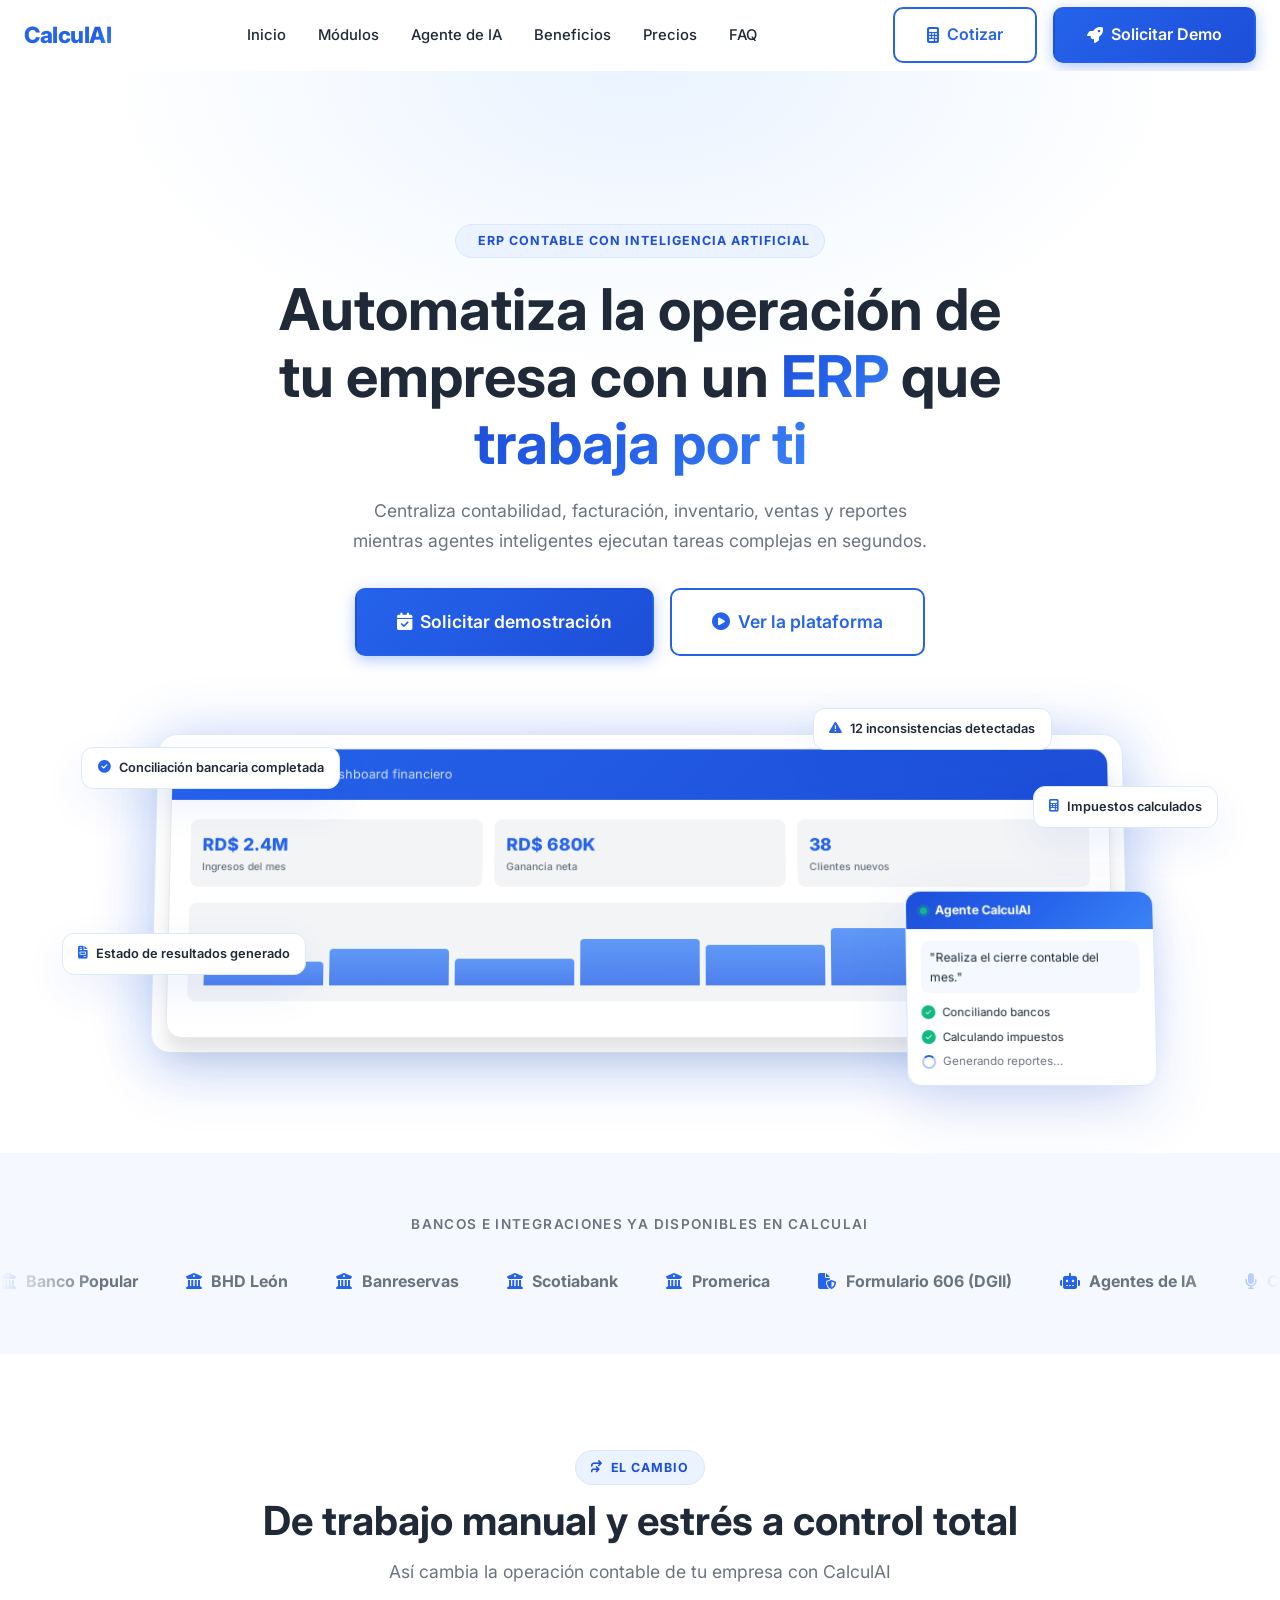
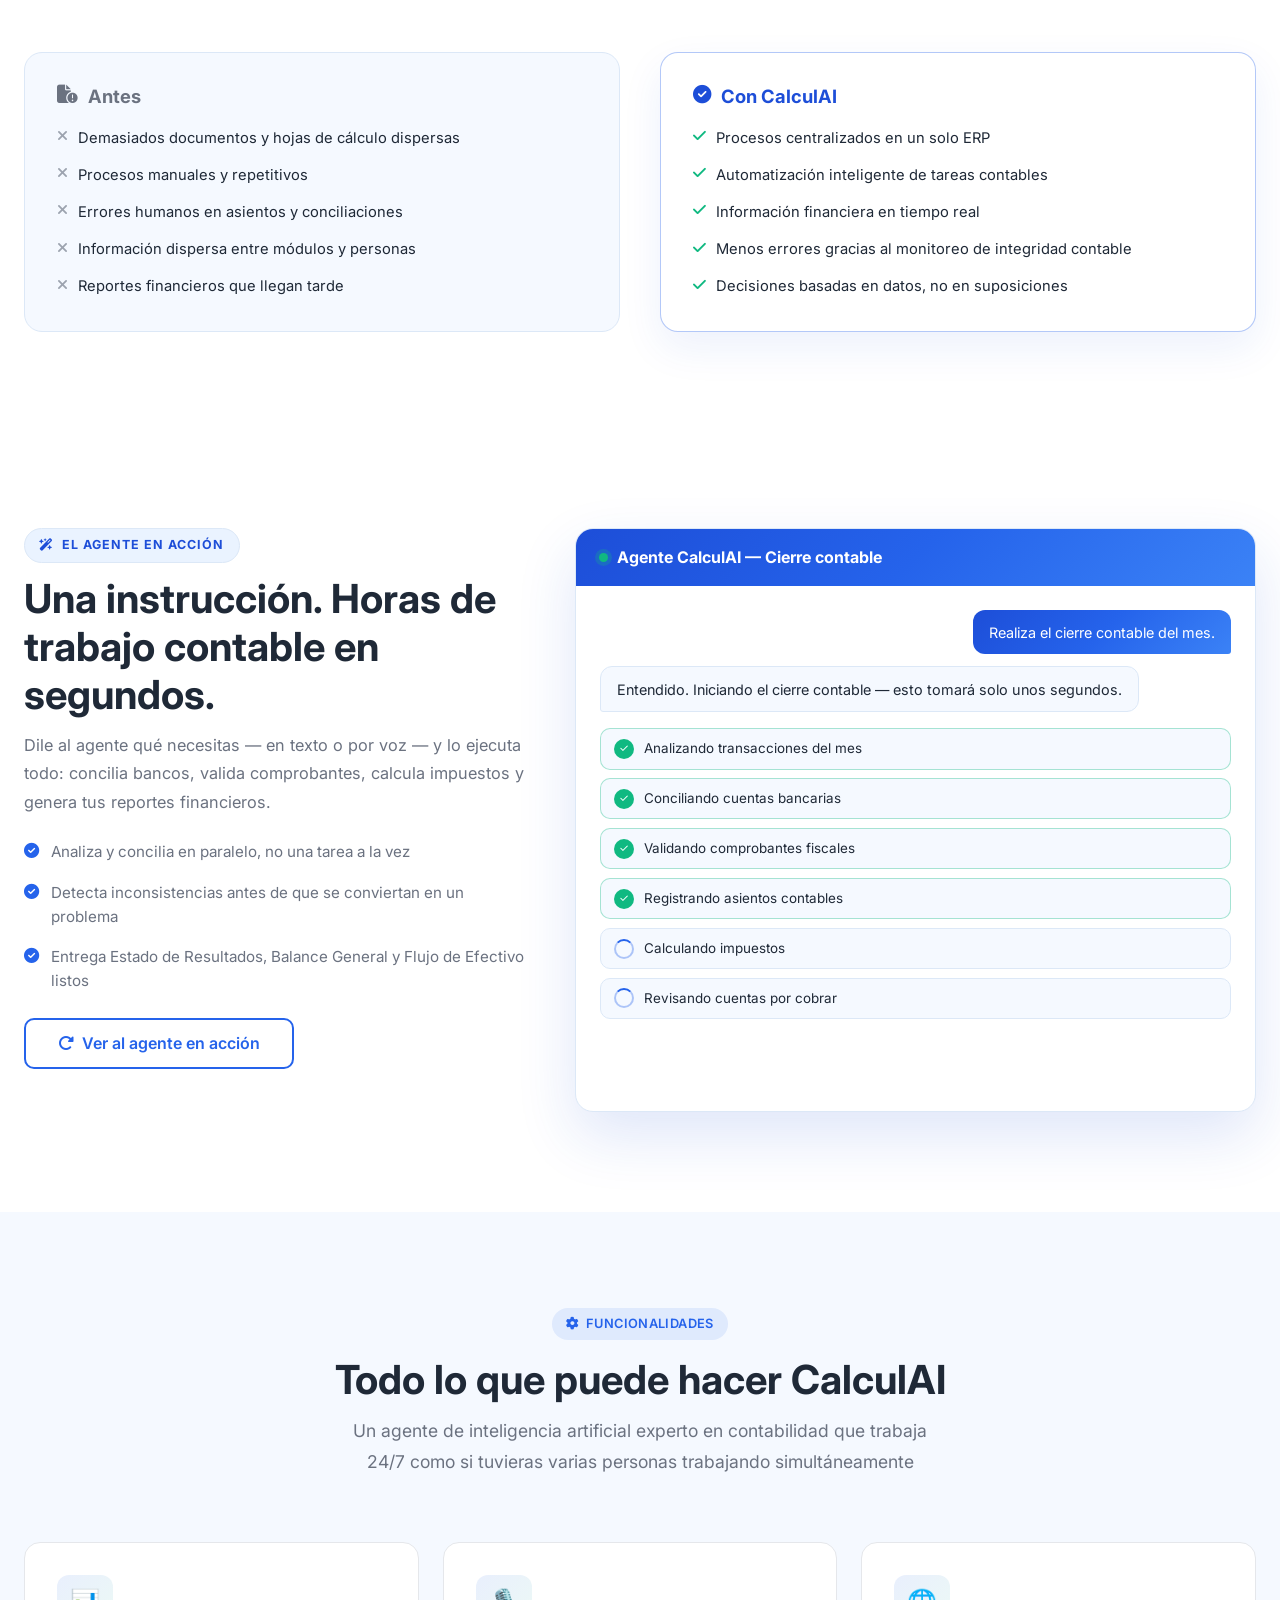
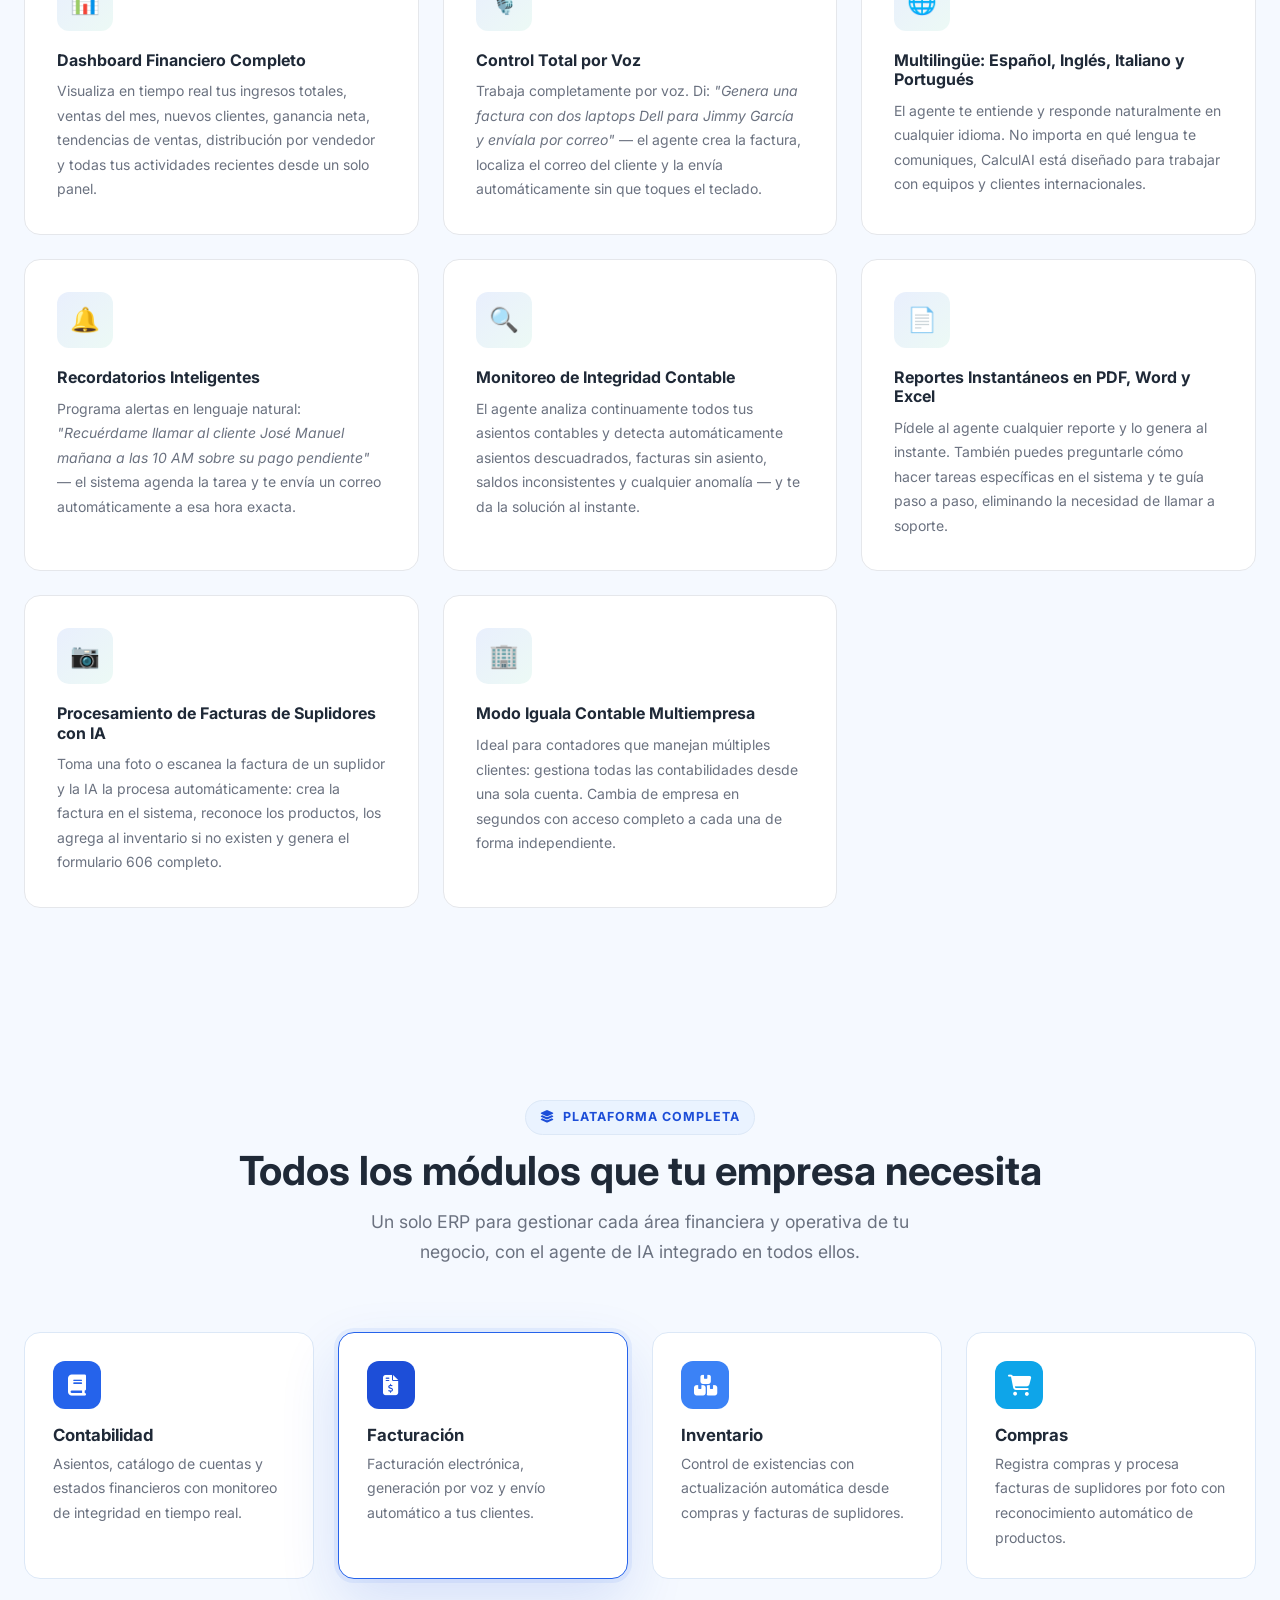
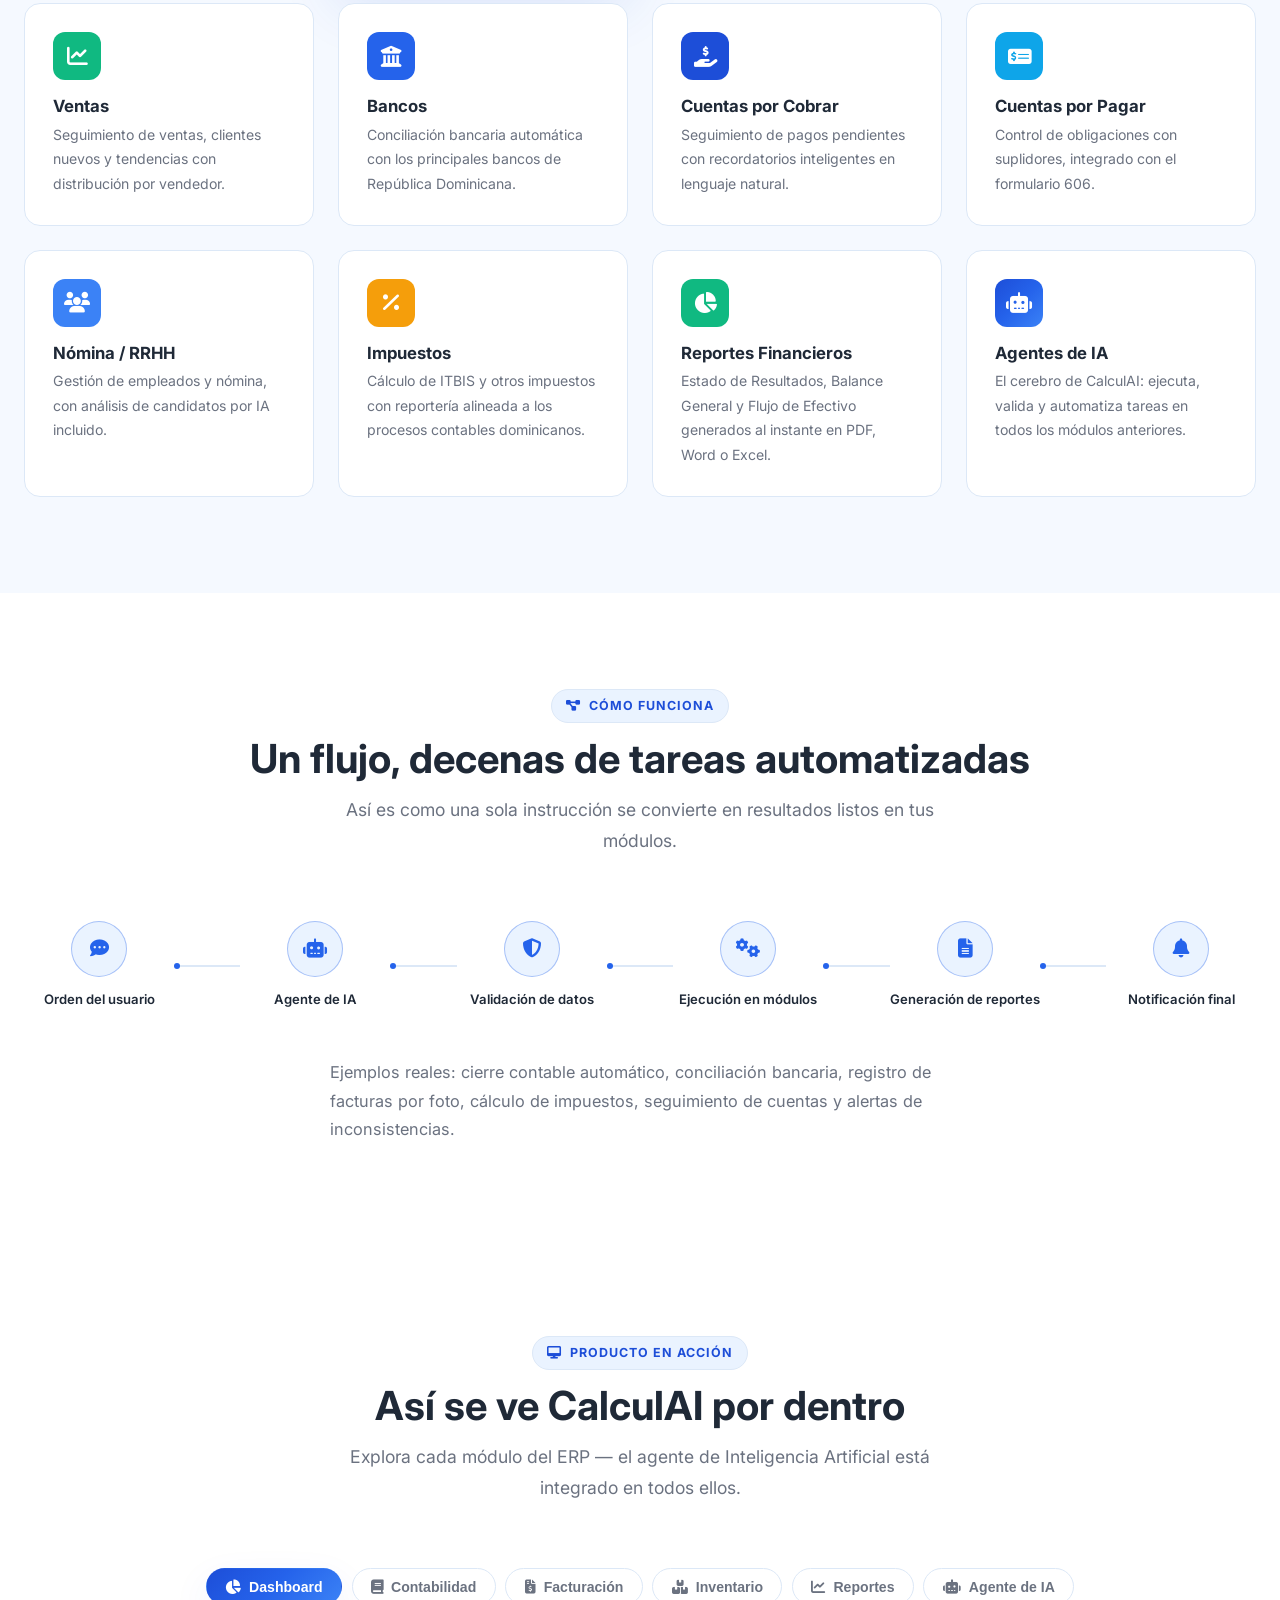
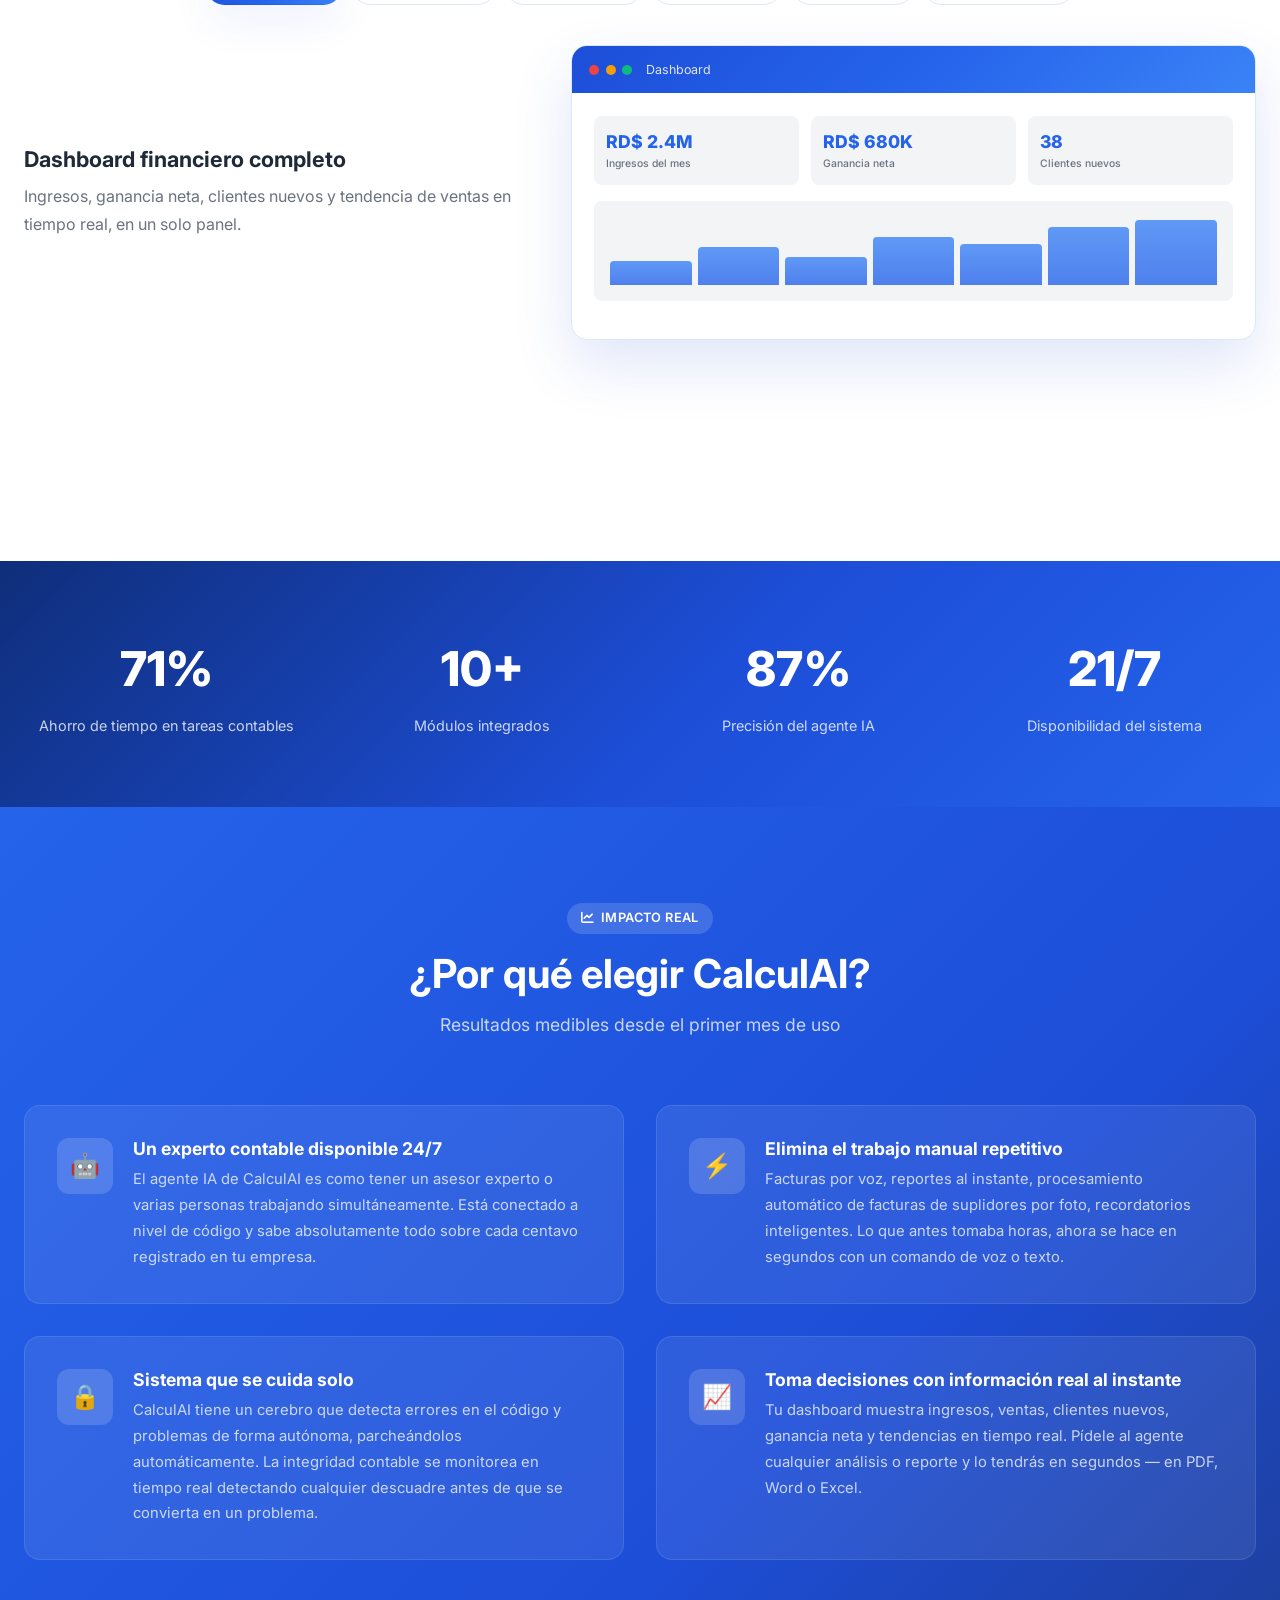
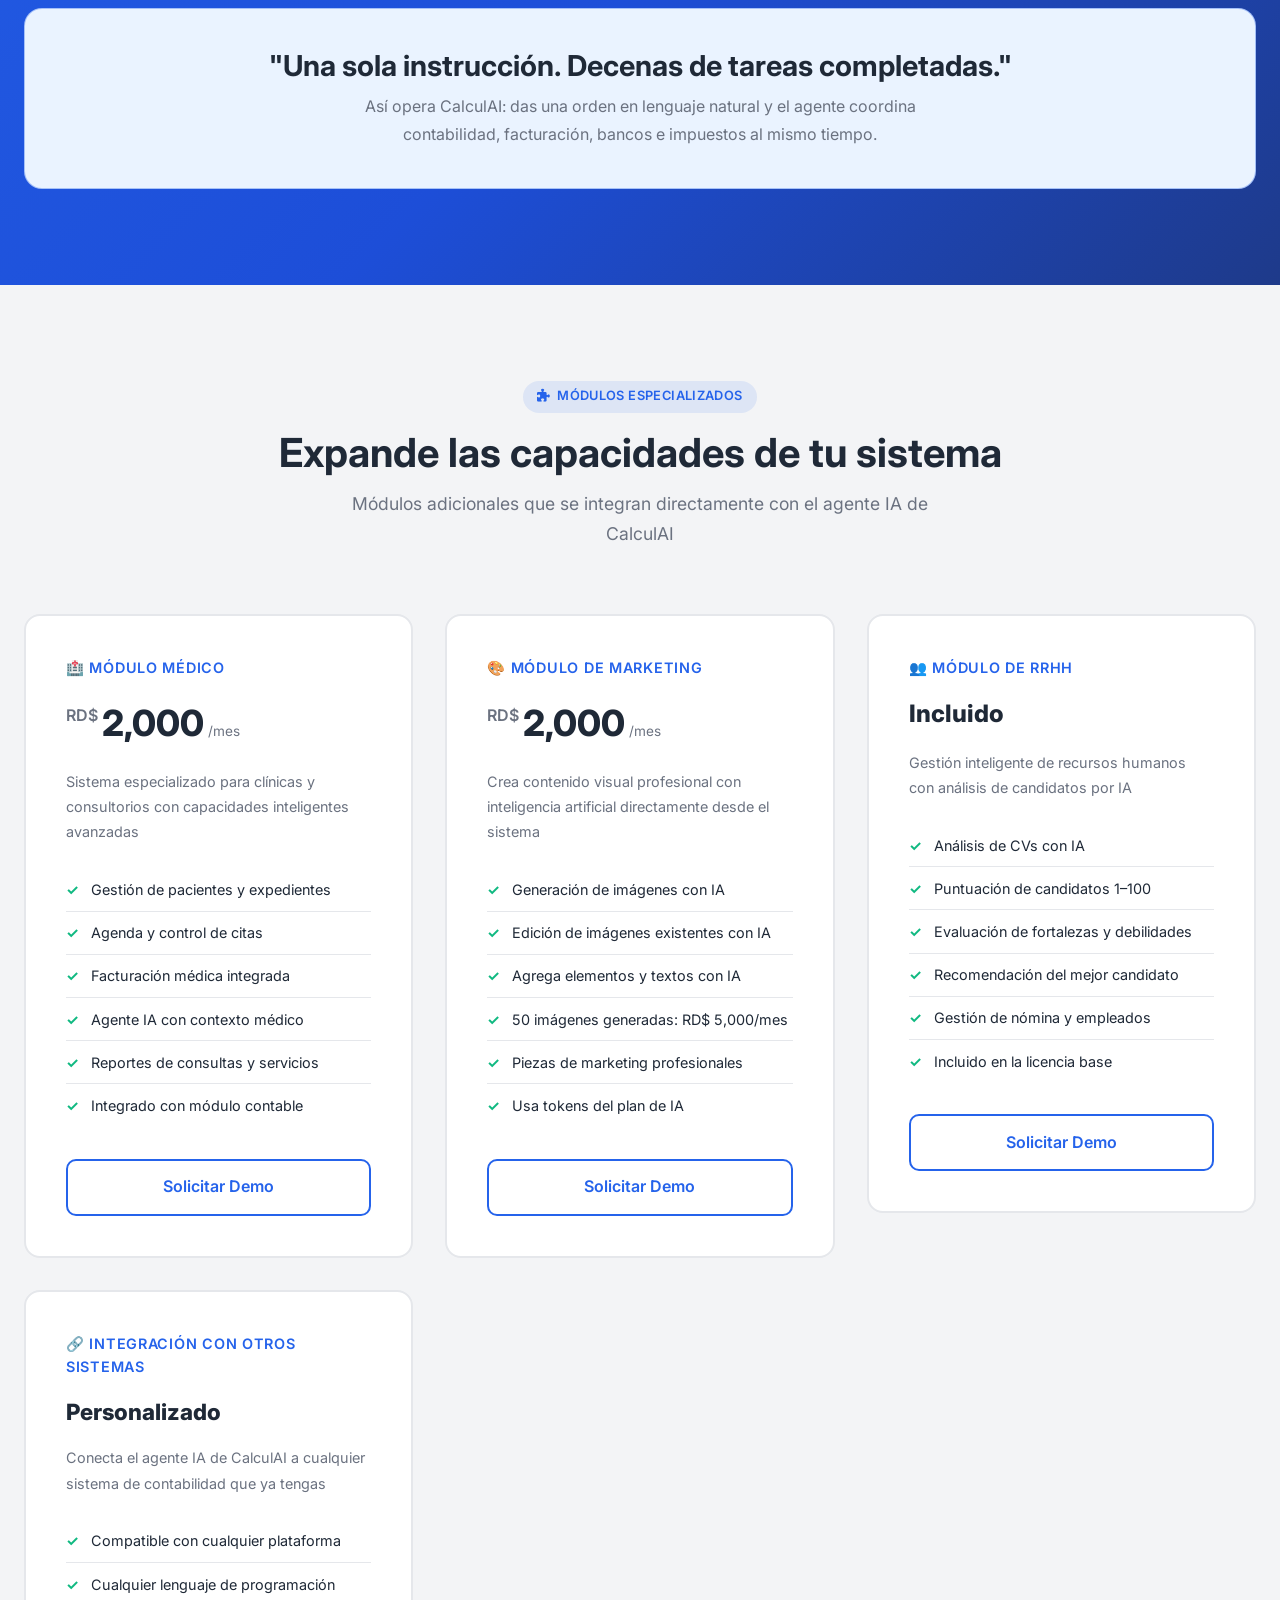
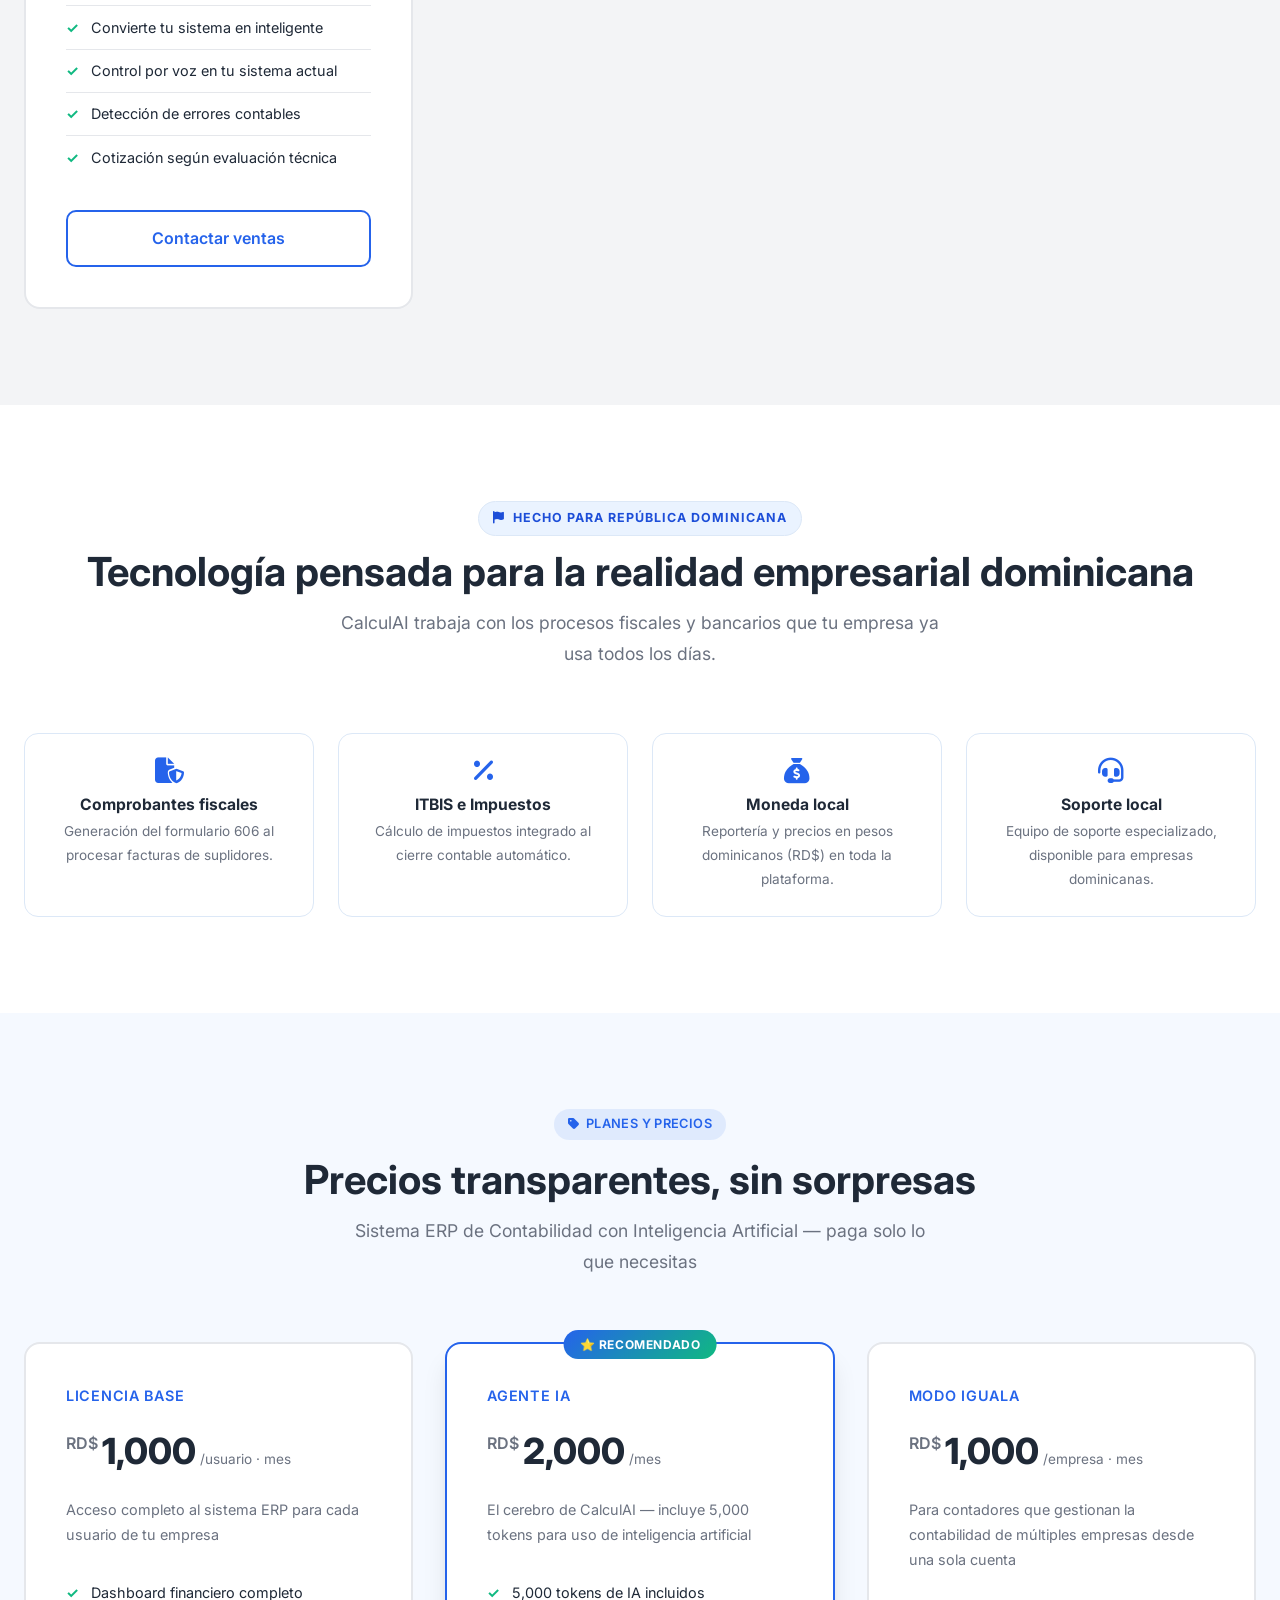
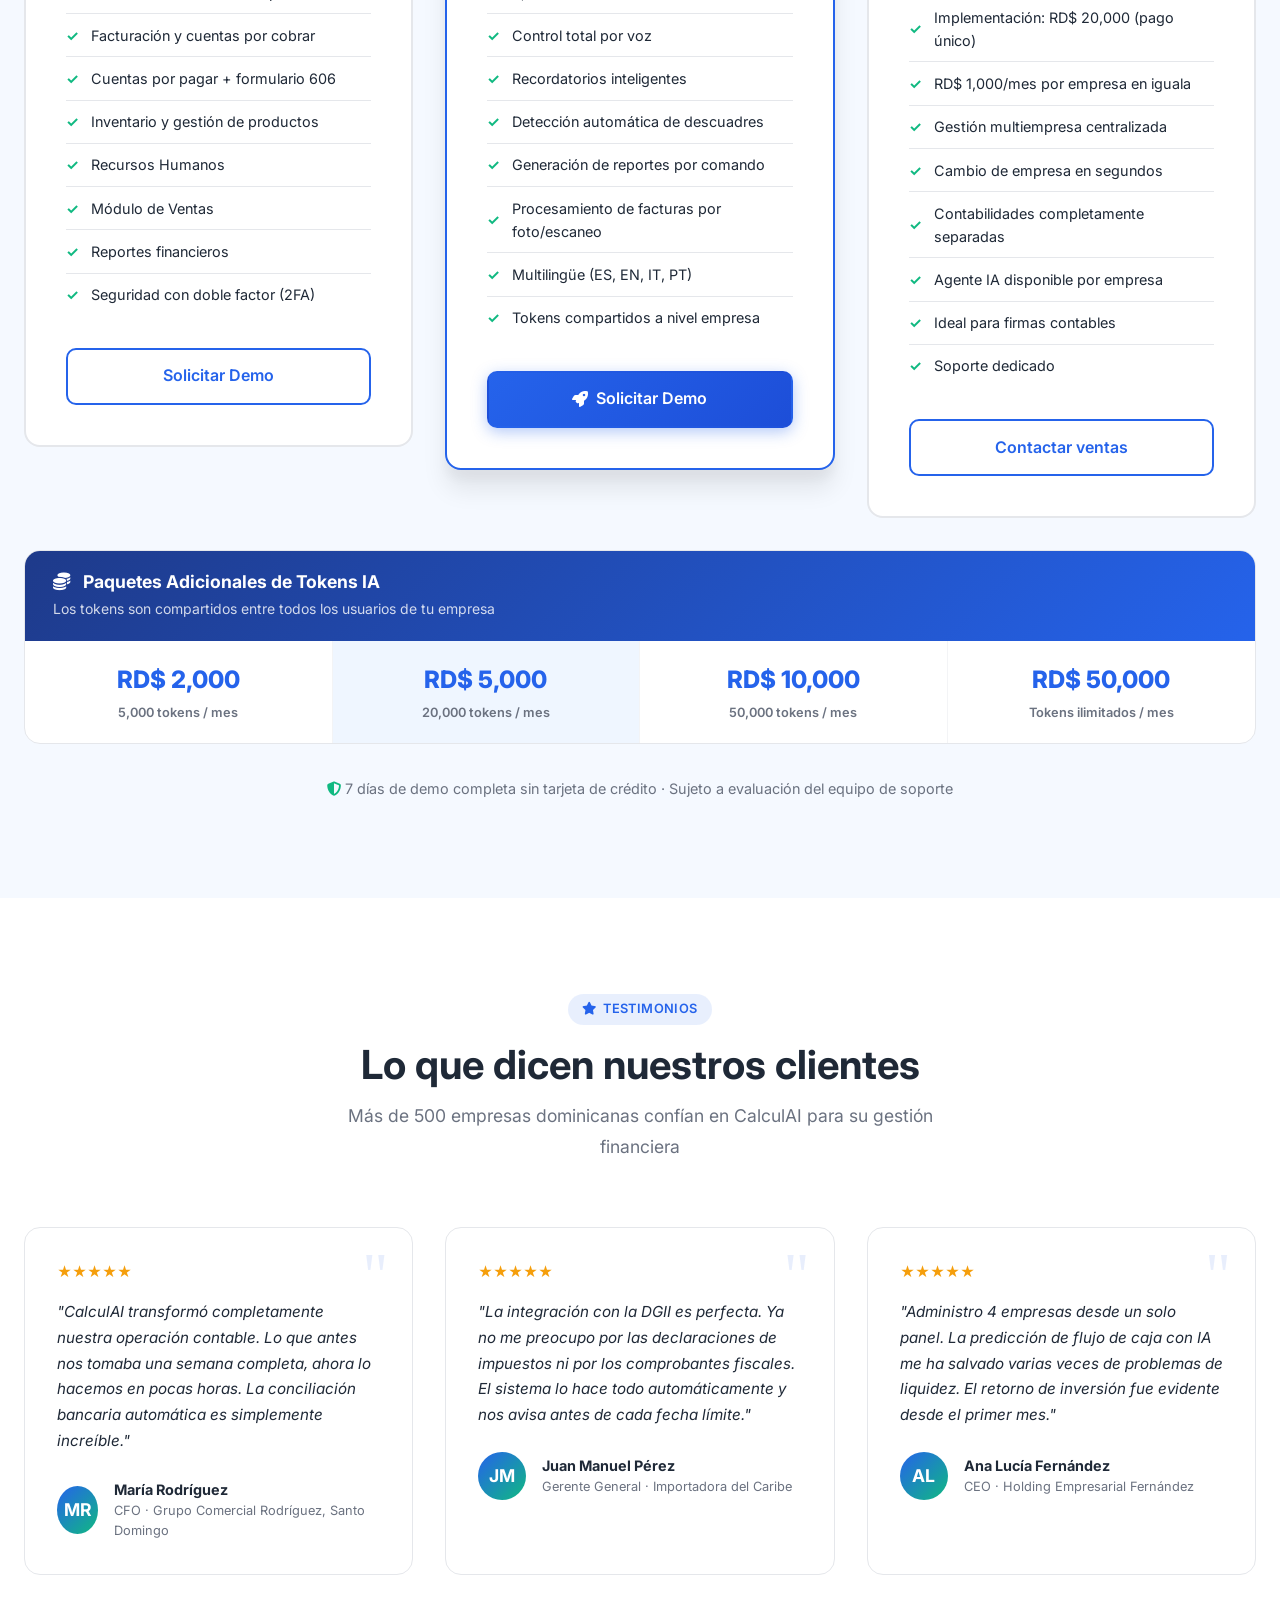
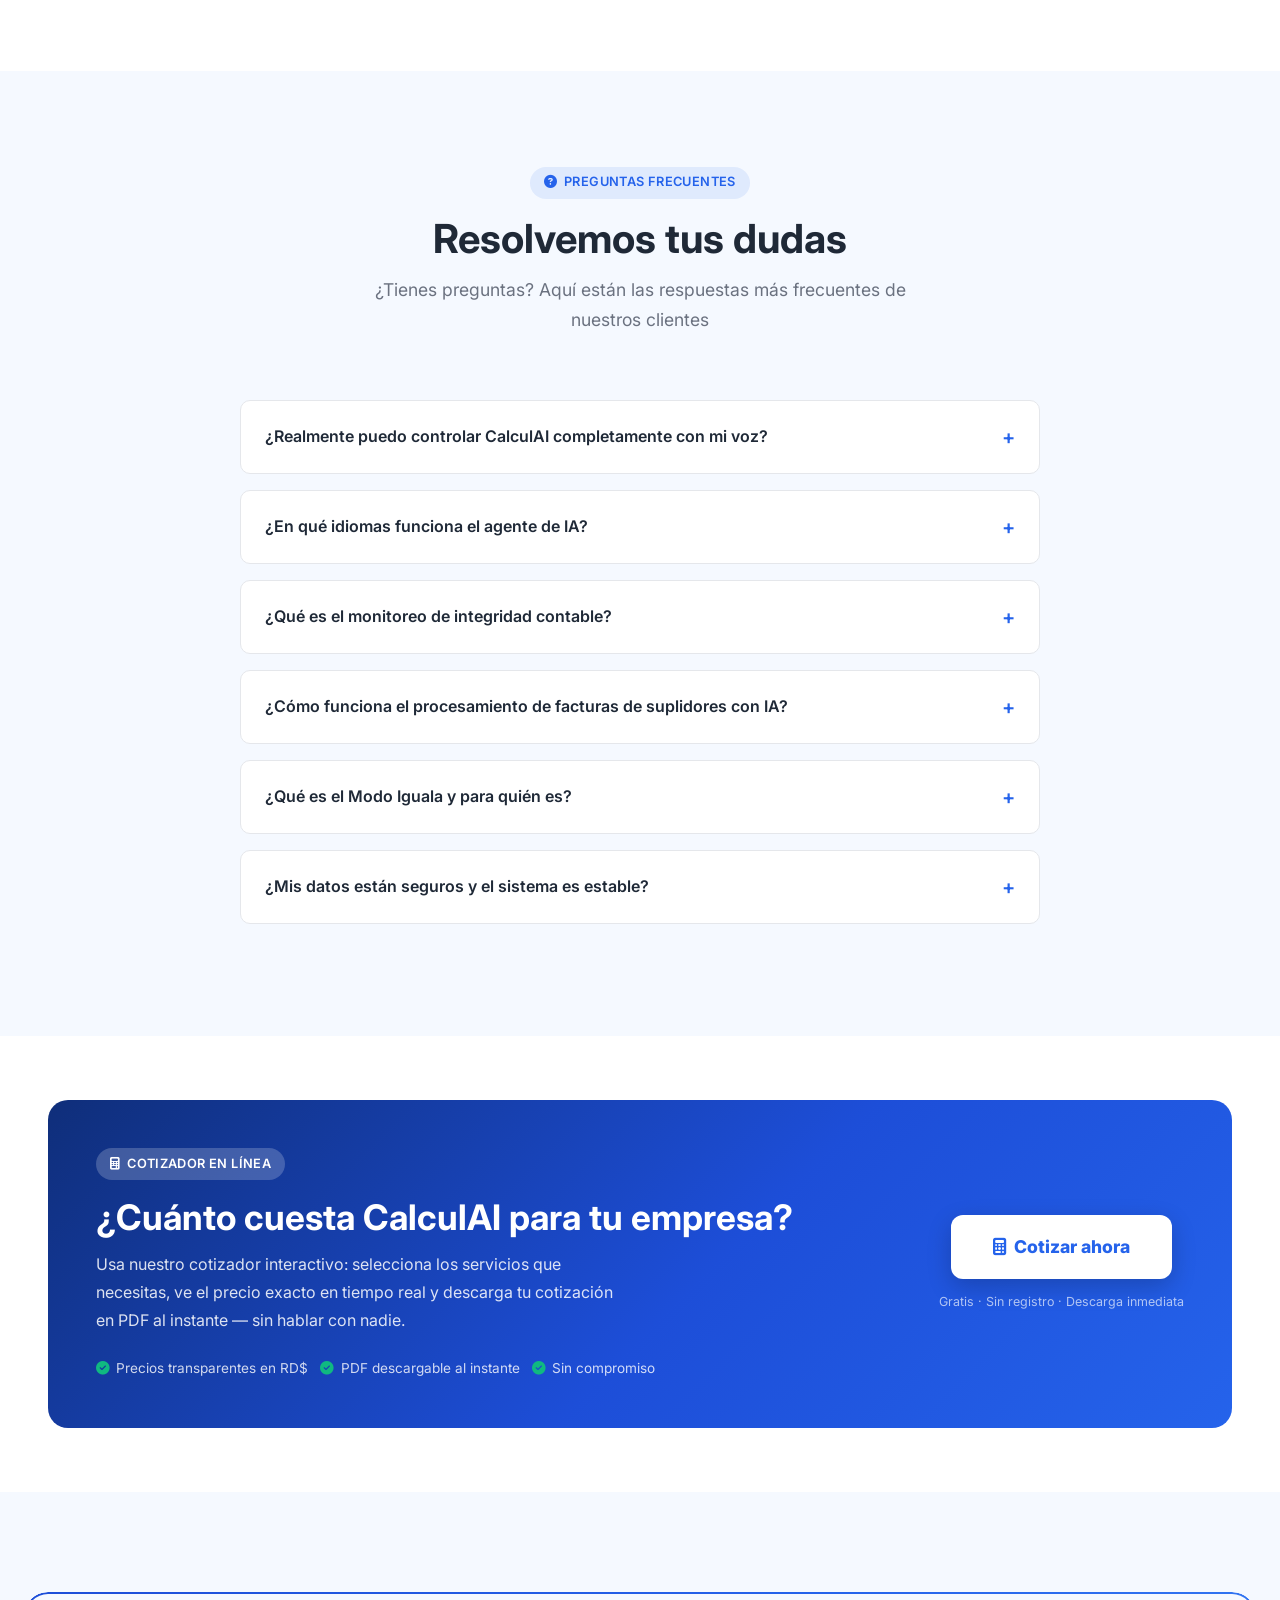
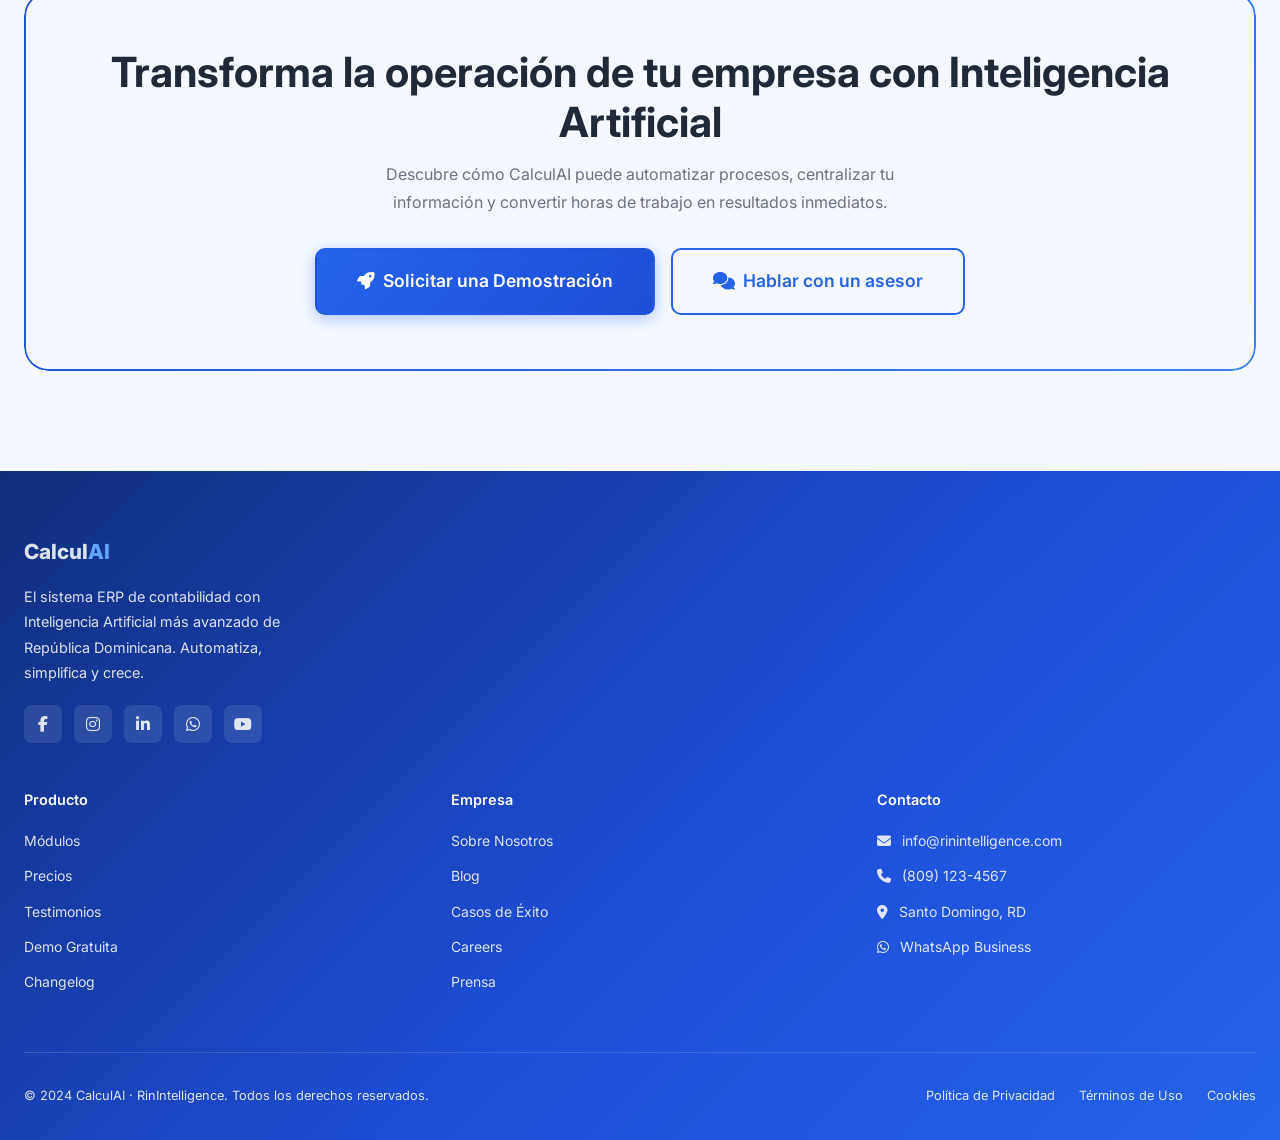
<file: index.html>
<!DOCTYPE html>
<html lang="es">
<head>
  <meta charset="UTF-8">
  <meta name="viewport" content="width=device-width, initial-scale=1.0">
  <title>CalculAI - Software de Contabilidad con Inteligencia Artificial | República Dominicana</title>
  <!-- Google Analytics -->
  <script async src="https://www.googletagmanager.com/gtag/js?id=G-DW20VYGH0G"></script>
  <script>
    window.dataLayer = window.dataLayer || [];
    function gtag(){dataLayer.push(arguments);}
    gtag('js', new Date());
    gtag('config', 'G-DW20VYGH0G');
  </script>
  <meta name="description" content="Automatiza tu contabilidad con IA. Facturación electrónica, conciliación bancaria, reportes en tiempo real. Cumple con DGII. Prueba gratis 7 días.">
  <meta name="keywords" content="contabilidad, ERP, inteligencia artificial, República Dominicana, DGII, facturación electrónica, software contable RD">
  <meta name="author" content="RinIntelligence">
  <meta name="robots" content="index, follow">
  <link rel="canonical" href="https://rinintelligence.com/">

  <!-- Open Graph -->
  <meta property="og:type" content="website">
  <meta property="og:url" content="https://rinintelligence.com/">
  <meta property="og:title" content="CalculAI - Inteligencia Artificial para tu Contabilidad">
  <meta property="og:description" content="Automatiza tu contabilidad, facturación y reportes financieros con el poder de la IA. Cumple con DGII sin complicaciones.">
  <meta property="og:locale" content="es_DO">
  <meta property="og:site_name" content="CalculAI">

  <!-- Twitter Cards -->
  <meta name="twitter:card" content="summary">
  <meta name="twitter:title" content="CalculAI - IA para tu Contabilidad">
  <meta name="twitter:description" content="Automatiza tu contabilidad con Inteligencia Artificial. Facturación DGII, conciliación bancaria, reportes en tiempo real.">

  <!-- Favicon -->
  <link rel="icon" type="image/svg+xml" href="data:image/svg+xml,%3Csvg xmlns='http://www.w3.org/2000/svg' viewBox='0 0 64 64'%3E%3Cdefs%3E%3ClinearGradient id='g' x1='0' y1='0' x2='1' y2='1'%3E%3Cstop offset='0' stop-color='%232563eb'/%3E%3Cstop offset='1' stop-color='%2310b981'/%3E%3C/linearGradient%3E%3C/defs%3E%3Crect width='64' height='64' rx='14' fill='url(%23g)'/%3E%3Ctext x='32' y='43' font-family='Arial,sans-serif' font-weight='800' font-size='30' fill='%23fff' text-anchor='middle'%3EC%3C/text%3E%3C/svg%3E">

  <!-- Fonts -->
  <link rel="preconnect" href="https://fonts.googleapis.com">
  <link rel="preconnect" href="https://fonts.gstatic.com" crossorigin>
  <link href="https://fonts.googleapis.com/css2?family=Inter:wght@400;500;600;700;800&display=swap" rel="stylesheet">

  <!-- Font Awesome -->
  <link rel="stylesheet" href="https://cdnjs.cloudflare.com/ajax/libs/font-awesome/6.5.0/css/all.min.css">

  <!-- Styles -->
  <link rel="stylesheet" href="assets/css/style.css">
  <link rel="stylesheet" href="assets/css/home-v2.css">

  <!-- Security Headers via meta -->
  <meta http-equiv="X-Content-Type-Options" content="nosniff">
  <meta http-equiv="X-Frame-Options" content="SAMEORIGIN">
</head>
<body>

<!-- ==================== NAVBAR ==================== -->
<nav class="navbar" id="navbar">
  <div class="nav-container">
    <a href="index.html" class="nav-logo">
      <span class="nav-logo-text">Calcul<span class="v2-grad-text">AI</span></span>
    </a>
    <ul class="nav-links">
      <li><a href="#inicio">Inicio</a></li>
      <li><a href="#modulos">Módulos</a></li>
      <li><a href="#agente-ia">Agente de IA</a></li>
      <li><a href="#beneficios">Beneficios</a></li>
      <li><a href="#precios">Precios</a></li>
      <li><a href="#faq">FAQ</a></li>
    </ul>
    <div class="nav-actions">
      <a href="cotizacion.html" class="btn btn-secondary" data-track="cotizar_clicked" data-track-loc="navbar">
        <i class="fas fa-calculator"></i> Cotizar
      </a>
      <a href="registro.html" class="btn btn-primary" data-track="cta_demo_clicked" data-track-loc="navbar">
        <i class="fas fa-rocket"></i> Solicitar Demo
      </a>
    </div>
    <button class="hamburger" id="hamburger" aria-label="Menú">
      <span></span><span></span><span></span>
    </button>
  </div>
</nav>

<main>

<!-- ==================== HERO ==================== -->
<section class="hero-v3" id="inicio" data-section="inicio">
  <div class="container">
    <div class="hero-v3-copy v2-reveal">
      <div class="v2-eyebrow"><i class="fas fa-sparkles"></i> ERP contable con Inteligencia Artificial</div>
      <h1 class="hero-v3-title">
        Automatiza la operación de tu empresa con un <span class="v2-grad-text">ERP</span> que <span class="v2-grad-text">trabaja por ti</span>
      </h1>
      <p class="hero-v3-desc">
        Centraliza contabilidad, facturación, inventario, ventas y reportes mientras agentes inteligentes ejecutan tareas complejas en segundos.
      </p>
      <div class="hero-v3-actions">
        <a href="registro.html" class="btn btn-primary btn-lg" data-track="cta_demo_clicked" data-track-loc="hero">
          <i class="fas fa-calendar-check"></i> Solicitar demostración
        </a>
        <a href="#showcase" class="btn btn-secondary btn-lg">
          <i class="fas fa-play-circle"></i> Ver la plataforma
        </a>
      </div>
    </div>

    <div class="hero-v3-showcase v2-reveal">
      <div class="hero-v3-glow" aria-hidden="true"></div>
      <div class="hero-v3-frame" id="heroParallaxFrame">
        <div class="dashboard-mockup hero-v3-mockup" role="img" aria-label="Dashboard financiero de CalculAI con KPIs y monitor de integridad contable">
          <div class="dashboard-header">
            <span class="dash-dot red"></span><span class="dash-dot yellow"></span><span class="dash-dot green"></span>
            <span class="dashboard-title">CalculAI — Dashboard financiero</span>
          </div>
          <div class="dashboard-body">
            <div class="dash-kpis">
              <div class="dash-kpi"><div class="dash-kpi-val">RD$ 2.4M</div><div class="dash-kpi-lbl">Ingresos del mes</div></div>
              <div class="dash-kpi"><div class="dash-kpi-val">RD$ 680K</div><div class="dash-kpi-lbl">Ganancia neta</div></div>
              <div class="dash-kpi"><div class="dash-kpi-val">38</div><div class="dash-kpi-lbl">Clientes nuevos</div></div>
            </div>
            <div class="dash-chart" aria-hidden="true">
              <div class="bar" style="height:35%"></div>
              <div class="bar" style="height:55%"></div>
              <div class="bar" style="height:40%"></div>
              <div class="bar" style="height:70%"></div>
              <div class="bar" style="height:60%"></div>
              <div class="bar" style="height:85%"></div>
              <div class="bar" style="height:95%"></div>
            </div>
          </div>
        </div>

        <div class="hero-agent-panel">
          <div class="hero-agent-panel-header"><span class="dot"></span> Agente CalculAI</div>
          <div class="hero-agent-panel-body">
            <div class="hero-agent-msg">"Realiza el cierre contable del mes."</div>
            <div class="hero-agent-tasks">
              <div class="hero-agent-task done"><span></span> Conciliando bancos</div>
              <div class="hero-agent-task done"><span></span> Calculando impuestos</div>
              <div class="hero-agent-task"><span></span> Generando reportes…</div>
            </div>
          </div>
        </div>
      </div>

      <div class="hero-v3-notif-wrap n1 v2-reveal stagger-1"><div class="hero-v3-notif"><i class="fas fa-check-circle"></i> Conciliación bancaria completada</div></div>
      <div class="hero-v3-notif-wrap n2 v2-reveal stagger-2"><div class="hero-v3-notif"><i class="fas fa-triangle-exclamation"></i> 12 inconsistencias detectadas</div></div>
      <div class="hero-v3-notif-wrap n3 v2-reveal stagger-3"><div class="hero-v3-notif"><i class="fas fa-file-invoice"></i> Estado de resultados generado</div></div>
      <div class="hero-v3-notif-wrap n4 v2-reveal stagger-4"><div class="hero-v3-notif"><i class="fas fa-calculator"></i> Impuestos calculados</div></div>
    </div>
  </div>
</section>

<!-- ==================== MARCAS / INTEGRACIONES EN MOVIMIENTO ==================== -->
<section class="marquee-section v2-alt-section" data-section="marquee">
  <div class="container">
    <p class="text-center" style="font-size:0.85rem;font-weight:600;text-transform:uppercase;letter-spacing:0.1em;color:var(--text-light);margin-bottom:2rem;">
      Bancos e integraciones ya disponibles en CalculAI
    </p>
  </div>
  <div class="marquee-mask">
    <div class="marquee-track" id="marqueeTrack">
      <span class="marquee-item"><i class="fas fa-building-columns"></i> Banco Popular</span>
      <span class="marquee-item"><i class="fas fa-building-columns"></i> BHD León</span>
      <span class="marquee-item"><i class="fas fa-building-columns"></i> Banreservas</span>
      <span class="marquee-item"><i class="fas fa-building-columns"></i> Scotiabank</span>
      <span class="marquee-item"><i class="fas fa-building-columns"></i> Promerica</span>
      <span class="marquee-item"><i class="fas fa-file-shield"></i> Formulario 606 (DGII)</span>
      <span class="marquee-item"><i class="fas fa-robot"></i> Agentes de IA</span>
      <span class="marquee-item"><i class="fas fa-microphone"></i> Control por Voz</span>
      <!-- Duplicado para loop infinito continuo -->
      <span class="marquee-item"><i class="fas fa-building-columns"></i> Banco Popular</span>
      <span class="marquee-item"><i class="fas fa-building-columns"></i> BHD León</span>
      <span class="marquee-item"><i class="fas fa-building-columns"></i> Banreservas</span>
      <span class="marquee-item"><i class="fas fa-building-columns"></i> Scotiabank</span>
      <span class="marquee-item"><i class="fas fa-building-columns"></i> Promerica</span>
      <span class="marquee-item"><i class="fas fa-file-shield"></i> Formulario 606 (DGII)</span>
      <span class="marquee-item"><i class="fas fa-robot"></i> Agentes de IA</span>
      <span class="marquee-item"><i class="fas fa-microphone"></i> Control por Voz</span>
    </div>
  </div>
</section>

<!-- ==================== PROBLEMA → SOLUCIÓN ==================== -->
<section class="section v2-light-section" data-section="problema_solucion">
  <div class="container">
    <div class="section-header text-center v2-reveal">
      <div class="v2-eyebrow"><i class="fas fa-arrows-turn-right"></i> El cambio</div>
      <h2 class="v2-section-title">De trabajo manual y estrés a control total</h2>
      <p class="v2-section-sub">Así cambia la operación contable de tu empresa con CalculAI</p>
    </div>
    <div class="problem-solution-grid">
      <div class="ps-col before v2-reveal">
        <h3><i class="fas fa-file-circle-exclamation"></i> Antes</h3>
        <ul class="ps-list">
          <li><i class="fas fa-xmark"></i> Demasiados documentos y hojas de cálculo dispersas</li>
          <li><i class="fas fa-xmark"></i> Procesos manuales y repetitivos</li>
          <li><i class="fas fa-xmark"></i> Errores humanos en asientos y conciliaciones</li>
          <li><i class="fas fa-xmark"></i> Información dispersa entre módulos y personas</li>
          <li><i class="fas fa-xmark"></i> Reportes financieros que llegan tarde</li>
        </ul>
      </div>
      <div class="ps-col after v2-reveal">
        <h3><i class="fas fa-circle-check"></i> Con CalculAI</h3>
        <ul class="ps-list">
          <li><i class="fas fa-check"></i> Procesos centralizados en un solo ERP</li>
          <li><i class="fas fa-check"></i> Automatización inteligente de tareas contables</li>
          <li><i class="fas fa-check"></i> Información financiera en tiempo real</li>
          <li><i class="fas fa-check"></i> Menos errores gracias al monitoreo de integridad contable</li>
          <li><i class="fas fa-check"></i> Decisiones basadas en datos, no en suposiciones</li>
        </ul>
      </div>
    </div>
  </div>
</section>

<!-- ==================== DEMO DEL AGENTE IA ==================== -->
<section class="agent-demo-section v2-light-section" id="agente-ia" data-section="agente_ia">
  <div class="container">
    <div class="agent-demo-grid">
      <div class="v2-reveal">
        <div class="v2-eyebrow"><i class="fas fa-wand-magic-sparkles"></i> El agente en acción</div>
        <h2 class="v2-section-title">Una instrucción. Horas de trabajo contable en segundos.</h2>
        <p class="v2-section-sub" style="margin:0;">Dile al agente qué necesitas — en texto o por voz — y lo ejecuta todo: concilia bancos, valida comprobantes, calcula impuestos y genera tus reportes financieros.</p>
        <ul class="agent-demo-list">
          <li><i class="fas fa-check-circle"></i> Analiza y concilia en paralelo, no una tarea a la vez</li>
          <li><i class="fas fa-check-circle"></i> Detecta inconsistencias antes de que se conviertan en un problema</li>
          <li><i class="fas fa-check-circle"></i> Entrega Estado de Resultados, Balance General y Flujo de Efectivo listos</li>
        </ul>
        <button class="btn btn-secondary" id="agentReplayBtn" style="margin-top:1.5rem;">
          <i class="fas fa-rotate-right"></i> Ver al agente en acción
        </button>
      </div>

      <div class="agent-chat-panel v2-reveal">
        <div class="agent-chat-header">
          <span class="dot"></span> Agente CalculAI — Cierre contable
        </div>
        <div class="agent-chat-body" id="agentChatBody"></div>
      </div>
    </div>
  </div>
</section>

<!-- ==================== CARACTERÍSTICAS DE IA ==================== -->
<section class="section features v2-alt-section" id="caracteristicas" data-section="caracteristicas">
  <div class="container">
    <div class="section-header text-center fade-in">
      <div class="badge"><i class="fas fa-cog"></i> Funcionalidades</div>
      <h2>Todo lo que puede hacer CalculAI</h2>
      <p>Un agente de inteligencia artificial experto en contabilidad que trabaja 24/7 como si tuvieras varias personas trabajando simultáneamente</p>
    </div>
    <div class="features-grid">

      <div class="feature-card fade-in stagger-1">
        <div class="feature-icon">📊</div>
        <h3>Dashboard Financiero Completo</h3>
        <p>Visualiza en tiempo real tus ingresos totales, ventas del mes, nuevos clientes, ganancia neta, tendencias de ventas, distribución por vendedor y todas tus actividades recientes desde un solo panel.</p>
      </div>

      <div class="feature-card fade-in stagger-2">
        <div class="feature-icon">🎙️</div>
        <h3>Control Total por Voz</h3>
        <p>Trabaja completamente por voz. Di: <em>"Genera una factura con dos laptops Dell para Jimmy García y envíala por correo"</em> — el agente crea la factura, localiza el correo del cliente y la envía automáticamente sin que toques el teclado.</p>
      </div>

      <div class="feature-card fade-in stagger-3">
        <div class="feature-icon">🌐</div>
        <h3>Multilingüe: Español, Inglés, Italiano y Portugués</h3>
        <p>El agente te entiende y responde naturalmente en cualquier idioma. No importa en qué lengua te comuniques, CalculAI está diseñado para trabajar con equipos y clientes internacionales.</p>
      </div>

      <div class="feature-card fade-in stagger-4">
        <div class="feature-icon">🔔</div>
        <h3>Recordatorios Inteligentes</h3>
        <p>Programa alertas en lenguaje natural: <em>"Recuérdame llamar al cliente José Manuel mañana a las 10 AM sobre su pago pendiente"</em> — el sistema agenda la tarea y te envía un correo automáticamente a esa hora exacta.</p>
      </div>

      <div class="feature-card fade-in stagger-1">
        <div class="feature-icon">🔍</div>
        <h3>Monitoreo de Integridad Contable</h3>
        <p>El agente analiza continuamente todos tus asientos contables y detecta automáticamente asientos descuadrados, facturas sin asiento, saldos inconsistentes y cualquier anomalía — y te da la solución al instante.</p>
      </div>

      <div class="feature-card fade-in stagger-2">
        <div class="feature-icon">📄</div>
        <h3>Reportes Instantáneos en PDF, Word y Excel</h3>
        <p>Pídele al agente cualquier reporte y lo genera al instante. También puedes preguntarle cómo hacer tareas específicas en el sistema y te guía paso a paso, eliminando la necesidad de llamar a soporte.</p>
      </div>

      <div class="feature-card fade-in stagger-3">
        <div class="feature-icon">📷</div>
        <h3>Procesamiento de Facturas de Suplidores con IA</h3>
        <p>Toma una foto o escanea la factura de un suplidor y la IA la procesa automáticamente: crea la factura en el sistema, reconoce los productos, los agrega al inventario si no existen y genera el formulario 606 completo.</p>
      </div>

      <div class="feature-card fade-in stagger-4">
        <div class="feature-icon">🏢</div>
        <h3>Modo Iguala Contable Multiempresa</h3>
        <p>Ideal para contadores que manejan múltiples clientes: gestiona todas las contabilidades desde una sola cuenta. Cambia de empresa en segundos con acceso completo a cada una de forma independiente.</p>
      </div>

    </div>
  </div>
</section>

<!-- ==================== MÓDULOS DEL ERP ==================== -->
<section class="section v2-alt-section" id="modulos" data-section="modulos_erp">
  <div class="container">
    <div class="section-header text-center v2-reveal">
      <div class="v2-eyebrow"><i class="fas fa-layer-group"></i> Plataforma completa</div>
      <h2 class="v2-section-title">Todos los módulos que tu empresa necesita</h2>
      <p class="v2-section-sub">Un solo ERP para gestionar cada área financiera y operativa de tu negocio, con el agente de IA integrado en todos ellos.</p>
    </div>
    <div class="modules-grid-v2">
      <div class="module-card-v2 v2-reveal">
        <div class="module-icon-v2" style="--module-color:#2563EB"><i class="fas fa-book"></i></div>
        <h3>Contabilidad</h3>
        <p>Asientos, catálogo de cuentas y estados financieros con monitoreo de integridad en tiempo real.</p>
      </div>
      <div class="module-card-v2 v2-reveal">
        <div class="module-icon-v2" style="--module-color:#1D4ED8"><i class="fas fa-file-invoice-dollar"></i></div>
        <h3>Facturación</h3>
        <p>Facturación electrónica, generación por voz y envío automático a tus clientes.</p>
      </div>
      <div class="module-card-v2 v2-reveal">
        <div class="module-icon-v2" style="--module-color:#3B82F6"><i class="fas fa-boxes-stacked"></i></div>
        <h3>Inventario</h3>
        <p>Control de existencias con actualización automática desde compras y facturas de suplidores.</p>
      </div>
      <div class="module-card-v2 v2-reveal">
        <div class="module-icon-v2" style="--module-color:#0EA5E9"><i class="fas fa-cart-shopping"></i></div>
        <h3>Compras</h3>
        <p>Registra compras y procesa facturas de suplidores por foto con reconocimiento automático de productos.</p>
      </div>
      <div class="module-card-v2 v2-reveal">
        <div class="module-icon-v2" style="--module-color:#10B981"><i class="fas fa-chart-line"></i></div>
        <h3>Ventas</h3>
        <p>Seguimiento de ventas, clientes nuevos y tendencias con distribución por vendedor.</p>
      </div>
      <div class="module-card-v2 v2-reveal">
        <div class="module-icon-v2" style="--module-color:#2563EB"><i class="fas fa-building-columns"></i></div>
        <h3>Bancos</h3>
        <p>Conciliación bancaria automática con los principales bancos de República Dominicana.</p>
      </div>
      <div class="module-card-v2 v2-reveal">
        <div class="module-icon-v2" style="--module-color:#1D4ED8"><i class="fas fa-hand-holding-dollar"></i></div>
        <h3>Cuentas por Cobrar</h3>
        <p>Seguimiento de pagos pendientes con recordatorios inteligentes en lenguaje natural.</p>
      </div>
      <div class="module-card-v2 v2-reveal">
        <div class="module-icon-v2" style="--module-color:#0EA5E9"><i class="fas fa-money-check-dollar"></i></div>
        <h3>Cuentas por Pagar</h3>
        <p>Control de obligaciones con suplidores, integrado con el formulario 606.</p>
      </div>
      <div class="module-card-v2 v2-reveal">
        <div class="module-icon-v2" style="--module-color:#3B82F6"><i class="fas fa-users"></i></div>
        <h3>Nómina / RRHH</h3>
        <p>Gestión de empleados y nómina, con análisis de candidatos por IA incluido.</p>
      </div>
      <div class="module-card-v2 v2-reveal">
        <div class="module-icon-v2" style="--module-color:#F59E0B"><i class="fas fa-percent"></i></div>
        <h3>Impuestos</h3>
        <p>Cálculo de ITBIS y otros impuestos con reportería alineada a los procesos contables dominicanos.</p>
      </div>
      <div class="module-card-v2 v2-reveal">
        <div class="module-icon-v2" style="--module-color:#10B981"><i class="fas fa-chart-pie"></i></div>
        <h3>Reportes Financieros</h3>
        <p>Estado de Resultados, Balance General y Flujo de Efectivo generados al instante en PDF, Word o Excel.</p>
      </div>
      <div class="module-card-v2 v2-reveal">
        <div class="module-icon-v2" style="background:var(--gradient-primary)"><i class="fas fa-robot"></i></div>
        <h3>Agentes de IA</h3>
        <p>El cerebro de CalculAI: ejecuta, valida y automatiza tareas en todos los módulos anteriores.</p>
      </div>
    </div>
  </div>
</section>

<!-- ==================== AUTOMATIZACIÓN ==================== -->
<section class="section v2-light-section" data-section="automatizacion">
  <div class="container">
    <div class="section-header text-center v2-reveal">
      <div class="v2-eyebrow"><i class="fas fa-diagram-project"></i> Cómo funciona</div>
      <h2 class="v2-section-title">Un flujo, decenas de tareas automatizadas</h2>
      <p class="v2-section-sub">Así es como una sola instrucción se convierte en resultados listos en tus módulos.</p>
    </div>
    <div class="automation-flow v2-reveal">
      <div class="automation-node"><div class="automation-node-icon"><i class="fas fa-comment-dots"></i></div><span>Orden del usuario</span></div>
      <div class="automation-connector"></div>
      <div class="automation-node"><div class="automation-node-icon"><i class="fas fa-robot"></i></div><span>Agente de IA</span></div>
      <div class="automation-connector"></div>
      <div class="automation-node"><div class="automation-node-icon"><i class="fas fa-shield-halved"></i></div><span>Validación de datos</span></div>
      <div class="automation-connector"></div>
      <div class="automation-node"><div class="automation-node-icon"><i class="fas fa-gears"></i></div><span>Ejecución en módulos</span></div>
      <div class="automation-connector"></div>
      <div class="automation-node"><div class="automation-node-icon"><i class="fas fa-file-lines"></i></div><span>Generación de reportes</span></div>
      <div class="automation-connector"></div>
      <div class="automation-node"><div class="automation-node-icon"><i class="fas fa-bell"></i></div><span>Notificación final</span></div>
    </div>
    <p class="v2-section-sub v2-reveal" style="margin-top:2.5rem;">
      Ejemplos reales: cierre contable automático, conciliación bancaria, registro de facturas por foto, cálculo de impuestos, seguimiento de cuentas y alertas de inconsistencias.
    </p>
  </div>
</section>

<!-- ==================== CAPTURAS DEL SISTEMA (SHOWCASE) ==================== -->
<section class="section showcase-section v2-light-section" id="showcase" data-section="producto_accion">
  <div class="container">
    <div class="section-header text-center v2-reveal">
      <div class="v2-eyebrow"><i class="fas fa-desktop"></i> Producto en acción</div>
      <h2 class="v2-section-title">Así se ve CalculAI por dentro</h2>
      <p class="v2-section-sub">Explora cada módulo del ERP — el agente de Inteligencia Artificial está integrado en todos ellos.</p>
    </div>

    <div class="showcase-tabs v2-reveal" role="tablist" aria-label="Módulos de CalculAI">
      <button class="showcase-tab active" data-target="tab-dashboard" role="tab" aria-selected="true">
        <i class="fas fa-chart-pie"></i> Dashboard
      </button>
      <button class="showcase-tab" data-target="tab-contabilidad" role="tab" aria-selected="false">
        <i class="fas fa-book"></i> Contabilidad
      </button>
      <button class="showcase-tab" data-target="tab-facturacion" role="tab" aria-selected="false">
        <i class="fas fa-file-invoice-dollar"></i> Facturación
      </button>
      <button class="showcase-tab" data-target="tab-inventario" role="tab" aria-selected="false">
        <i class="fas fa-boxes-stacked"></i> Inventario
      </button>
      <button class="showcase-tab" data-target="tab-reportes" role="tab" aria-selected="false">
        <i class="fas fa-chart-line"></i> Reportes
      </button>
      <button class="showcase-tab" data-target="tab-agente" role="tab" aria-selected="false">
        <i class="fas fa-robot"></i> Agente de IA
      </button>
    </div>

    <div class="showcase-stage v2-reveal">

      <div class="showcase-panel active" id="tab-dashboard">
        <div class="showcase-panel-text">
          <h3>Dashboard financiero completo</h3>
          <p>Ingresos, ganancia neta, clientes nuevos y tendencia de ventas en tiempo real, en un solo panel.</p>
        </div>
        <div class="showcase-frame">
          <div class="showcase-frame-header">
            <span class="dash-dot red"></span><span class="dash-dot yellow"></span><span class="dash-dot green"></span>
            <span class="dashboard-title">Dashboard</span>
          </div>
          <div class="showcase-frame-body">
            <div class="dash-kpis">
              <div class="dash-kpi"><div class="dash-kpi-val">RD$ 2.4M</div><div class="dash-kpi-lbl">Ingresos del mes</div></div>
              <div class="dash-kpi"><div class="dash-kpi-val">RD$ 680K</div><div class="dash-kpi-lbl">Ganancia neta</div></div>
              <div class="dash-kpi"><div class="dash-kpi-val">38</div><div class="dash-kpi-lbl">Clientes nuevos</div></div>
            </div>
            <div class="dash-chart" aria-hidden="true">
              <div class="bar" style="height:35%"></div><div class="bar" style="height:55%"></div>
              <div class="bar" style="height:40%"></div><div class="bar" style="height:70%"></div>
              <div class="bar" style="height:60%"></div><div class="bar" style="height:85%"></div>
              <div class="bar" style="height:95%"></div>
            </div>
          </div>
        </div>
      </div>

      <div class="showcase-panel" id="tab-contabilidad">
        <div class="showcase-panel-text">
          <h3>Monitoreo de integridad contable</h3>
          <p>El agente revisa cada asiento en tiempo real y marca descuadres antes de que se conviertan en un problema.</p>
        </div>
        <div class="showcase-frame">
          <div class="showcase-frame-header">
            <span class="dash-dot red"></span><span class="dash-dot yellow"></span><span class="dash-dot green"></span>
            <span class="dashboard-title">Catálogo de cuentas</span>
          </div>
          <div class="showcase-frame-body">
            <div class="sc-list">
              <div class="sc-list-item"><span>Asiento #3021 · Ventas contado</span><span class="sc-badge ok">Cuadrado</span></div>
              <div class="sc-list-item"><span>Asiento #3022 · Compra suplidor</span><span class="sc-badge ok">Cuadrado</span></div>
              <div class="sc-list-item"><span>Asiento #3023 · Nómina quincenal</span><span class="sc-badge warn">Revisar</span></div>
              <div class="sc-list-item"><span>Conciliación bancaria · Popular</span><span class="sc-badge ok">Al día</span></div>
            </div>
          </div>
        </div>
      </div>

      <div class="showcase-panel" id="tab-facturacion">
        <div class="showcase-panel-text">
          <h3>Facturación electrónica por voz</h3>
          <p>Crea, envía y da seguimiento a tus facturas hablando con el agente — sin tocar el teclado.</p>
        </div>
        <div class="showcase-frame">
          <div class="showcase-frame-header">
            <span class="dash-dot red"></span><span class="dash-dot yellow"></span><span class="dash-dot green"></span>
            <span class="dashboard-title">Factura #10458</span>
          </div>
          <div class="showcase-frame-body">
            <div class="sc-invoice">
              <div class="sc-invoice-row"><span>2 × Laptop Dell Inspiron 15</span><span>RD$ 68,000</span></div>
              <div class="sc-invoice-row"><span>ITBIS (18%)</span><span>RD$ 12,240</span></div>
              <div class="sc-invoice-total"><span>Total</span><span>RD$ 80,240</span></div>
              <div class="sc-badge ok" style="margin-top:0.75rem;"><i class="fas fa-microphone"></i>&nbsp;Generada y enviada por voz</div>
            </div>
          </div>
        </div>
      </div>

      <div class="showcase-panel" id="tab-inventario">
        <div class="showcase-panel-text">
          <h3>Inventario siempre actualizado</h3>
          <p>Las compras y facturas de suplidores procesadas por IA actualizan tus existencias automáticamente.</p>
        </div>
        <div class="showcase-frame">
          <div class="showcase-frame-header">
            <span class="dash-dot red"></span><span class="dash-dot yellow"></span><span class="dash-dot green"></span>
            <span class="dashboard-title">Existencias</span>
          </div>
          <div class="showcase-frame-body">
            <div class="sc-list">
              <div class="sc-stock-row"><span>Laptop Dell Inspiron 15</span><div class="sc-stock-bar"><span style="width:72%"></span></div></div>
              <div class="sc-stock-row"><span>Monitor LG 24"</span><div class="sc-stock-bar"><span style="width:40%"></span></div></div>
              <div class="sc-stock-row"><span>Teclado inalámbrico</span><div class="sc-stock-bar warn"><span style="width:15%"></span></div></div>
            </div>
          </div>
        </div>
      </div>

      <div class="showcase-panel" id="tab-reportes">
        <div class="showcase-panel-text">
          <h3>Reportes financieros al instante</h3>
          <p>Estado de Resultados, Balance General y Flujo de Efectivo, listos en PDF, Word o Excel con un solo comando.</p>
        </div>
        <div class="showcase-frame">
          <div class="showcase-frame-header">
            <span class="dash-dot red"></span><span class="dash-dot yellow"></span><span class="dash-dot green"></span>
            <span class="dashboard-title">Reportes</span>
          </div>
          <div class="showcase-frame-body">
            <div class="sc-reports">
              <div class="sc-report-card"><i class="fas fa-file-invoice"></i><span>Estado de Resultados</span></div>
              <div class="sc-report-card"><i class="fas fa-scale-balanced"></i><span>Balance General</span></div>
              <div class="sc-report-card"><i class="fas fa-money-bill-trend-up"></i><span>Flujo de Efectivo</span></div>
            </div>
          </div>
        </div>
      </div>

      <div class="showcase-panel" id="tab-agente">
        <div class="showcase-panel-text">
          <h3>Un agente que ejecuta, no solo responde</h3>
          <p>Dale una instrucción en lenguaje natural y el agente coordina varios módulos a la vez para completarla.</p>
        </div>
        <div class="showcase-frame">
          <div class="showcase-frame-header">
            <span class="dash-dot red"></span><span class="dash-dot yellow"></span><span class="dash-dot green"></span>
            <span class="dashboard-title">Agente CalculAI</span>
          </div>
          <div class="showcase-frame-body">
            <div class="sc-list">
              <div class="sc-list-item"><span>Conciliando cuentas bancarias</span><span class="sc-badge ok">✓</span></div>
              <div class="sc-list-item"><span>Calculando ITBIS del período</span><span class="sc-badge ok">✓</span></div>
              <div class="sc-list-item"><span>Generando Estado de Resultados</span><span class="sc-badge ok">✓</span></div>
            </div>
          </div>
        </div>
      </div>

    </div>
  </div>
</section>

<!-- ==================== MÉTRICAS ==================== -->
<section class="metrics-band" data-section="metricas">
  <div class="container">
    <div class="metrics-band-grid">
      <div class="v2-reveal">
        <div class="metrics-band-num" data-count="80" data-suffix="%">0%</div>
        <div class="metrics-band-label">Ahorro de tiempo en tareas contables</div>
      </div>
      <div class="v2-reveal">
        <div class="metrics-band-num" data-count="12" data-suffix="+">0+</div>
        <div class="metrics-band-label">Módulos integrados</div>
      </div>
      <div class="v2-reveal">
        <div class="metrics-band-num" data-count="99" data-suffix="%">0%</div>
        <div class="metrics-band-label">Precisión del agente IA</div>
      </div>
      <div class="v2-reveal">
        <div class="metrics-band-num" data-count="24" data-suffix="/7">0/7</div>
        <div class="metrics-band-label">Disponibilidad del sistema</div>
      </div>
    </div>
  </div>
</section>

<!-- ==================== BENEFICIOS ==================== -->
<section class="section benefits" id="beneficios" data-section="beneficios">
  <div class="container">
    <div class="section-header text-center fade-in">
      <div class="badge" style="background:rgba(255,255,255,0.15); color:#fff;">
        <i class="fas fa-chart-line"></i> Impacto Real
      </div>
      <h2>¿Por qué elegir CalculAI?</h2>
      <p>Resultados medibles desde el primer mes de uso</p>
    </div>
    <div class="benefits-grid">
      <div class="benefit-item fade-in stagger-1">
        <div class="benefit-icon">🤖</div>
        <div class="benefit-text">
          <h3>Un experto contable disponible 24/7</h3>
          <p>El agente IA de CalculAI es como tener un asesor experto o varias personas trabajando simultáneamente. Está conectado a nivel de código y sabe absolutamente todo sobre cada centavo registrado en tu empresa.</p>
        </div>
      </div>
      <div class="benefit-item fade-in stagger-2">
        <div class="benefit-icon">⚡</div>
        <div class="benefit-text">
          <h3>Elimina el trabajo manual repetitivo</h3>
          <p>Facturas por voz, reportes al instante, procesamiento automático de facturas de suplidores por foto, recordatorios inteligentes. Lo que antes tomaba horas, ahora se hace en segundos con un comando de voz o texto.</p>
        </div>
      </div>
      <div class="benefit-item fade-in stagger-3">
        <div class="benefit-icon">🔒</div>
        <div class="benefit-text">
          <h3>Sistema que se cuida solo</h3>
          <p>CalculAI tiene un cerebro que detecta errores en el código y problemas de forma autónoma, parcheándolos automáticamente. La integridad contable se monitorea en tiempo real detectando cualquier descuadre antes de que se convierta en un problema.</p>
        </div>
      </div>
      <div class="benefit-item fade-in stagger-4">
        <div class="benefit-icon">📈</div>
        <div class="benefit-text">
          <h3>Toma decisiones con información real al instante</h3>
          <p>Tu dashboard muestra ingresos, ventas, clientes nuevos, ganancia neta y tendencias en tiempo real. Pídele al agente cualquier análisis o reporte y lo tendrás en segundos — en PDF, Word o Excel.</p>
        </div>
      </div>
    </div>

    <div class="benefits-highlight v2-reveal">
      <h3>"Una sola instrucción. Decenas de tareas completadas."</h3>
      <p>Así opera CalculAI: das una orden en lenguaje natural y el agente coordina contabilidad, facturación, bancos e impuestos al mismo tiempo.</p>
    </div>
  </div>
</section>

<!-- ==================== MÓDULOS ADICIONALES ==================== -->
<section class="section" style="background:var(--gray-light);">
  <div class="container">
    <div class="section-header text-center fade-in">
      <div class="badge"><i class="fas fa-puzzle-piece"></i> Módulos Especializados</div>
      <h2>Expande las capacidades de tu sistema</h2>
      <p>Módulos adicionales que se integran directamente con el agente IA de CalculAI</p>
    </div>
    <div class="pricing-grid" style="margin-top:2rem;">

      <div class="pricing-card fade-in stagger-1">
        <div class="plan-name">🏥 Módulo Médico</div>
        <div class="plan-price">
          <span class="plan-currency">RD$</span>
          <span class="plan-amount">2,000</span>
          <span class="plan-period">/mes</span>
        </div>
        <p class="plan-description">Sistema especializado para clínicas y consultorios con capacidades inteligentes avanzadas</p>
        <ul class="plan-features">
          <li><span class="check">✓</span> Gestión de pacientes y expedientes</li>
          <li><span class="check">✓</span> Agenda y control de citas</li>
          <li><span class="check">✓</span> Facturación médica integrada</li>
          <li><span class="check">✓</span> Agente IA con contexto médico</li>
          <li><span class="check">✓</span> Reportes de consultas y servicios</li>
          <li><span class="check">✓</span> Integrado con módulo contable</li>
        </ul>
        <a href="registro.html" class="btn btn-secondary" style="width:100%;">Solicitar Demo</a>
      </div>

      <div class="pricing-card fade-in stagger-2">
        <div class="plan-name">🎨 Módulo de Marketing</div>
        <div class="plan-price">
          <span class="plan-currency">RD$</span>
          <span class="plan-amount">2,000</span>
          <span class="plan-period">/mes</span>
        </div>
        <p class="plan-description">Crea contenido visual profesional con inteligencia artificial directamente desde el sistema</p>
        <ul class="plan-features">
          <li><span class="check">✓</span> Generación de imágenes con IA</li>
          <li><span class="check">✓</span> Edición de imágenes existentes con IA</li>
          <li><span class="check">✓</span> Agrega elementos y textos con IA</li>
          <li><span class="check">✓</span> 50 imágenes generadas: RD$ 5,000/mes</li>
          <li><span class="check">✓</span> Piezas de marketing profesionales</li>
          <li><span class="check">✓</span> Usa tokens del plan de IA</li>
        </ul>
        <a href="registro.html" class="btn btn-secondary" style="width:100%;">Solicitar Demo</a>
      </div>

      <div class="pricing-card fade-in stagger-3">
        <div class="plan-name">👥 Módulo de RRHH</div>
        <div class="plan-price">
          <span class="plan-amount" style="font-size:1.5rem;">Incluido</span>
        </div>
        <p class="plan-description">Gestión inteligente de recursos humanos con análisis de candidatos por IA</p>
        <ul class="plan-features">
          <li><span class="check">✓</span> Análisis de CVs con IA</li>
          <li><span class="check">✓</span> Puntuación de candidatos 1–100</li>
          <li><span class="check">✓</span> Evaluación de fortalezas y debilidades</li>
          <li><span class="check">✓</span> Recomendación del mejor candidato</li>
          <li><span class="check">✓</span> Gestión de nómina y empleados</li>
          <li><span class="check">✓</span> Incluido en la licencia base</li>
        </ul>
        <a href="registro.html" class="btn btn-secondary" style="width:100%;">Solicitar Demo</a>
      </div>

      <div class="pricing-card fade-in stagger-4">
        <div class="plan-name">🔗 Integración con Otros Sistemas</div>
        <div class="plan-price">
          <span class="plan-amount" style="font-size:1.4rem;">Personalizado</span>
        </div>
        <p class="plan-description">Conecta el agente IA de CalculAI a cualquier sistema de contabilidad que ya tengas</p>
        <ul class="plan-features">
          <li><span class="check">✓</span> Compatible con cualquier plataforma</li>
          <li><span class="check">✓</span> Cualquier lenguaje de programación</li>
          <li><span class="check">✓</span> Convierte tu sistema en inteligente</li>
          <li><span class="check">✓</span> Control por voz en tu sistema actual</li>
          <li><span class="check">✓</span> Detección de errores contables</li>
          <li><span class="check">✓</span> Cotización según evaluación técnica</li>
        </ul>
        <a href="registro.html" class="btn btn-secondary" style="width:100%;">Contactar ventas</a>
      </div>

    </div>
  </div>
</section>

<!-- ==================== EMPRESAS DOMINICANAS ==================== -->
<section class="section v2-light-section" data-section="empresas_dominicanas">
  <div class="container">
    <div class="section-header text-center v2-reveal">
      <div class="v2-eyebrow"><i class="fas fa-flag"></i> Hecho para República Dominicana</div>
      <h2 class="v2-section-title">Tecnología pensada para la realidad empresarial dominicana</h2>
      <p class="v2-section-sub">CalculAI trabaja con los procesos fiscales y bancarios que tu empresa ya usa todos los días.</p>
    </div>
    <div class="do-section-grid">
      <div class="do-card v2-reveal">
        <i class="fas fa-file-shield"></i>
        <h4>Comprobantes fiscales</h4>
        <p>Generación del formulario 606 al procesar facturas de suplidores.</p>
      </div>
      <div class="do-card v2-reveal">
        <i class="fas fa-percent"></i>
        <h4>ITBIS e Impuestos</h4>
        <p>Cálculo de impuestos integrado al cierre contable automático.</p>
      </div>
      <div class="do-card v2-reveal">
        <i class="fas fa-sack-dollar"></i>
        <h4>Moneda local</h4>
        <p>Reportería y precios en pesos dominicanos (RD$) en toda la plataforma.</p>
      </div>
      <div class="do-card v2-reveal">
        <i class="fas fa-headset"></i>
        <h4>Soporte local</h4>
        <p>Equipo de soporte especializado, disponible para empresas dominicanas.</p>
      </div>
    </div>
  </div>
</section>

<!-- ==================== PRECIOS ==================== -->
<section class="section pricing v2-alt-section" id="precios" data-section="precios">
  <div class="container">
    <div class="section-header text-center fade-in">
      <div class="badge"><i class="fas fa-tag"></i> Planes y Precios</div>
      <h2>Precios transparentes, sin sorpresas</h2>
      <p>Sistema ERP de Contabilidad con Inteligencia Artificial — paga solo lo que necesitas</p>
    </div>

    <div class="pricing-grid fade-in" style="margin-bottom:2rem;">

      <div class="pricing-card fade-in stagger-1">
        <div class="plan-name">Licencia Base</div>
        <div class="plan-price">
          <span class="plan-currency">RD$</span>
          <span class="plan-amount">1,000</span>
          <span class="plan-period">/usuario · mes</span>
        </div>
        <p class="plan-description">Acceso completo al sistema ERP para cada usuario de tu empresa</p>
        <ul class="plan-features">
          <li><span class="check">✓</span> Dashboard financiero completo</li>
          <li><span class="check">✓</span> Facturación y cuentas por cobrar</li>
          <li><span class="check">✓</span> Cuentas por pagar + formulario 606</li>
          <li><span class="check">✓</span> Inventario y gestión de productos</li>
          <li><span class="check">✓</span> Recursos Humanos</li>
          <li><span class="check">✓</span> Módulo de Ventas</li>
          <li><span class="check">✓</span> Reportes financieros</li>
          <li><span class="check">✓</span> Seguridad con doble factor (2FA)</li>
        </ul>
        <a href="registro.html" class="btn btn-secondary" style="width:100%;">Solicitar Demo</a>
      </div>

      <div class="pricing-card popular fade-in stagger-2">
        <div class="popular-badge">⭐ RECOMENDADO</div>
        <div class="plan-name">Agente IA</div>
        <div class="plan-price">
          <span class="plan-currency">RD$</span>
          <span class="plan-amount">2,000</span>
          <span class="plan-period">/mes</span>
        </div>
        <p class="plan-description">El cerebro de CalculAI — incluye 5,000 tokens para uso de inteligencia artificial</p>
        <ul class="plan-features">
          <li><span class="check">✓</span> 5,000 tokens de IA incluidos</li>
          <li><span class="check">✓</span> Control total por voz</li>
          <li><span class="check">✓</span> Recordatorios inteligentes</li>
          <li><span class="check">✓</span> Detección automática de descuadres</li>
          <li><span class="check">✓</span> Generación de reportes por comando</li>
          <li><span class="check">✓</span> Procesamiento de facturas por foto/escaneo</li>
          <li><span class="check">✓</span> Multilingüe (ES, EN, IT, PT)</li>
          <li><span class="check">✓</span> Tokens compartidos a nivel empresa</li>
        </ul>
        <a href="registro.html" class="btn btn-primary" style="width:100%;">
          <i class="fas fa-rocket"></i> Solicitar Demo
        </a>
      </div>

      <div class="pricing-card fade-in stagger-3">
        <div class="plan-name">Modo Iguala</div>
        <div class="plan-price">
          <span class="plan-currency">RD$</span>
          <span class="plan-amount">1,000</span>
          <span class="plan-period">/empresa · mes</span>
        </div>
        <p class="plan-description">Para contadores que gestionan la contabilidad de múltiples empresas desde una sola cuenta</p>
        <ul class="plan-features">
          <li><span class="check">✓</span> Implementación: RD$ 20,000 (pago único)</li>
          <li><span class="check">✓</span> RD$ 1,000/mes por empresa en iguala</li>
          <li><span class="check">✓</span> Gestión multiempresa centralizada</li>
          <li><span class="check">✓</span> Cambio de empresa en segundos</li>
          <li><span class="check">✓</span> Contabilidades completamente separadas</li>
          <li><span class="check">✓</span> Agente IA disponible por empresa</li>
          <li><span class="check">✓</span> Ideal para firmas contables</li>
          <li><span class="check">✓</span> Soporte dedicado</li>
        </ul>
        <a href="registro.html" class="btn btn-secondary" style="width:100%;">Contactar ventas</a>
      </div>

    </div>

    <div class="admin-card fade-in" style="margin-bottom:2rem; border-radius:16px; overflow:hidden;">
      <div style="background:linear-gradient(135deg,#1e3a8a,#2563eb);padding:1.25rem 1.75rem;">
        <h3 style="color:#fff;margin:0;font-size:1.1rem;"><i class="fas fa-coins" style="margin-right:0.5rem;"></i> Paquetes Adicionales de Tokens IA</h3>
        <p style="color:rgba(255,255,255,0.8);margin:0.3rem 0 0;font-size:0.875rem;">Los tokens son compartidos entre todos los usuarios de tu empresa</p>
      </div>
      <div style="display:grid;grid-template-columns:repeat(auto-fit,minmax(180px,1fr));gap:0;border-top:none;">
        <div style="padding:1.25rem 1.5rem;text-align:center;border-right:1px solid #f3f4f6;">
          <div style="font-size:1.5rem;font-weight:800;color:var(--primary);">RD$ 2,000</div>
          <div style="font-size:0.8rem;color:var(--text-light);font-weight:600;margin-top:0.2rem;">5,000 tokens / mes</div>
        </div>
        <div style="padding:1.25rem 1.5rem;text-align:center;border-right:1px solid #f3f4f6;background:#eff6ff;">
          <div style="font-size:1.5rem;font-weight:800;color:var(--primary);">RD$ 5,000</div>
          <div style="font-size:0.8rem;color:var(--text-light);font-weight:600;margin-top:0.2rem;">20,000 tokens / mes</div>
        </div>
        <div style="padding:1.25rem 1.5rem;text-align:center;border-right:1px solid #f3f4f6;">
          <div style="font-size:1.5rem;font-weight:800;color:var(--primary);">RD$ 10,000</div>
          <div style="font-size:0.8rem;color:var(--text-light);font-weight:600;margin-top:0.2rem;">50,000 tokens / mes</div>
        </div>
        <div style="padding:1.25rem 1.5rem;text-align:center;">
          <div style="font-size:1.5rem;font-weight:800;color:var(--primary);">RD$ 50,000</div>
          <div style="font-size:0.8rem;color:var(--text-light);font-weight:600;margin-top:0.2rem;">Tokens ilimitados / mes</div>
        </div>
      </div>
    </div>

    <p class="text-center" style="margin-top:1.5rem; font-size:0.9rem; color:var(--text-light);">
      <i class="fas fa-shield-alt" style="color:var(--secondary);"></i>
      7 días de demo completa sin tarjeta de crédito · Sujeto a evaluación del equipo de soporte
    </p>
  </div>
</section>

<!-- ==================== TESTIMONIOS ==================== -->
<section class="section testimonials v2-light-section" id="testimonios" data-section="testimonios">
  <div class="container">
    <div class="section-header text-center fade-in">
      <div class="badge"><i class="fas fa-star"></i> Testimonios</div>
      <h2>Lo que dicen nuestros clientes</h2>
      <p>Más de 500 empresas dominicanas confían en CalculAI para su gestión financiera</p>
    </div>
    <div class="testimonials-grid">

      <div class="testimonial-card fade-in stagger-1">
        <div class="stars">★★★★★</div>
        <p class="testimonial-text">"CalculAI transformó completamente nuestra operación contable. Lo que antes nos tomaba una semana completa, ahora lo hacemos en pocas horas. La conciliación bancaria automática es simplemente increíble."</p>
        <div class="testimonial-author">
          <div class="author-avatar">MR</div>
          <div>
            <div class="author-name">María Rodríguez</div>
            <div class="author-role">CFO · Grupo Comercial Rodríguez, Santo Domingo</div>
          </div>
        </div>
      </div>

      <div class="testimonial-card fade-in stagger-2">
        <div class="stars">★★★★★</div>
        <p class="testimonial-text">"La integración con la DGII es perfecta. Ya no me preocupo por las declaraciones de impuestos ni por los comprobantes fiscales. El sistema lo hace todo automáticamente y nos avisa antes de cada fecha límite."</p>
        <div class="testimonial-author">
          <div class="author-avatar">JM</div>
          <div>
            <div class="author-name">Juan Manuel Pérez</div>
            <div class="author-role">Gerente General · Importadora del Caribe</div>
          </div>
        </div>
      </div>

      <div class="testimonial-card fade-in stagger-3">
        <div class="stars">★★★★★</div>
        <p class="testimonial-text">"Administro 4 empresas desde un solo panel. La predicción de flujo de caja con IA me ha salvado varias veces de problemas de liquidez. El retorno de inversión fue evidente desde el primer mes."</p>
        <div class="testimonial-author">
          <div class="author-avatar">AL</div>
          <div>
            <div class="author-name">Ana Lucía Fernández</div>
            <div class="author-role">CEO · Holding Empresarial Fernández</div>
          </div>
        </div>
      </div>

    </div>
  </div>
</section>

<!-- ==================== FAQ ==================== -->
<section class="section faq v2-alt-section" id="faq" data-section="faq">
  <div class="container">
    <div class="section-header text-center fade-in">
      <div class="badge"><i class="fas fa-question-circle"></i> Preguntas Frecuentes</div>
      <h2>Resolvemos tus dudas</h2>
      <p>¿Tienes preguntas? Aquí están las respuestas más frecuentes de nuestros clientes</p>
    </div>
    <div class="faq-list">

      <div class="faq-item fade-in stagger-1">
        <div class="faq-question">
          ¿Realmente puedo controlar CalculAI completamente con mi voz?
          <span class="faq-icon">+</span>
        </div>
        <div class="faq-answer">
          Sí. Puedes decirle al agente cosas como: "Genera una factura con dos laptops Dell Inspiron 15 para el cliente Jimmy García y envíala por correo" — y el sistema crea la factura, localiza el correo del cliente y la envía automáticamente, solicitando tu confirmación antes de procesar. También puedes enviar cotizaciones, consultar estados de cuenta y programar recordatorios, todo por voz.
        </div>
      </div>

      <div class="faq-item fade-in stagger-2">
        <div class="faq-question">
          ¿En qué idiomas funciona el agente de IA?
          <span class="faq-icon">+</span>
        </div>
        <div class="faq-answer">
          El agente de CalculAI responde correctamente en español, inglés, italiano y portugués. No importa en qué idioma te comuniques — su inteligencia le permite entenderte y responderte de manera natural. Ideal para empresas con clientes o empleados internacionales.
        </div>
      </div>

      <div class="faq-item fade-in stagger-3">
        <div class="faq-question">
          ¿Qué es el monitoreo de integridad contable?
          <span class="faq-icon">+</span>
        </div>
        <div class="faq-answer">
          Es una función exclusiva donde el agente IA analiza continuamente todos tus asientos contables en tiempo real. Detecta automáticamente asientos descuadrados, facturas sin asiento contable, saldos inconsistentes y cualquier anomalía financiera. Si encuentra algún problema, te muestra exactamente cuál es y te da la solución paso a paso.
        </div>
      </div>

      <div class="faq-item fade-in stagger-4">
        <div class="faq-question">
          ¿Cómo funciona el procesamiento de facturas de suplidores con IA?
          <span class="faq-icon">+</span>
        </div>
        <div class="faq-answer">
          Basta con tomar una foto o subir el escaneo de la factura de un suplidor. La IA la lee, extrae todos los datos, crea la factura en el sistema, reconoce los productos automáticamente y los agrega al inventario si no existen. Además, genera automáticamente el formulario 606 completo, ahorrándote horas de trabajo manual.
        </div>
      </div>

      <div class="faq-item fade-in stagger-1">
        <div class="faq-question">
          ¿Qué es el Modo Iguala y para quién es?
          <span class="faq-icon">+</span>
        </div>
        <div class="faq-answer">
          El Modo Iguala es ideal para contadores y firmas contables que gestionan la contabilidad de múltiples empresas clientes. Desde una sola cuenta puedes administrar todas las contabilidades de forma independiente, cambiar de empresa en segundos y tener al agente IA disponible para cada una. El costo es RD$ 1,000 por empresa al mes, más una implementación única de RD$ 20,000.
        </div>
      </div>

      <div class="faq-item fade-in stagger-2">
        <div class="faq-question">
          ¿Mis datos están seguros y el sistema es estable?
          <span class="faq-icon">+</span>
        </div>
        <div class="faq-answer">
          CalculAI incluye autenticación de doble factor (2FA), políticas de contraseña configurables, control de intentos de login y acceso por IP. Además, el sistema cuenta con un cerebro de IA que detecta errores en el código y los parchea automáticamente para que nunca se interrumpa tu operación. Tus datos financieros están siempre protegidos y el sistema funciona 24/7.
        </div>
      </div>

    </div>
  </div>
</section>

<!-- ==================== COTIZADOR CTA ==================== -->
<section class="section v2-light-section" style="padding:4rem 1.5rem;" data-section="cotizador_cta">
  <div class="container">
    <div style="display:grid; grid-template-columns:1fr auto; gap:2rem; align-items:center; flex-wrap:wrap; background:var(--gradient-corporate); border-radius:20px; padding:3rem;">
      <div class="fade-in">
        <div class="badge" style="background:rgba(255,255,255,0.2);color:#fff;margin-bottom:1rem;">
          <i class="fas fa-calculator"></i> Cotizador en línea
        </div>
        <h2 style="color:#fff;font-size:clamp(1.6rem,3vw,2.2rem);margin:0 0 0.75rem;">¿Cuánto cuesta CalculAI para tu empresa?</h2>
        <p style="color:rgba(255,255,255,0.85);margin:0;max-width:520px;font-size:1rem;">
          Usa nuestro cotizador interactivo: selecciona los servicios que necesitas, ve el precio exacto en tiempo real y descarga tu cotización en PDF al instante — sin hablar con nadie.
        </p>
        <div style="display:flex;gap:0.75rem;margin-top:1.5rem;flex-wrap:wrap;align-items:center;">
          <div style="display:flex;align-items:center;gap:0.4rem;color:rgba(255,255,255,0.8);font-size:0.85rem;">
            <i class="fas fa-check-circle" style="color:#10b981;"></i> Precios transparentes en RD$
          </div>
          <div style="display:flex;align-items:center;gap:0.4rem;color:rgba(255,255,255,0.8);font-size:0.85rem;">
            <i class="fas fa-check-circle" style="color:#10b981;"></i> PDF descargable al instante
          </div>
          <div style="display:flex;align-items:center;gap:0.4rem;color:rgba(255,255,255,0.8);font-size:0.85rem;">
            <i class="fas fa-check-circle" style="color:#10b981;"></i> Sin compromiso
          </div>
        </div>
      </div>
      <div class="fade-in" style="text-align:center;">
        <a href="cotizacion.html" class="btn btn-lg" style="background:#fff;color:#2563eb;font-weight:800;font-size:1.1rem;padding:1rem 2.5rem;border-radius:12px;box-shadow:0 8px 24px rgba(0,0,0,0.2);white-space:nowrap;">
          <i class="fas fa-calculator"></i> Cotizar ahora
        </a>
        <p style="color:rgba(255,255,255,0.65);font-size:0.78rem;margin:0.75rem 0 0;">Gratis · Sin registro · Descarga inmediata</p>
      </div>
    </div>
  </div>
</section>

<!-- ==================== CTA FINAL ==================== -->
<section class="final-cta-section v2-alt-section">
  <div class="container">
    <div class="final-cta-card v2-reveal">
      <div class="final-cta-glow" aria-hidden="true"></div>
      <h2>Transforma la operación de tu empresa con Inteligencia Artificial</h2>
      <p>Descubre cómo CalculAI puede automatizar procesos, centralizar tu información y convertir horas de trabajo en resultados inmediatos.</p>
      <div class="final-cta-actions">
        <a href="registro.html" class="btn btn-primary btn-lg" data-track="cta_demo_clicked" data-track-loc="cta_final">
          <i class="fas fa-rocket"></i> Solicitar una Demostración
        </a>
        <a href="cotizacion.html" class="btn btn-secondary btn-lg" data-track="cotizar_clicked" data-track-loc="cta_final">
          <i class="fas fa-comments"></i> Hablar con un asesor
        </a>
      </div>
    </div>
  </div>
</section>

</main>

<!-- ==================== FOOTER ==================== -->
<footer class="footer-v2">
  <div class="container">
    <div class="footer-grid">
      <div class="footer-brand">
        <a href="index.html" class="footer-logo">
          <span class="footer-logo-text">Calcul<span style="color:#60a5fa">AI</span></span>
        </a>
        <p>El sistema ERP de contabilidad con Inteligencia Artificial más avanzado de República Dominicana. Automatiza, simplifica y crece.</p>
        <div class="footer-socials">
          <a href="#" class="social-link" aria-label="Facebook"><i class="fab fa-facebook-f"></i></a>
          <a href="#" class="social-link" aria-label="Instagram"><i class="fab fa-instagram"></i></a>
          <a href="#" class="social-link" aria-label="LinkedIn"><i class="fab fa-linkedin-in"></i></a>
          <a href="#" class="social-link" aria-label="WhatsApp"><i class="fab fa-whatsapp"></i></a>
          <a href="#" class="social-link" aria-label="YouTube"><i class="fab fa-youtube"></i></a>
        </div>
      </div>

      <div class="footer-col">
        <h4>Producto</h4>
        <ul class="footer-links">
          <li><a href="#modulos">Módulos</a></li>
          <li><a href="#precios">Precios</a></li>
          <li><a href="#testimonios">Testimonios</a></li>
          <li><a href="registro.html">Demo Gratuita</a></li>
          <li><a href="#">Changelog</a></li>
        </ul>
      </div>

      <div class="footer-col">
        <h4>Empresa</h4>
        <ul class="footer-links">
          <li><a href="#">Sobre Nosotros</a></li>
          <li><a href="#">Blog</a></li>
          <li><a href="#">Casos de Éxito</a></li>
          <li><a href="#">Careers</a></li>
          <li><a href="#">Prensa</a></li>
        </ul>
      </div>

      <div class="footer-col">
        <h4>Contacto</h4>
        <ul class="footer-links">
          <li><a href="mailto:info@rinintelligence.com"><i class="fas fa-envelope" style="margin-right:0.4rem;"></i> info@rinintelligence.com</a></li>
          <li><a href="tel:+18091234567"><i class="fas fa-phone" style="margin-right:0.4rem;"></i> (809) 123-4567</a></li>
          <li><a href="#"><i class="fas fa-map-marker-alt" style="margin-right:0.4rem;"></i> Santo Domingo, RD</a></li>
          <li><a href="#"><i class="fab fa-whatsapp" style="margin-right:0.4rem;"></i> WhatsApp Business</a></li>
        </ul>
      </div>
    </div>

    <div class="footer-bottom">
      <p>© 2024 CalculAI · RinIntelligence. Todos los derechos reservados.</p>
      <div class="footer-legal">
        <a href="#">Política de Privacidad</a>
        <a href="#">Términos de Uso</a>
        <a href="#">Cookies</a>
      </div>
    </div>
  </div>
</footer>

<script src="assets/js/main.js" defer></script>
<script src="assets/js/home-v2.js" defer></script>
</body>
</html>
</file>
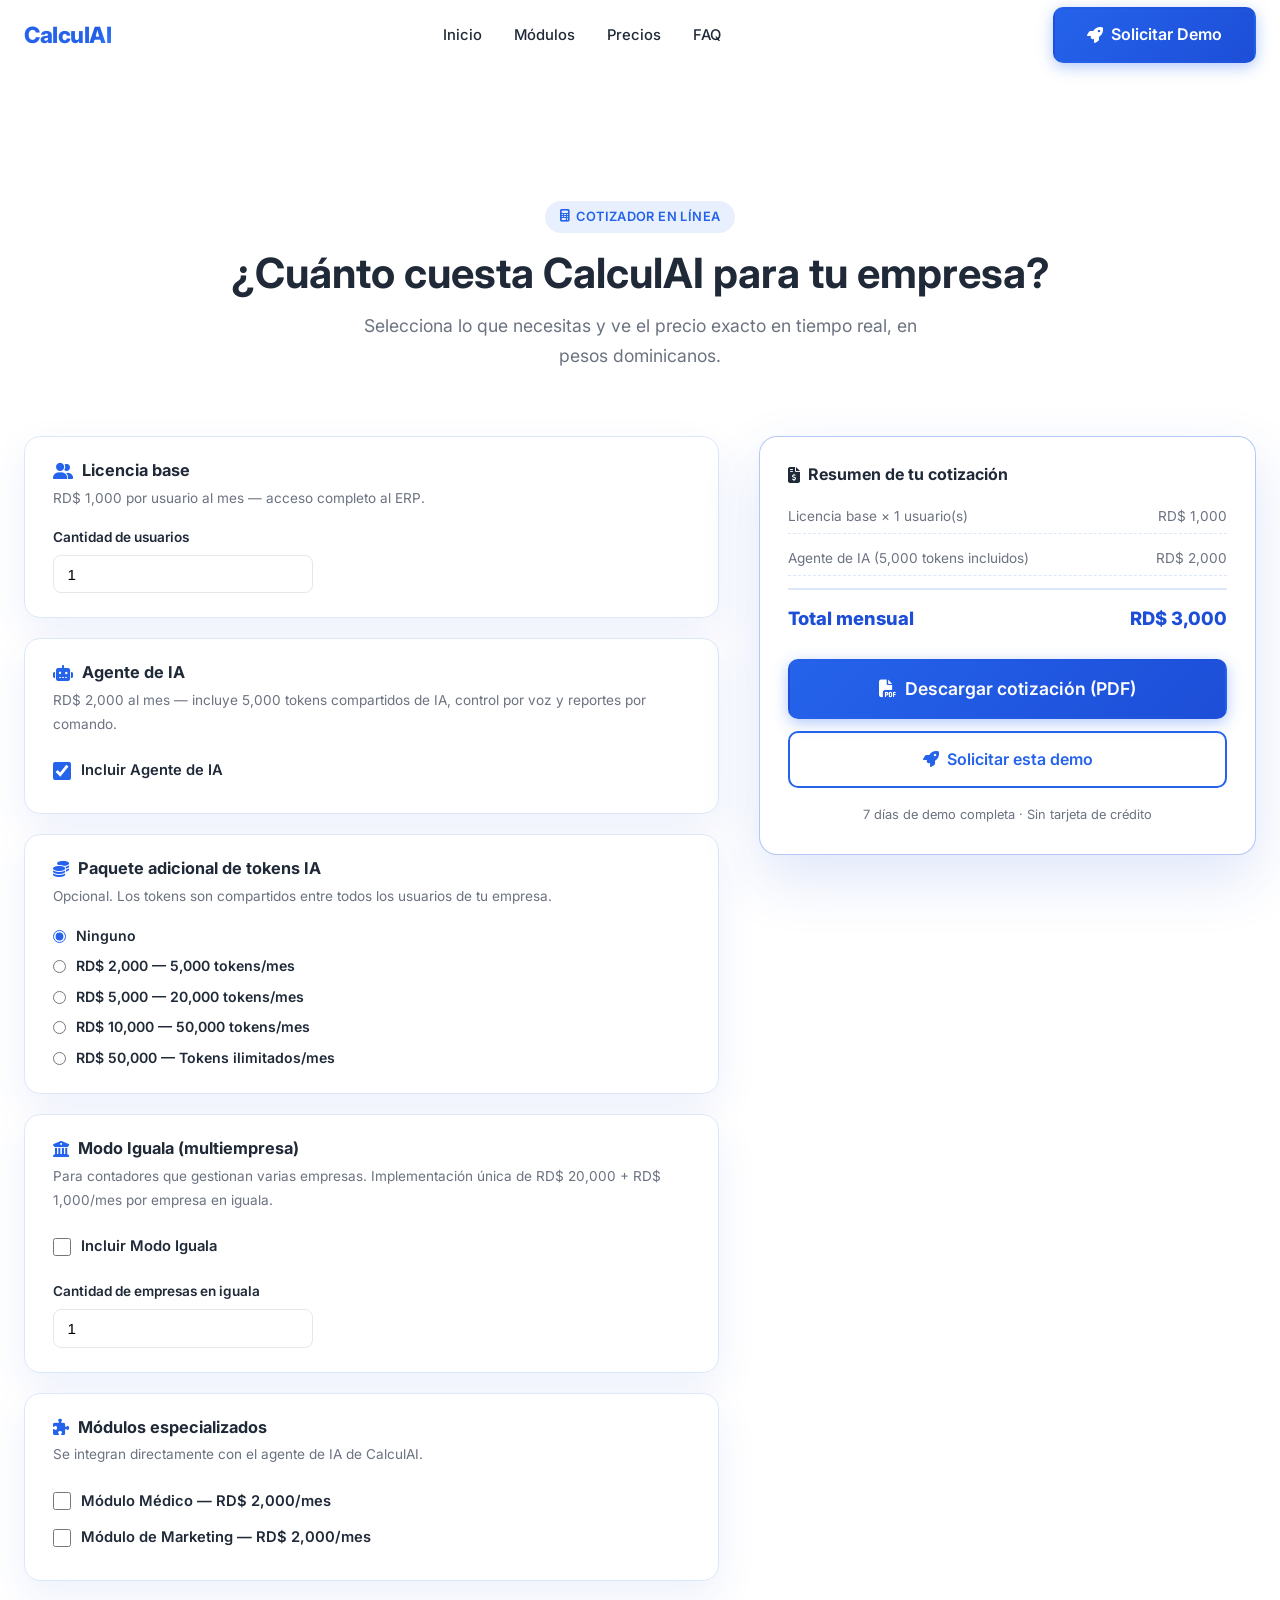
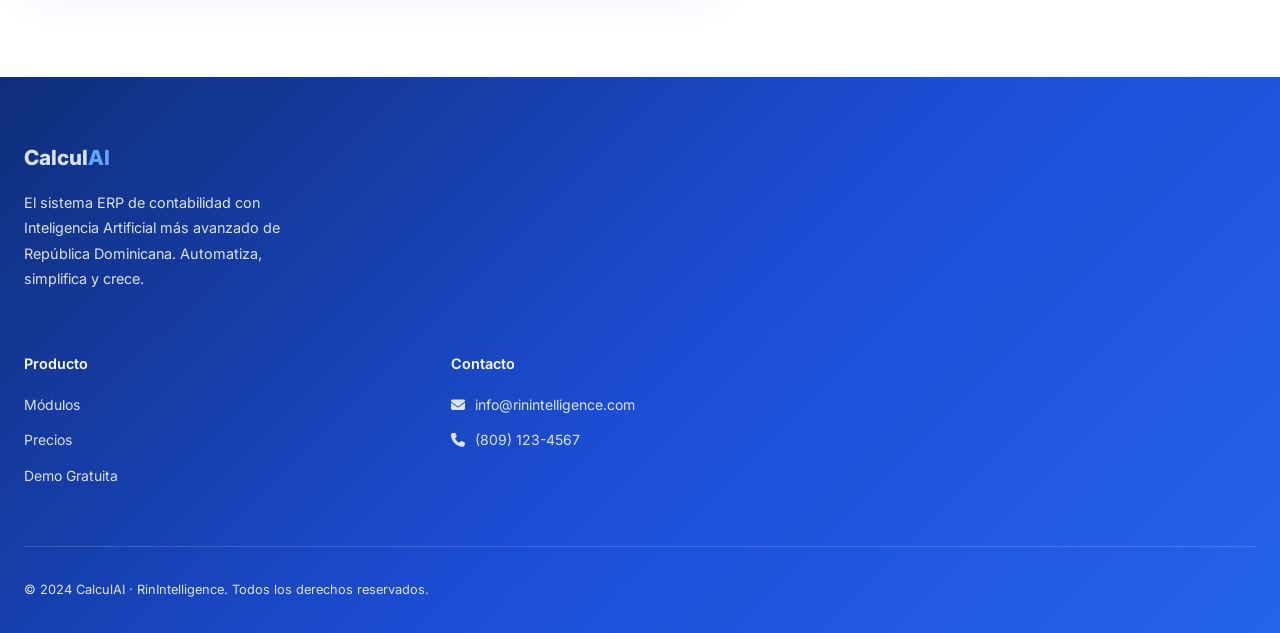
<file: cotizacion.html>
<!DOCTYPE html>
<html lang="es">
<head>
  <meta charset="UTF-8">
  <meta name="viewport" content="width=device-width, initial-scale=1.0">
  <title>Cotizador en línea — CalculAI</title>
  <meta name="description" content="Cotiza tu plan de CalculAI en segundos: selecciona los módulos que necesitas y ve el precio exacto en pesos dominicanos.">
  <meta name="robots" content="index, follow">
  <link rel="canonical" href="https://rinintelligence.com/cotizacion.html">

  <link rel="preconnect" href="https://fonts.googleapis.com">
  <link rel="preconnect" href="https://fonts.gstatic.com" crossorigin>
  <link href="https://fonts.googleapis.com/css2?family=Inter:wght@400;500;600;700;800&display=swap" rel="stylesheet">
  <link rel="stylesheet" href="https://cdnjs.cloudflare.com/ajax/libs/font-awesome/6.5.0/css/all.min.css">

  <link rel="stylesheet" href="assets/css/style.css">
  <link rel="stylesheet" href="assets/css/home-v2.css">

  <link rel="icon" type="image/svg+xml" href="data:image/svg+xml,%3Csvg xmlns='http://www.w3.org/2000/svg' viewBox='0 0 64 64'%3E%3Cdefs%3E%3ClinearGradient id='g' x1='0' y1='0' x2='1' y2='1'%3E%3Cstop offset='0' stop-color='%232563eb'/%3E%3Cstop offset='1' stop-color='%2310b981'/%3E%3C/linearGradient%3E%3C/defs%3E%3Crect width='64' height='64' rx='14' fill='url(%23g)'/%3E%3Ctext x='32' y='43' font-family='Arial,sans-serif' font-weight='800' font-size='30' fill='%23fff' text-anchor='middle'%3EC%3C/text%3E%3C/svg%3E">
</head>
<body>

<nav class="navbar" id="navbar">
  <div class="nav-container">
    <a href="index.html" class="nav-logo">
      <span class="nav-logo-text">Calcul<span class="v2-grad-text">AI</span></span>
    </a>
    <ul class="nav-links">
      <li><a href="index.html#inicio">Inicio</a></li>
      <li><a href="index.html#modulos">Módulos</a></li>
      <li><a href="index.html#precios">Precios</a></li>
      <li><a href="index.html#faq">FAQ</a></li>
    </ul>
    <div class="nav-actions">
      <a href="registro.html" class="btn btn-primary" data-track="cta_demo_clicked" data-track-loc="navbar_cotizacion">
        <i class="fas fa-rocket"></i> Solicitar Demo
      </a>
    </div>
    <button class="hamburger" id="hamburger" aria-label="Menú">
      <span></span><span></span><span></span>
    </button>
  </div>
</nav>

<main>
<section class="section quote-section" style="padding-top:130px;">
  <div class="container">
    <div class="section-header text-center fade-in">
      <div class="badge"><i class="fas fa-calculator"></i> Cotizador en línea</div>
      <h1 style="font-size:clamp(1.9rem,4vw,2.6rem);">¿Cuánto cuesta CalculAI para tu empresa?</h1>
      <p>Selecciona lo que necesitas y ve el precio exacto en tiempo real, en pesos dominicanos.</p>
    </div>

    <div class="quote-grid fade-in">
      <div class="quote-options">

        <div class="quote-card">
          <h3><i class="fas fa-user-group"></i> Licencia base</h3>
          <p class="quote-card-sub">RD$ 1,000 por usuario al mes — acceso completo al ERP.</p>
          <label class="quote-field">
            Cantidad de usuarios
            <input type="number" id="q-usuarios" min="1" max="500" value="1">
          </label>
        </div>

        <div class="quote-card">
          <h3><i class="fas fa-robot"></i> Agente de IA</h3>
          <p class="quote-card-sub">RD$ 2,000 al mes — incluye 5,000 tokens compartidos de IA, control por voz y reportes por comando.</p>
          <label class="quote-toggle">
            <input type="checkbox" id="q-agente" checked>
            Incluir Agente de IA
          </label>
        </div>

        <div class="quote-card">
          <h3><i class="fas fa-coins"></i> Paquete adicional de tokens IA</h3>
          <p class="quote-card-sub">Opcional. Los tokens son compartidos entre todos los usuarios de tu empresa.</p>
          <div class="quote-radio-group">
            <label class="quote-radio"><input type="radio" name="q-tokens" value="0" checked> Ninguno</label>
            <label class="quote-radio"><input type="radio" name="q-tokens" value="2000"> RD$ 2,000 — 5,000 tokens/mes</label>
            <label class="quote-radio"><input type="radio" name="q-tokens" value="5000"> RD$ 5,000 — 20,000 tokens/mes</label>
            <label class="quote-radio"><input type="radio" name="q-tokens" value="10000"> RD$ 10,000 — 50,000 tokens/mes</label>
            <label class="quote-radio"><input type="radio" name="q-tokens" value="50000"> RD$ 50,000 — Tokens ilimitados/mes</label>
          </div>
        </div>

        <div class="quote-card">
          <h3><i class="fas fa-building-columns"></i> Modo Iguala (multiempresa)</h3>
          <p class="quote-card-sub">Para contadores que gestionan varias empresas. Implementación única de RD$ 20,000 + RD$ 1,000/mes por empresa en iguala.</p>
          <label class="quote-toggle">
            <input type="checkbox" id="q-iguala">
            Incluir Modo Iguala
          </label>
          <label class="quote-field conditional-field" id="q-iguala-group">
            Cantidad de empresas en iguala
            <input type="number" id="q-empresas" min="1" max="100" value="1">
          </label>
        </div>

        <div class="quote-card">
          <h3><i class="fas fa-puzzle-piece"></i> Módulos especializados</h3>
          <p class="quote-card-sub">Se integran directamente con el agente de IA de CalculAI.</p>
          <label class="quote-toggle"><input type="checkbox" id="q-medico"> Módulo Médico — RD$ 2,000/mes</label>
          <label class="quote-toggle"><input type="checkbox" id="q-marketing"> Módulo de Marketing — RD$ 2,000/mes</label>
        </div>

      </div>

      <aside class="quote-summary">
        <h3><i class="fas fa-file-invoice-dollar"></i> Resumen de tu cotización</h3>
        <div class="quote-lines" id="q-lines"></div>
        <div class="quote-line quote-total">
          <span>Total mensual</span>
          <span id="q-total-mes">RD$ 0</span>
        </div>
        <div class="quote-line quote-total-once" id="q-total-once-row" style="display:none;">
          <span>Pago único (implementación)</span>
          <span id="q-total-once">RD$ 0</span>
        </div>
        <button class="btn btn-primary btn-lg" id="q-print-btn" style="width:100%;margin-top:1.25rem;">
          <i class="fas fa-file-pdf"></i> Descargar cotización (PDF)
        </button>
        <a href="registro.html" class="btn btn-secondary" style="width:100%;margin-top:0.75rem;" data-track="cta_demo_clicked" data-track-loc="cotizador_resumen">
          <i class="fas fa-rocket"></i> Solicitar esta demo
        </a>
        <p class="form-note">7 días de demo completa · Sin tarjeta de crédito</p>
      </aside>
    </div>
  </div>
</section>
</main>

<!-- Resumen imprimible: solo visible al imprimir/exportar a PDF -->
<div id="q-print-sheet" class="quote-print-sheet">
  <div class="quote-print-header">
    <span class="nav-logo-text">Calcul<span style="color:#2563eb">AI</span></span>
    <span>Cotización — <span id="q-print-date"></span></span>
  </div>
  <h1>Resumen de cotización</h1>
  <div id="q-print-lines"></div>
  <div class="quote-print-total">
    <span>Total mensual</span><span id="q-print-total-mes"></span>
  </div>
  <div class="quote-print-total" id="q-print-total-once-row">
    <span>Pago único (implementación)</span><span id="q-print-total-once"></span>
  </div>
  <p class="quote-print-note">Cotización generada automáticamente en rinintelligence.com/cotizacion.html · Sujeta a evaluación del equipo de soporte de CalculAI.</p>
</div>

<footer class="footer-v2">
  <div class="container">
    <div class="footer-grid">
      <div class="footer-brand">
        <a href="index.html" class="footer-logo">
          <span class="footer-logo-text">Calcul<span style="color:#60a5fa">AI</span></span>
        </a>
        <p>El sistema ERP de contabilidad con Inteligencia Artificial más avanzado de República Dominicana. Automatiza, simplifica y crece.</p>
      </div>
      <div class="footer-col">
        <h4>Producto</h4>
        <ul class="footer-links">
          <li><a href="index.html#modulos">Módulos</a></li>
          <li><a href="index.html#precios">Precios</a></li>
          <li><a href="registro.html">Demo Gratuita</a></li>
        </ul>
      </div>
      <div class="footer-col">
        <h4>Contacto</h4>
        <ul class="footer-links">
          <li><a href="mailto:info@rinintelligence.com"><i class="fas fa-envelope" style="margin-right:0.4rem;"></i> info@rinintelligence.com</a></li>
          <li><a href="tel:+18091234567"><i class="fas fa-phone" style="margin-right:0.4rem;"></i> (809) 123-4567</a></li>
        </ul>
      </div>
    </div>
    <div class="footer-bottom">
      <p>© 2024 CalculAI · RinIntelligence. Todos los derechos reservados.</p>
    </div>
  </div>
</footer>

<script src="assets/js/main.js" defer></script>
<script src="assets/js/cotizacion.js" defer></script>
</body>
</html>
</file>
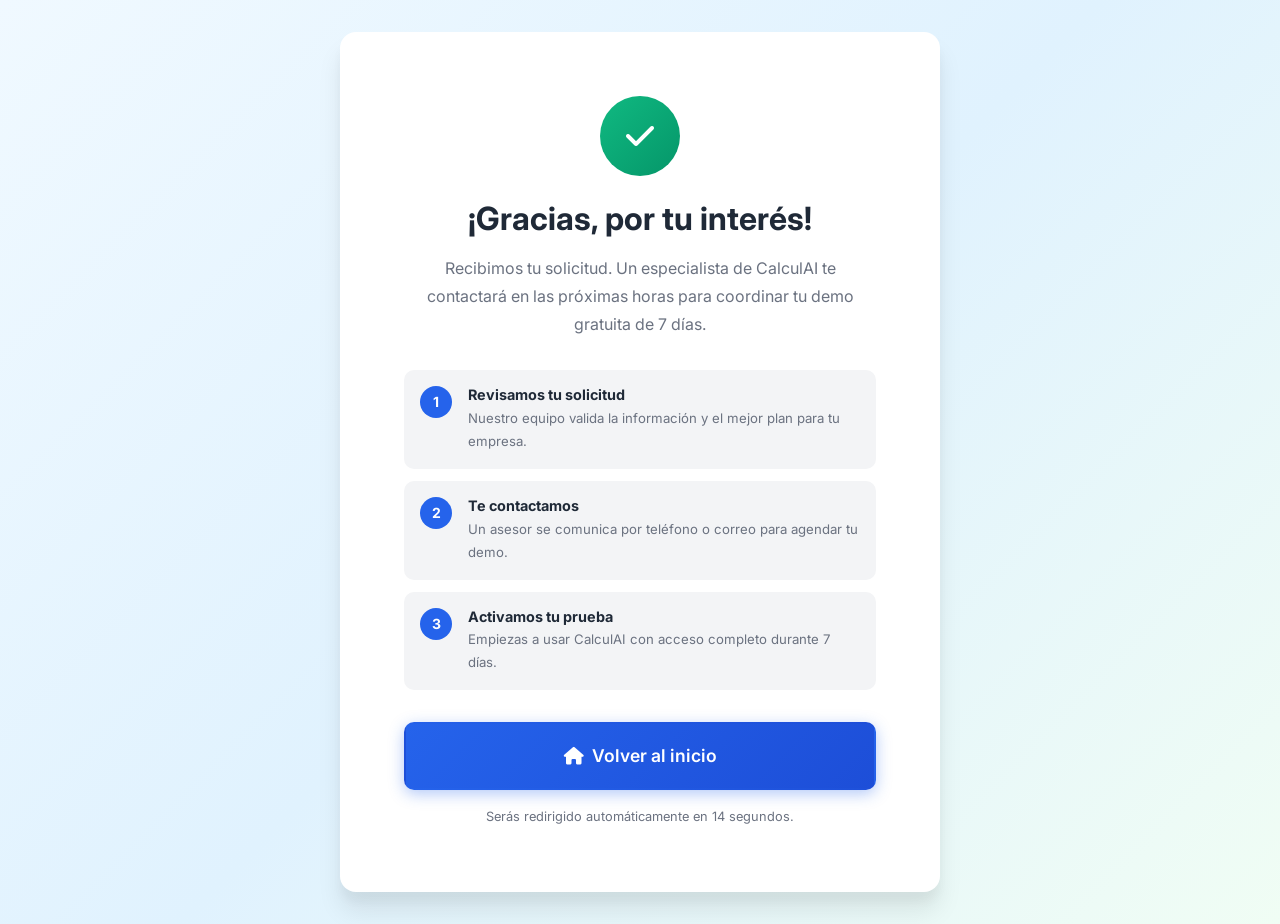
<file: gracias.html>
<!DOCTYPE html>
<html lang="es">
<head>
  <meta charset="UTF-8">
  <meta name="viewport" content="width=device-width, initial-scale=1.0">
  <title>¡Gracias! — CalculAI</title>
  <meta name="robots" content="noindex, nofollow">
  <link href="https://fonts.googleapis.com/css2?family=Inter:wght@400;500;600;700;800&display=swap" rel="stylesheet">
  <link rel="stylesheet" href="https://cdnjs.cloudflare.com/ajax/libs/font-awesome/6.5.0/css/all.min.css">
  <link rel="stylesheet" href="assets/css/style.css">
  <link rel="stylesheet" href="assets/css/home-v2.css">
  <link rel="icon" type="image/svg+xml" href="data:image/svg+xml,%3Csvg xmlns='http://www.w3.org/2000/svg' viewBox='0 0 64 64'%3E%3Cdefs%3E%3ClinearGradient id='g' x1='0' y1='0' x2='1' y2='1'%3E%3Cstop offset='0' stop-color='%232563eb'/%3E%3Cstop offset='1' stop-color='%2310b981'/%3E%3C/linearGradient%3E%3C/defs%3E%3Crect width='64' height='64' rx='14' fill='url(%23g)'/%3E%3Ctext x='32' y='43' font-family='Arial,sans-serif' font-weight='800' font-size='30' fill='%23fff' text-anchor='middle'%3EC%3C/text%3E%3C/svg%3E">
</head>
<body>

<section class="thanks-page">
  <div class="thanks-card">
    <div class="thanks-icon"><i class="fas fa-check" style="color:#fff;"></i></div>
    <h1>¡Gracias, <span id="userName">por tu interés</span>!</h1>
    <p>Recibimos tu solicitud. Un especialista de CalculAI te contactará en las próximas horas para coordinar tu demo gratuita de 7 días.</p>

    <div class="thanks-steps">
      <div class="step">
        <div class="step-num">1</div>
        <div class="step-text">
          <h4>Revisamos tu solicitud</h4>
          <p>Nuestro equipo valida la información y el mejor plan para tu empresa.</p>
        </div>
      </div>
      <div class="step">
        <div class="step-num">2</div>
        <div class="step-text">
          <h4>Te contactamos</h4>
          <p>Un asesor se comunica por teléfono o correo para agendar tu demo.</p>
        </div>
      </div>
      <div class="step">
        <div class="step-num">3</div>
        <div class="step-text">
          <h4>Activamos tu prueba</h4>
          <p>Empiezas a usar CalculAI con acceso completo durante 7 días.</p>
        </div>
      </div>
    </div>

    <a href="index.html" class="btn btn-primary btn-lg" style="width:100%;">
      <i class="fas fa-house"></i> Volver al inicio
    </a>
    <p class="form-note">Serás redirigido automáticamente en <span id="countdown">15</span> segundos.</p>
  </div>
</section>

<script src="assets/js/main.js" defer></script>
</body>
</html>
</file>
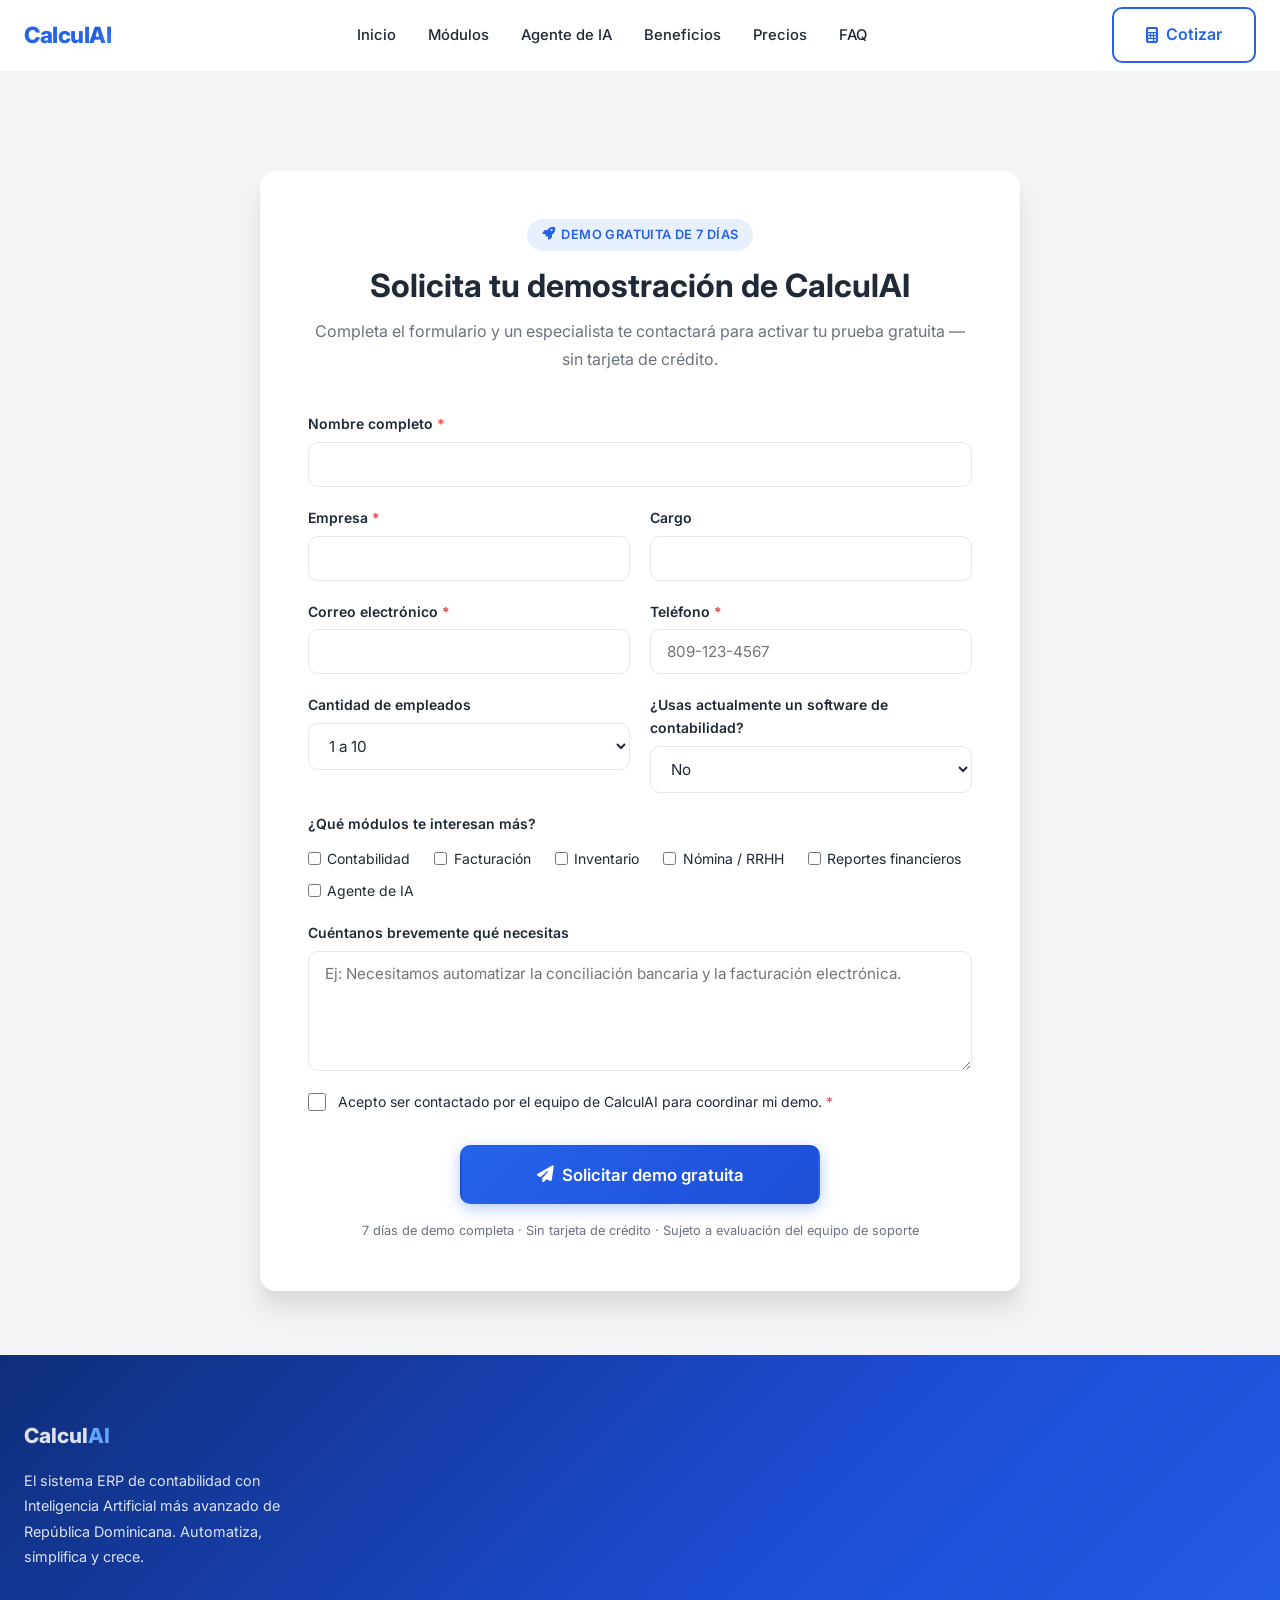
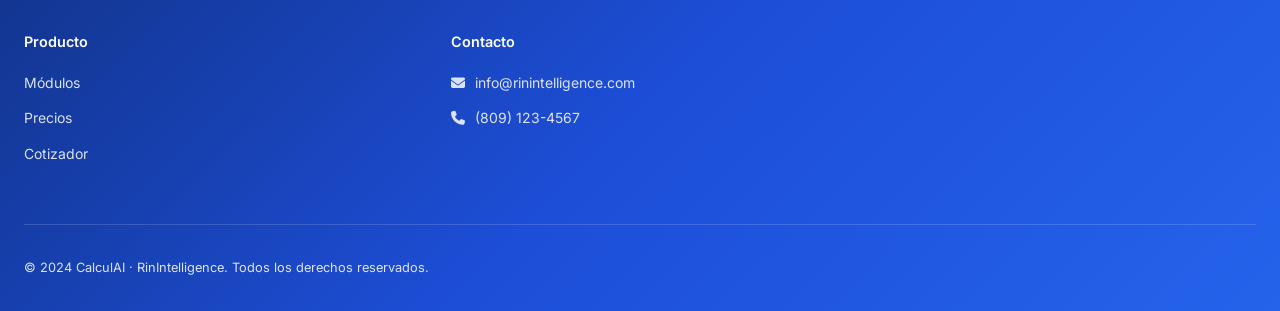
<file: registro.html>
<!DOCTYPE html>
<html lang="es">
<head>
  <meta charset="UTF-8">
  <meta name="viewport" content="width=device-width, initial-scale=1.0">
  <title>Solicitar Demo Gratuita — CalculAI</title>
  <meta name="description" content="Solicita tu demo gratuita de 7 días de CalculAI, el ERP contable con Inteligencia Artificial para empresas dominicanas.">
  <meta name="robots" content="noindex, follow">
  <link rel="canonical" href="https://rinintelligence.com/registro.html">

  <link rel="preconnect" href="https://fonts.googleapis.com">
  <link rel="preconnect" href="https://fonts.gstatic.com" crossorigin>
  <link href="https://fonts.googleapis.com/css2?family=Inter:wght@400;500;600;700;800&display=swap" rel="stylesheet">
  <link rel="stylesheet" href="https://cdnjs.cloudflare.com/ajax/libs/font-awesome/6.5.0/css/all.min.css">

  <link rel="stylesheet" href="assets/css/style.css">
  <link rel="stylesheet" href="assets/css/home-v2.css">

  <link rel="icon" type="image/svg+xml" href="data:image/svg+xml,%3Csvg xmlns='http://www.w3.org/2000/svg' viewBox='0 0 64 64'%3E%3Cdefs%3E%3ClinearGradient id='g' x1='0' y1='0' x2='1' y2='1'%3E%3Cstop offset='0' stop-color='%232563eb'/%3E%3Cstop offset='1' stop-color='%2310b981'/%3E%3C/linearGradient%3E%3C/defs%3E%3Crect width='64' height='64' rx='14' fill='url(%23g)'/%3E%3Ctext x='32' y='43' font-family='Arial,sans-serif' font-weight='800' font-size='30' fill='%23fff' text-anchor='middle'%3EC%3C/text%3E%3C/svg%3E">
</head>
<body>

<nav class="navbar" id="navbar">
  <div class="nav-container">
    <a href="index.html" class="nav-logo">
      <span class="nav-logo-text">Calcul<span class="v2-grad-text">AI</span></span>
    </a>
    <ul class="nav-links">
      <li><a href="index.html#inicio">Inicio</a></li>
      <li><a href="index.html#modulos">Módulos</a></li>
      <li><a href="index.html#agente-ia">Agente de IA</a></li>
      <li><a href="index.html#beneficios">Beneficios</a></li>
      <li><a href="index.html#precios">Precios</a></li>
      <li><a href="index.html#faq">FAQ</a></li>
    </ul>
    <div class="nav-actions">
      <a href="cotizacion.html" class="btn btn-secondary" data-track="cotizar_clicked" data-track-loc="navbar_registro">
        <i class="fas fa-calculator"></i> Cotizar
      </a>
    </div>
    <button class="hamburger" id="hamburger" aria-label="Menú">
      <span></span><span></span><span></span>
    </button>
  </div>
</nav>

<main>
<section class="form-page">
  <div class="container">
    <div class="form-container fade-in">
      <div class="form-header">
        <div class="badge"><i class="fas fa-rocket"></i> Demo gratuita de 7 días</div>
        <h1>Solicita tu demostración de CalculAI</h1>
        <p>Completa el formulario y un especialista te contactará para activar tu prueba gratuita — sin tarjeta de crédito.</p>
      </div>

      <form id="formRegistro" novalidate>
        <div class="form-grid">
          <div class="form-group full">
            <label>Nombre completo <span class="required">*</span></label>
            <input type="text" name="nombre_completo" required autocomplete="name">
            <span class="error-msg"></span>
          </div>

          <div class="form-group">
            <label>Empresa <span class="required">*</span></label>
            <input type="text" name="empresa" required autocomplete="organization">
            <span class="error-msg"></span>
          </div>

          <div class="form-group">
            <label>Cargo</label>
            <input type="text" name="cargo" autocomplete="organization-title">
            <span class="error-msg"></span>
          </div>

          <div class="form-group">
            <label>Correo electrónico <span class="required">*</span></label>
            <input type="email" name="email" required autocomplete="email">
            <span class="error-msg"></span>
          </div>

          <div class="form-group">
            <label>Teléfono <span class="required">*</span></label>
            <input type="tel" name="telefono" id="telefono" placeholder="809-123-4567" required autocomplete="tel">
            <span class="error-msg"></span>
          </div>

          <div class="form-group">
            <label>Cantidad de empleados</label>
            <select name="num_empleados">
              <option value="1-10">1 a 10</option>
              <option value="11-50">11 a 50</option>
              <option value="51-200">51 a 200</option>
              <option value="200+">Más de 200</option>
            </select>
          </div>

          <div class="form-group">
            <label>¿Usas actualmente un software de contabilidad?</label>
            <select name="usa_software" id="usa_software">
              <option value="no">No</option>
              <option value="si">Sí</option>
            </select>
          </div>

          <div class="form-group conditional-field" id="cual_software_group">
            <label>¿Cuál software usas?</label>
            <input type="text" name="cual_software">
          </div>

          <div class="form-group full">
            <label>¿Qué módulos te interesan más?</label>
            <div style="display:flex; flex-wrap:wrap; gap:0.6rem 1.5rem; margin-top:0.4rem;">
              <label style="display:flex;align-items:center;gap:0.4rem;font-weight:400;"><input type="checkbox" name="modulos[]" value="Contabilidad"> Contabilidad</label>
              <label style="display:flex;align-items:center;gap:0.4rem;font-weight:400;"><input type="checkbox" name="modulos[]" value="Facturación"> Facturación</label>
              <label style="display:flex;align-items:center;gap:0.4rem;font-weight:400;"><input type="checkbox" name="modulos[]" value="Inventario"> Inventario</label>
              <label style="display:flex;align-items:center;gap:0.4rem;font-weight:400;"><input type="checkbox" name="modulos[]" value="Nómina"> Nómina / RRHH</label>
              <label style="display:flex;align-items:center;gap:0.4rem;font-weight:400;"><input type="checkbox" name="modulos[]" value="Reportes"> Reportes financieros</label>
              <label style="display:flex;align-items:center;gap:0.4rem;font-weight:400;"><input type="checkbox" name="modulos[]" value="Agente IA"> Agente de IA</label>
            </div>
          </div>

          <div class="form-group full">
            <label>Cuéntanos brevemente qué necesitas</label>
            <textarea name="mensaje" placeholder="Ej: Necesitamos automatizar la conciliación bancaria y la facturación electrónica."></textarea>
          </div>

          <div class="form-group full">
            <div class="checkbox-group">
              <input type="checkbox" id="acepto" name="acepto" required>
              <label for="acepto">Acepto ser contactado por el equipo de CalculAI para coordinar mi demo. <span class="required">*</span></label>
            </div>
          </div>
        </div>

        <div class="form-submit">
          <button type="submit" class="btn btn-primary btn-lg" data-track="cta_demo_clicked" data-track-loc="formulario_registro">
            <i class="fas fa-paper-plane"></i> Solicitar demo gratuita
          </button>
          <p class="form-note">7 días de demo completa · Sin tarjeta de crédito · Sujeto a evaluación del equipo de soporte</p>
        </div>
      </form>
    </div>
  </div>
</section>
</main>

<footer class="footer-v2">
  <div class="container">
    <div class="footer-grid">
      <div class="footer-brand">
        <a href="index.html" class="footer-logo">
          <span class="footer-logo-text">Calcul<span style="color:#60a5fa">AI</span></span>
        </a>
        <p>El sistema ERP de contabilidad con Inteligencia Artificial más avanzado de República Dominicana. Automatiza, simplifica y crece.</p>
      </div>
      <div class="footer-col">
        <h4>Producto</h4>
        <ul class="footer-links">
          <li><a href="index.html#modulos">Módulos</a></li>
          <li><a href="index.html#precios">Precios</a></li>
          <li><a href="cotizacion.html">Cotizador</a></li>
        </ul>
      </div>
      <div class="footer-col">
        <h4>Contacto</h4>
        <ul class="footer-links">
          <li><a href="mailto:info@rinintelligence.com"><i class="fas fa-envelope" style="margin-right:0.4rem;"></i> info@rinintelligence.com</a></li>
          <li><a href="tel:+18091234567"><i class="fas fa-phone" style="margin-right:0.4rem;"></i> (809) 123-4567</a></li>
        </ul>
      </div>
    </div>
    <div class="footer-bottom">
      <p>© 2024 CalculAI · RinIntelligence. Todos los derechos reservados.</p>
    </div>
  </div>
</footer>

<script src="assets/js/main.js" defer></script>
<script src="assets/js/home-v2.js" defer></script>
</body>
</html>
</file>
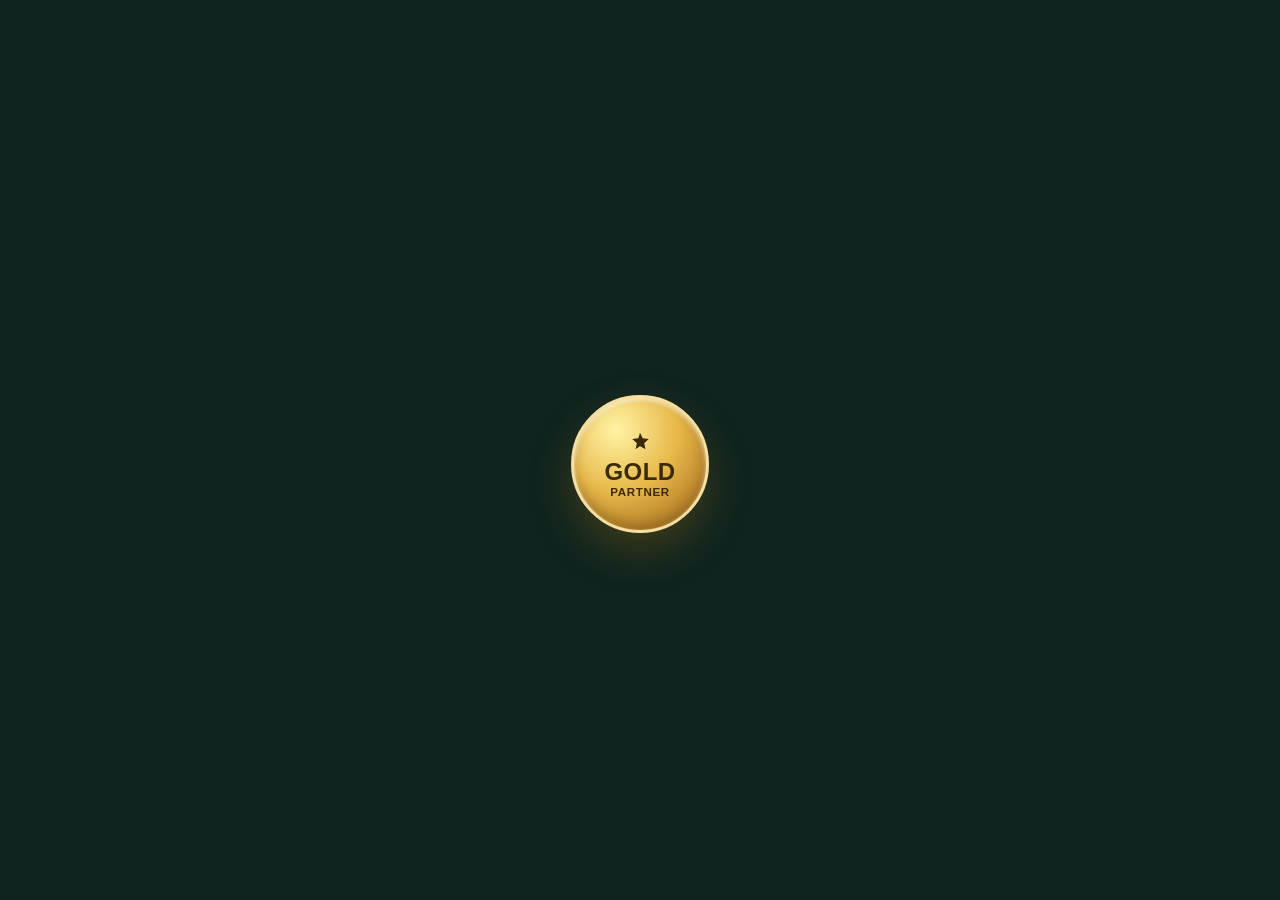
<file: Claude outputs/badge_preview.html>
<!DOCTYPE html>
<html><head><meta charset="utf-8"><style>
body{background:#10241F;display:flex;align-items:center;justify-content:center;height:100vh;margin:0;font-family:sans-serif;}
.kaspersky-gold-badge {
  position: relative;
  overflow: hidden;
  display: flex;
  flex-direction: column;
  align-items: center;
  justify-content: center;
  gap: 2px;
  width: 132px;
  height: 132px;
  margin-top: 28px;
  border-radius: 50%;
  background: radial-gradient(circle at 32% 24%, #FFF4A6, #E8B94A 45%, #B9812A 78%, #8C650E);
  color: #3A2A05;
  text-transform: uppercase;
  box-shadow:
    0 18px 38px rgba(140, 101, 14, 0.35),
    inset 0 2px 4px rgba(255, 255, 255, 0.65),
    inset 0 -6px 12px rgba(90, 62, 8, 0.35);
  border: 3px solid #F6DFA0;
  animation: kaspersky-badge-float 4.5s ease-in-out infinite;
}

.kaspersky-gold-badge-shine {
  position: absolute;
  top: -60%;
  left: -70%;
  width: 45%;
  height: 220%;
  background: linear-gradient(120deg, transparent, rgba(255, 255, 255, 0.85), transparent);
  transform: rotate(20deg);
  animation: kaspersky-badge-shine 3.2s ease-in-out infinite;
  pointer-events: none;
}

.kaspersky-gold-badge-icon {
  width: 26px;
  height: 26px;
  fill: #3A2A05;
  margin-bottom: 2px;
  filter: drop-shadow(0 1px 0 rgba(255, 255, 255, 0.4));
}

.kaspersky-gold-badge strong {
  font-size: 1.5rem;
  line-height: 1;
  letter-spacing: 0.02em;
}

.kaspersky-gold-badge small {
  font-size: 0.72rem;
  font-weight: 800;
  letter-spacing: 0.06em;
}

@keyframes kaspersky-badge-shine {
  0% { left: -70%; }
  55% { left: 130%; }
  100% { left: 130%; }
}

@keyframes kaspersky-badge-float {
  0%, 100% { transform: translateY(0); }
  50% { transform: translateY(-6px); }
}

</style></head><body>
<div class="kaspersky-gold-badge">
  <span class="kaspersky-gold-badge-shine" aria-hidden="true"></span>
  <svg class="kaspersky-gold-badge-icon" viewBox="0 0 24 24" aria-hidden="true">
    <path d="M12 2.5l2.47 5.13 5.66.63-4.2 3.87 1.12 5.6L12 14.9l-4.05 2.83 1.12-5.6-4.2-3.87 5.66-.63L12 2.5z"/>
  </svg>
  <strong>Gold</strong>
  <small>Partner</small>
</div>
</body></html>
</file>
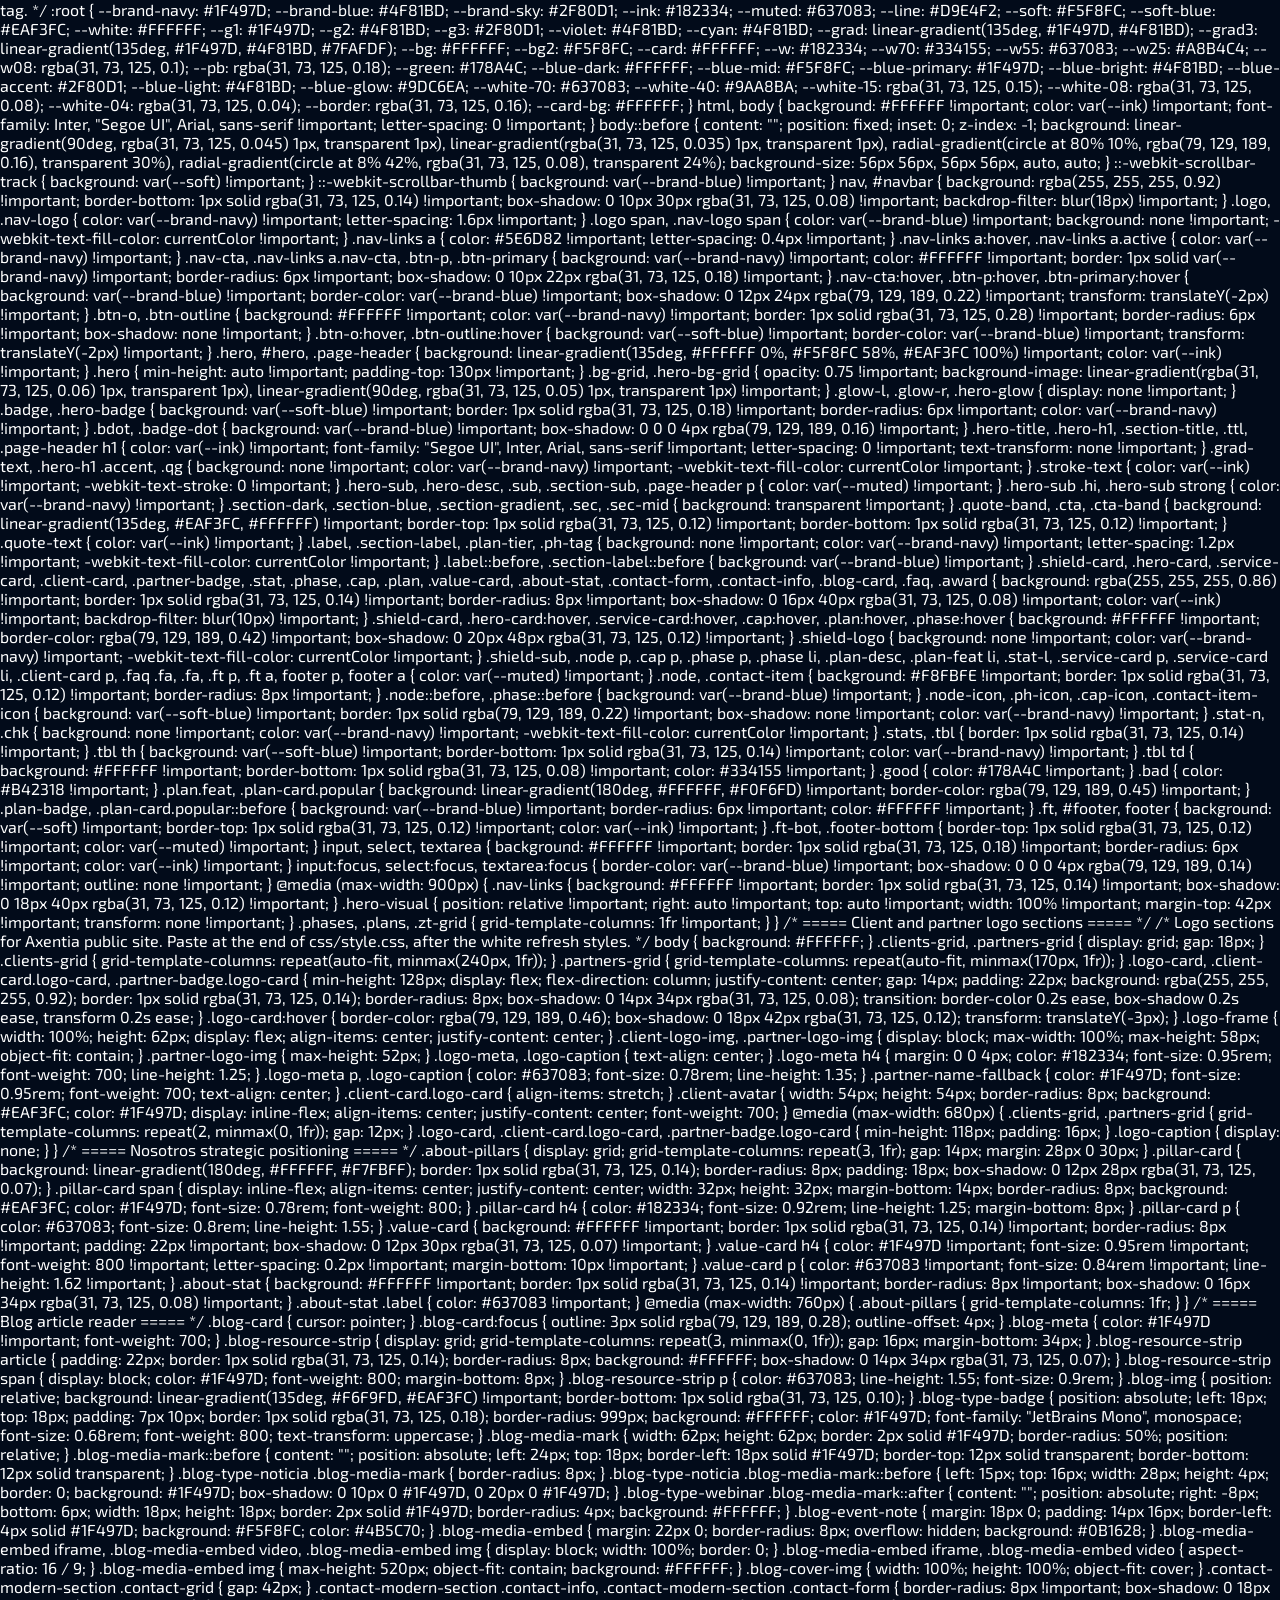
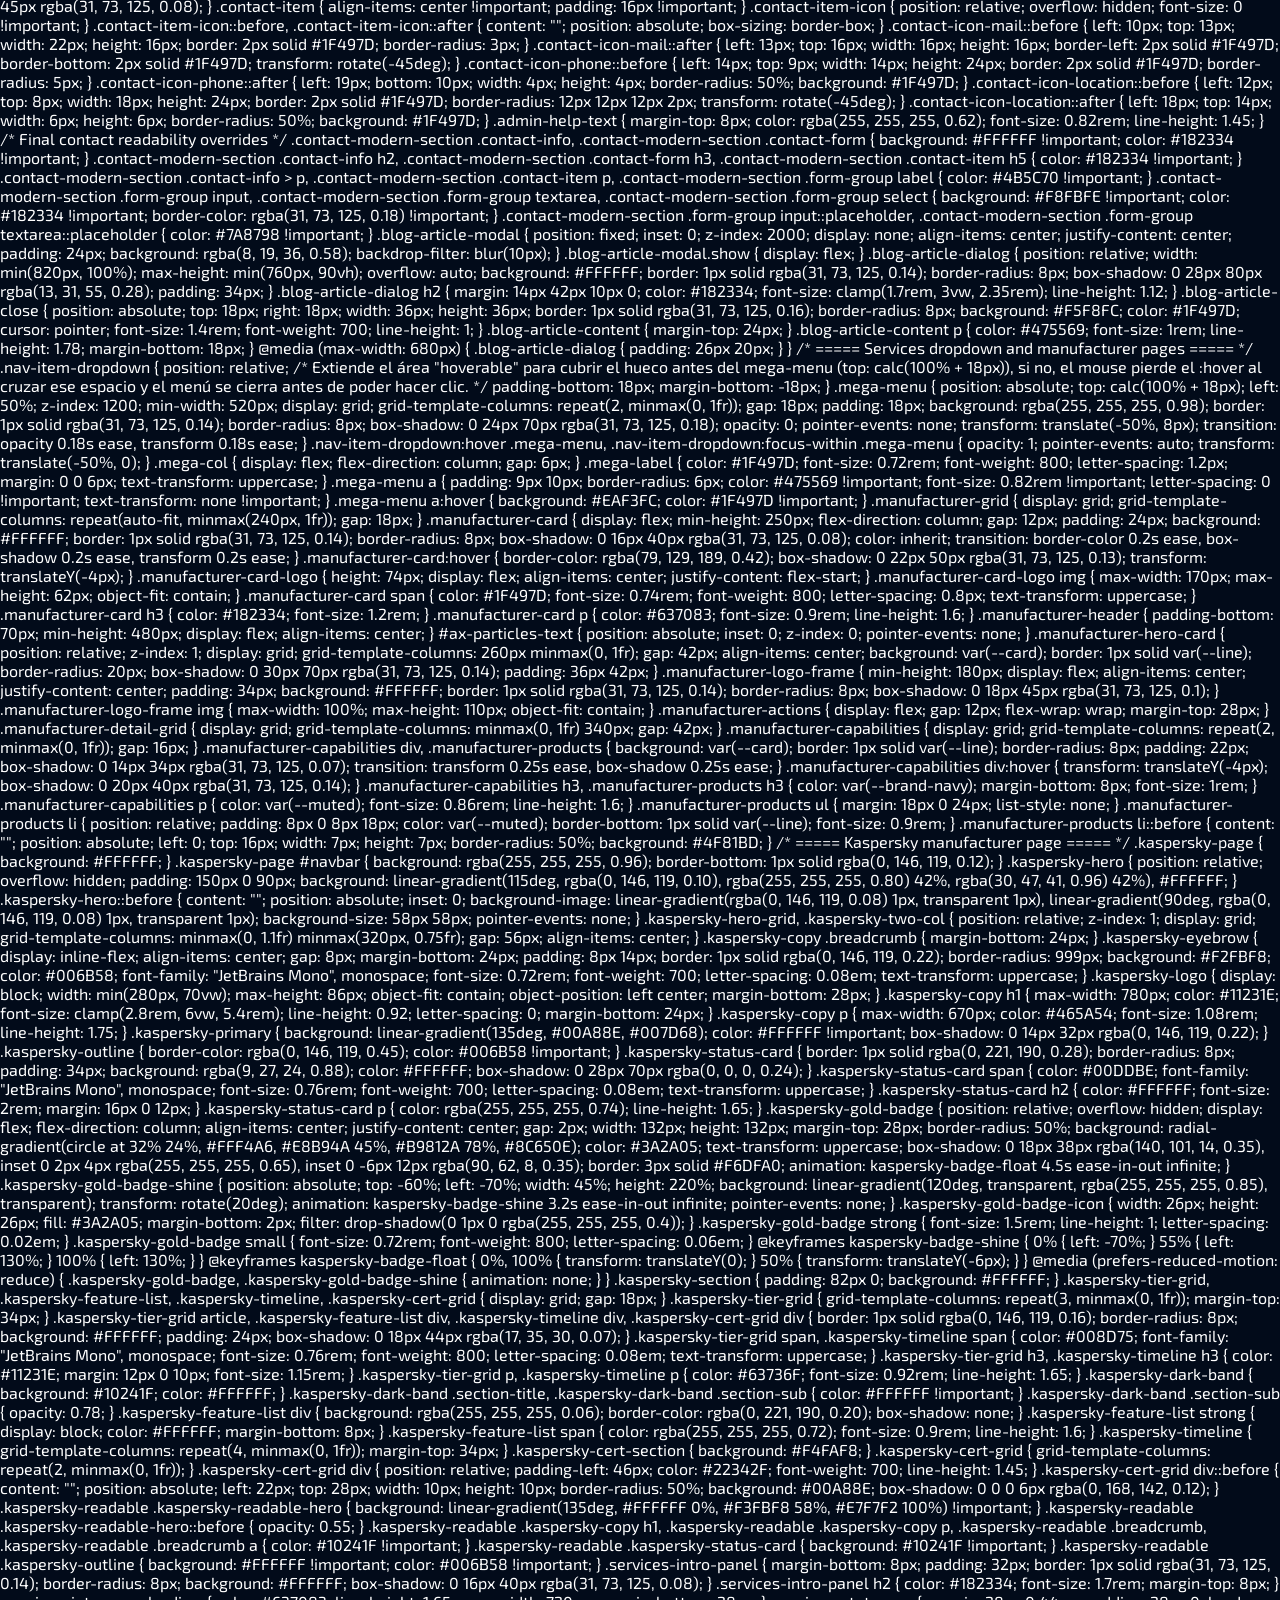
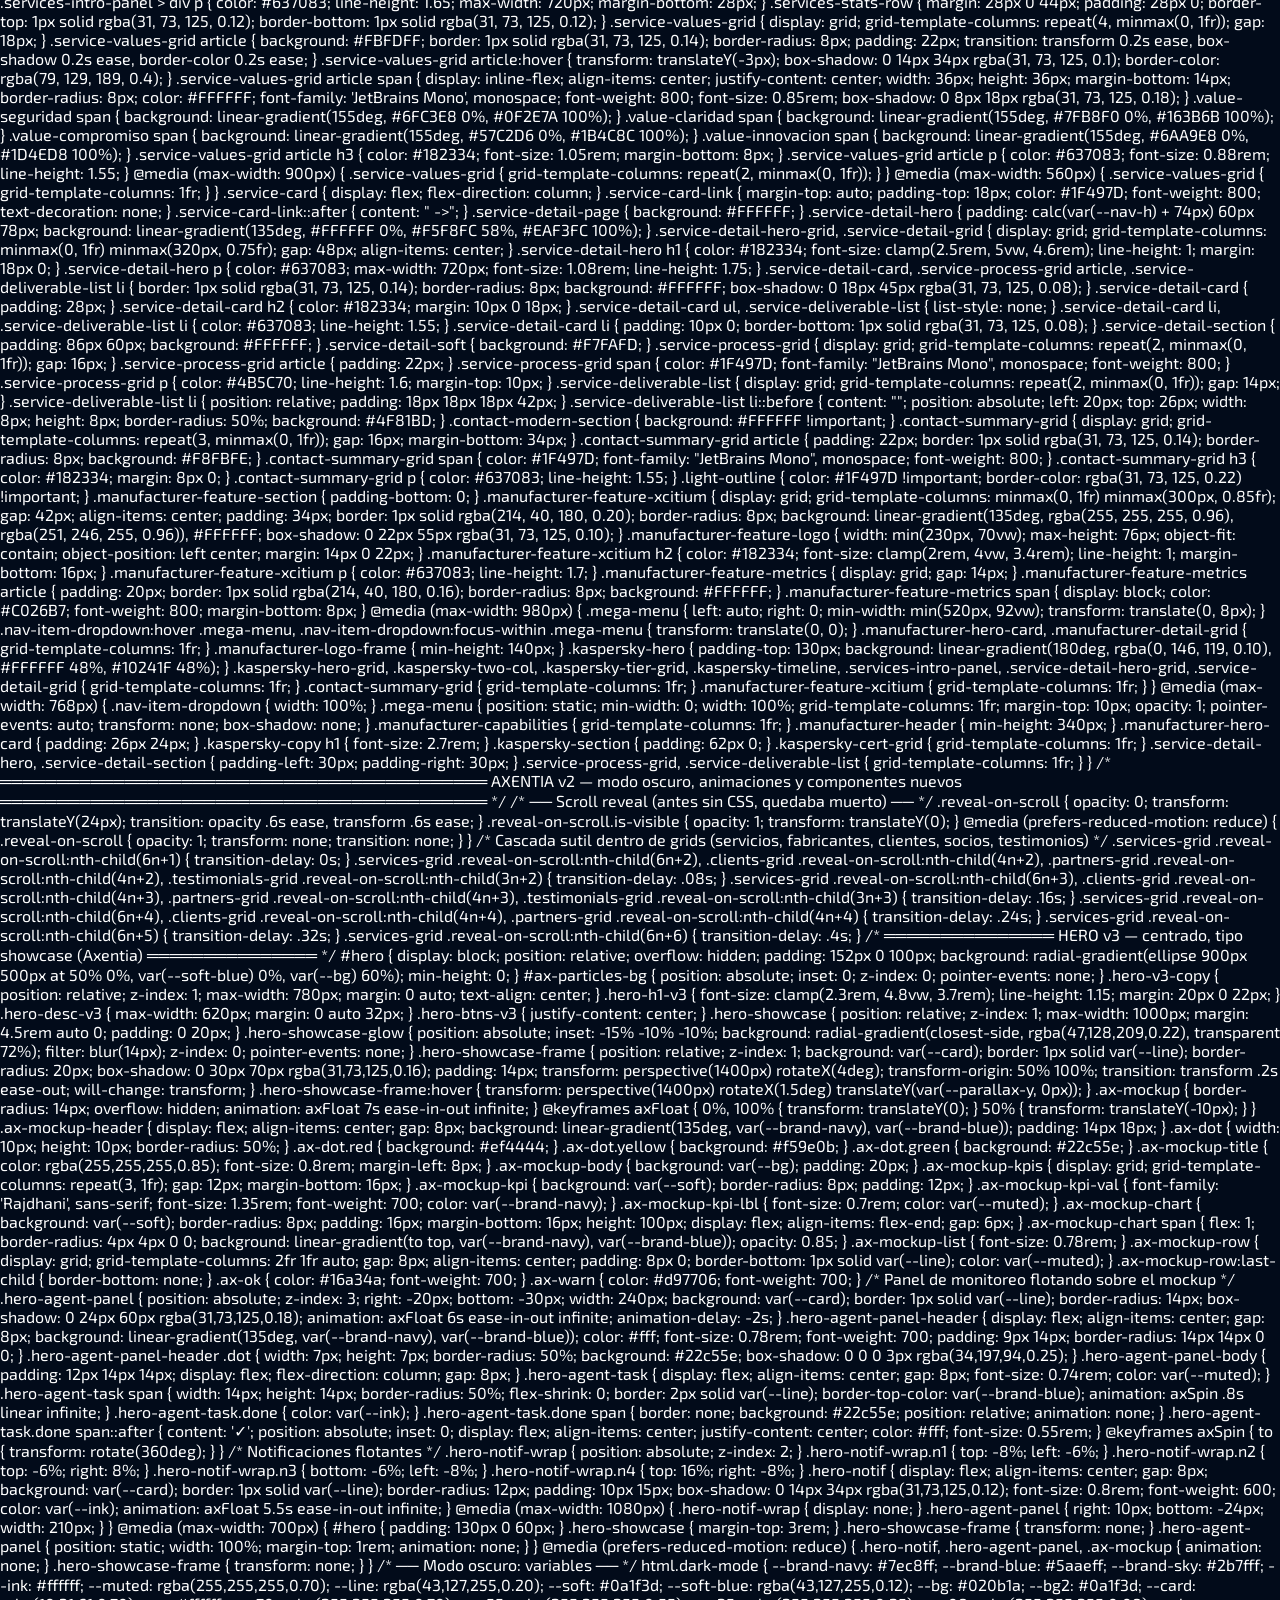
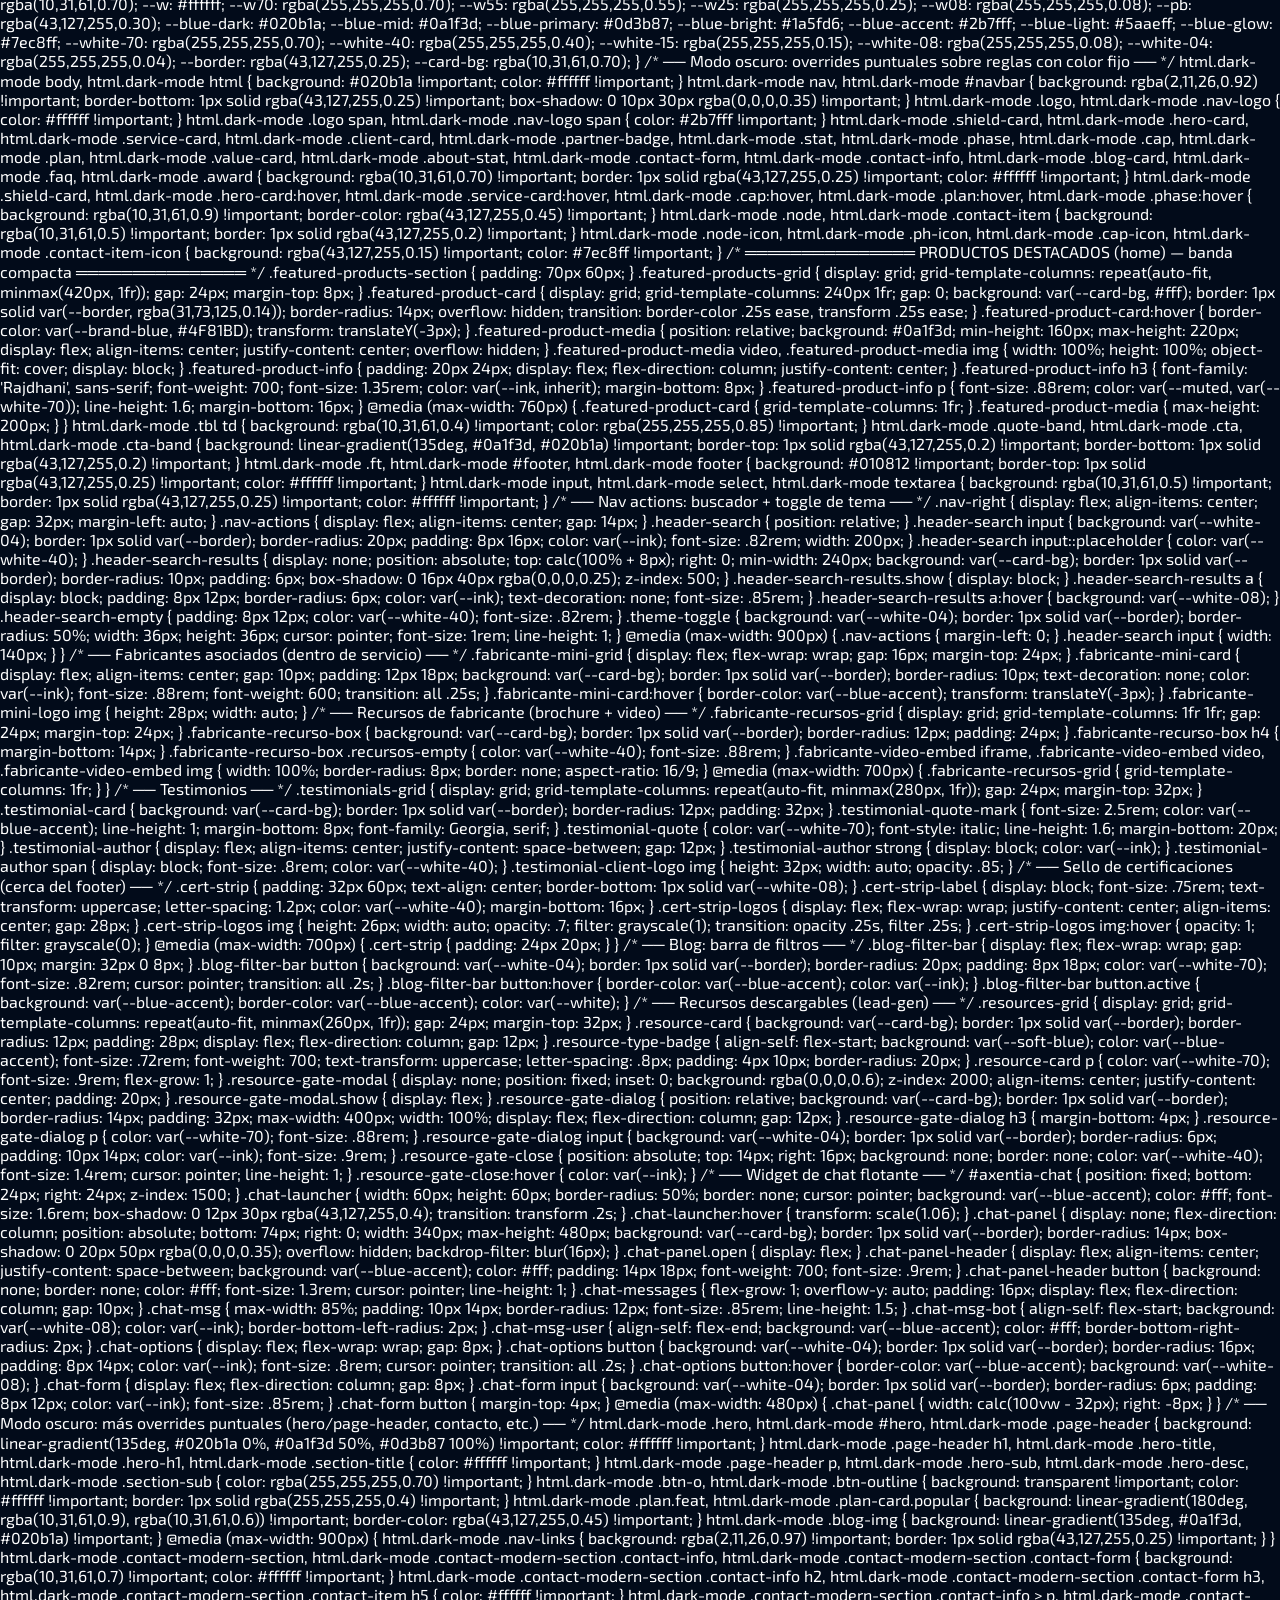
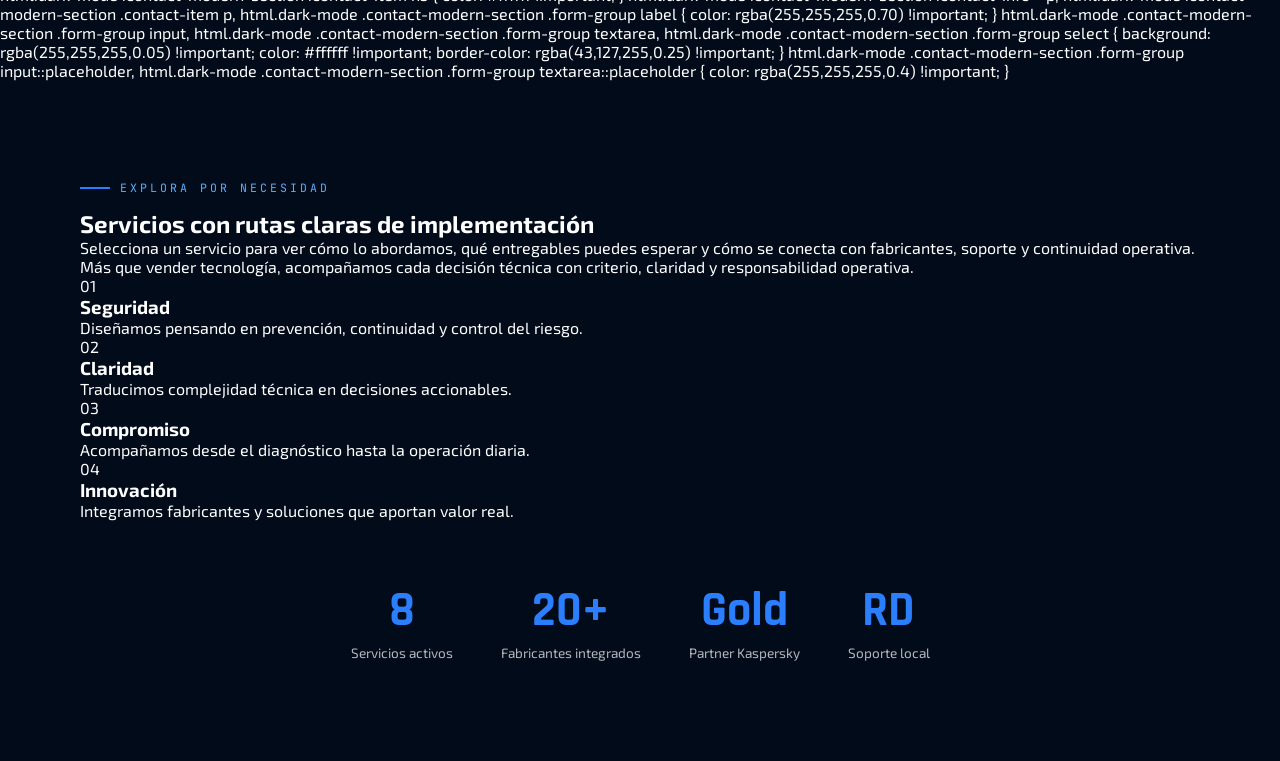
<file: Claude outputs/servicios_preview.html>
<!DOCTYPE html>
<html lang="es">
<head>
<meta charset="UTF-8">
<style>/* ═══════════════════════════════════════════
   AXENTIA SRL — Global Styles
   css/style.css
═══════════════════════════════════════════ */

/* ── VARIABLES ── */
:root {
  --blue-dark:    #020b1a;
  --blue-mid:     #0a1f3d;
  --blue-primary: #0d3b87;
  --blue-bright:  #1a5fd6;
  --blue-accent:  #2b7fff;
  --blue-light:   #5aaeff;
  --blue-glow:    #7ec8ff;
  --white:        #ffffff;
  --white-70:     rgba(255,255,255,0.70);
  --white-40:     rgba(255,255,255,0.40);
  --white-15:     rgba(255,255,255,0.15);
  --white-08:     rgba(255,255,255,0.08);
  --white-04:     rgba(255,255,255,0.04);
  --cyan:         #00d4ff;
  --card-bg:      rgba(10,31,61,0.70);
  --border:       rgba(43,127,255,0.25);
  --red-dim:      rgba(255,80,80,0.15);
  --red:          #ff7070;
  --green:        #5eff9b;
  --nav-h:        70px;
}

/* ── RESET ── */
*, *::before, *::after { margin:0; padding:0; box-sizing:border-box; }
html { scroll-behavior:smooth; }
body {
  font-family: 'Exo 2', sans-serif;
  background: var(--blue-dark);
  color: var(--white);
  overflow-x: hidden;
}

/* ── SCROLLBAR ── */
::-webkit-scrollbar { width:6px; }
::-webkit-scrollbar-track { background:var(--blue-dark); }
::-webkit-scrollbar-thumb { background:var(--blue-accent); border-radius:3px; }

/* ── CONTAINER ── */
.container { max-width:1280px; margin:0 auto; padding:0 20px; }

/* ══════════════════ NAVBAR ══════════════════ */
#navbar {
  position:fixed; top:0; left:0; right:0; z-index:1000;
  display:flex; align-items:center; justify-content:space-between;
  padding:0 60px; height:var(--nav-h);
  background:rgba(2,11,26,0.92);
  backdrop-filter:blur(20px);
  border-bottom:1px solid var(--border);
}
.nav-logo {
  font-family:'Rajdhani',sans-serif;
  font-size:1.8rem; font-weight:700; letter-spacing:3px;
  color:var(--white); text-decoration:none;
}
.nav-logo span { color:var(--blue-accent); }
.brand-logo-img {
  display: block;
  width: 154px;
  height: auto;
}

.nav-links {
  display:flex; align-items:center; gap:32px; list-style:none;
}
.nav-links a {
  font-size:0.83rem; font-weight:600; letter-spacing:1px;
  text-transform:uppercase; color:var(--white-70);
  text-decoration:none; transition:color .2s;
}
.nav-links a:hover, .nav-links a.active { color:var(--white); }
.nav-links a.nav-admin {
  color:var(--blue-light); font-size:0.78rem;
}
.nav-links a.nav-cta {
  background:var(--blue-accent); color:var(--white) !important;
  padding:10px 22px; border-radius:6px; font-weight:700 !important;
  transition:background .2s !important;
}
.nav-links a.nav-cta:hover { background:var(--blue-light) !important; }

.nav-toggle { display:none; background:none; border:none; color:var(--white); font-size:1.5rem; cursor:pointer; }

/* ══════════════════ PAGE HEADER ══════════════════ */
.page-header {
  padding: calc(var(--nav-h) + 80px) 60px 80px;
  background:linear-gradient(135deg,#020b1a 0%,#0a1f3d 50%,#0d3b87 100%);
  position:relative; overflow:hidden;
}
.page-header::before {
  content:''; position:absolute; inset:0;
  background-image:
    linear-gradient(rgba(43,127,255,0.05) 1px,transparent 1px),
    linear-gradient(90deg,rgba(43,127,255,0.05) 1px,transparent 1px);
  background-size:60px 60px;
}
.page-header .container { position:relative; z-index:1; }
.page-header h1 {
  font-family:'Rajdhani',sans-serif;
  font-size:clamp(2.5rem,5vw,4rem); font-weight:700;
  letter-spacing:2px; text-transform:uppercase; margin-bottom:16px;
}
.page-header p { font-size:1.05rem; color:var(--white-70); max-width:600px; line-height:1.7; }

/* ══════════════════ SECTIONS ══════════════════ */
section, .section-block { padding:100px 60px; }
.section-dark    { background:var(--blue-dark); }
.section-blue    { background:linear-gradient(135deg,#020b1a,#0a1f3d); }
.section-gradient{ background:linear-gradient(135deg,#020b1a 0%,#0a1f3d 60%,#0d3b87 100%); }

.section-label {
  font-family:'JetBrains Mono',monospace;
  font-size:0.72rem; letter-spacing:3px; color:var(--blue-light);
  text-transform:uppercase; margin-bottom:14px;
  display:flex; align-items:center; gap:10px;
}
.section-label::before {
  content:''; display:inline-block; width:30px; height:2px; background:var(--blue-accent);
}
.section-title {
  font-family:'Rajdhani',sans-serif;
  font-size:clamp(2rem,4vw,3.2rem); font-weight:700;
  letter-spacing:1px; line-height:1.1; margin-bottom:18px;
}
.section-sub {
  font-size:1.05rem; color:var(--white-70); line-height:1.7;
  max-width:640px; margin-bottom:56px;
}

/* ══════════════════ BUTTONS ══════════════════ */
.btn-primary, .btn-outline, .btn-save, .btn-add, .btn-danger, .btn-edit, .btn-cancel {
  display:inline-flex; align-items:center; justify-content:center;
  gap:8px; border:none; cursor:pointer; text-decoration:none;
  font-family:'Exo 2',sans-serif; font-weight:700;
  font-size:0.9rem; letter-spacing:1px; text-transform:uppercase;
  border-radius:8px; transition:all .25s;
}
.btn-primary {
  background:var(--blue-accent); color:var(--white); padding:14px 32px;
}
.btn-primary:hover { background:var(--blue-light); transform:translateY(-2px); box-shadow:0 8px 30px rgba(43,127,255,.4); }
.btn-outline {
  background:transparent; color:var(--white); padding:14px 32px;
  border:2px solid var(--white-40);
}
.btn-outline:hover { border-color:var(--white); transform:translateY(-2px); }
.btn-save { background:var(--blue-accent); color:var(--white); padding:11px 24px; font-size:0.85rem; }
.btn-save:hover { background:var(--blue-light); }
.btn-add {
  background:rgba(43,127,255,.15); color:var(--blue-light); padding:9px 20px;
  border:1px solid var(--blue-accent); font-size:0.8rem;
}
.btn-add:hover { background:rgba(43,127,255,.28); }
.btn-danger {
  background:var(--red-dim); color:var(--red); padding:8px 16px;
  border:1px solid rgba(255,80,80,.3); font-size:0.78rem;
}
.btn-danger:hover { background:rgba(255,80,80,.25); }
.btn-edit {
  background:rgba(255,200,0,.1); color:#ffd700; padding:8px 16px;
  border:1px solid rgba(255,200,0,.3); font-size:0.78rem;
}
.btn-edit:hover { background:rgba(255,200,0,.22); }
.btn-cancel {
  background:transparent; color:var(--white-70); padding:10px 22px;
  border:1px solid var(--border); font-size:0.85rem;
}
.btn-cancel:hover { border-color:var(--white-40); color:var(--white); }

/* ══════════════════ HERO ══════════════════ */
#hero {
  min-height:100vh; display:flex; align-items:center;
  padding:120px 60px 80px; position:relative; overflow:hidden;
  background:linear-gradient(135deg,#020b1a 0%,#0a1f3d 40%,#0d3b87 100%);
}
.hero-bg-grid {
  position:absolute; inset:0; z-index:0;
  background-image:
    linear-gradient(rgba(43,127,255,.06) 1px,transparent 1px),
    linear-gradient(90deg,rgba(43,127,255,.06) 1px,transparent 1px);
  background-size:60px 60px;
}
.hero-glow {
  position:absolute; width:600px; height:600px;
  background:radial-gradient(circle,rgba(43,127,255,.2) 0%,transparent 70%);
  top:-100px; right:-100px; z-index:0; border-radius:50%;
}
.hero-content { position:relative; z-index:1; max-width:580px; }

.hero-badge {
  display:inline-flex; align-items:center; gap:8px;
  font-family:'JetBrains Mono',monospace;
  font-size:0.7rem; letter-spacing:2px; color:var(--blue-light);
  text-transform:uppercase; margin-bottom:28px;
}
.badge-dot {
  width:6px; height:6px; border-radius:50%;
  background:var(--cyan); box-shadow:0 0 10px var(--cyan);
  animation:pulse 2s infinite;
}
@keyframes pulse { 0%,100%{opacity:1} 50%{opacity:.3} }

.hero-h1 {
  font-family:'Rajdhani',sans-serif;
  font-size:clamp(3rem,6vw,5.5rem); font-weight:700;
  line-height:.95; letter-spacing:2px; text-transform:uppercase; margin-bottom:24px;
}
.hero-h1 .accent { color:var(--blue-light); }
.hero-desc { font-size:1.05rem; color:var(--white-70); line-height:1.7; max-width:480px; margin-bottom:40px; }
.hero-btns { display:flex; gap:16px; flex-wrap:wrap; }

.hero-cards {
  position:absolute; right:60px; top:50%; transform:translateY(-50%);
  z-index:1; display:flex; flex-direction:column; gap:16px; min-width:340px;
}
.hero-card {
  background:rgba(255,255,255,.08); border:1px solid rgba(43,127,255,.3);
  backdrop-filter:blur(16px); border-radius:12px; padding:20px 24px;
  display:flex; align-items:center; gap:16px; transition:all .3s;
}
.hero-card:hover { background:rgba(255,255,255,.13); border-color:var(--blue-accent); transform:translateX(-4px); }
.hero-card-icon {
  width:44px; height:44px; border-radius:10px;
  background:rgba(43,127,255,.2);
  display:flex; align-items:center; justify-content:center;
  flex-shrink:0; font-size:1.3rem;
}
.hero-card h4 { font-weight:700; font-size:1rem; margin-bottom:2px; }
.hero-card p  { font-size:0.82rem; color:var(--white-70); }

/* ══════════════════ SERVICES GRID ══════════════════ */
.services-grid {
  display:grid; grid-template-columns:repeat(auto-fill,minmax(300px,1fr)); gap:24px;
}
.service-card {
  background:var(--card-bg); border:1px solid var(--border);
  border-radius:14px; padding:32px; transition:all .3s;
}
.service-card:hover { border-color:var(--blue-accent); transform:translateY(-6px); box-shadow:0 20px 60px rgba(43,127,255,.15); }
/* Insignia 3D "glossy" — degradado + bisel + brillo superior, look de ícono
   de app pulido. Los tonos varían por tarjeta pero se mantienen en la
   familia azul de la marca. */
.service-icon {
  position: relative;
  display: flex; align-items: center; justify-content: center;
  width: 64px; height: 64px; margin-bottom: 20px;
  border-radius: 20px; font-size: 1.9rem;
  background: linear-gradient(155deg, #5B9BE0 0%, #1F497D 100%);
  box-shadow:
    0 14px 26px rgba(31, 73, 125, 0.28),
    0 3px 6px rgba(31, 73, 125, 0.18),
    inset 0 -8px 12px rgba(0, 0, 0, 0.22),
    inset 0 2px 3px rgba(255, 255, 255, 0.55);
  transition: transform .35s ease, box-shadow .35s ease;
  overflow: hidden;
}
.service-icon::before {
  content: '';
  position: absolute; top: 6%; left: 10%;
  width: 65%; height: 42%;
  background: linear-gradient(135deg, rgba(255, 255, 255, 0.65), rgba(255, 255, 255, 0) 70%);
  border-radius: 50%;
  filter: blur(1px);
  pointer-events: none;
}
.service-icon span,
.service-icon { filter: drop-shadow(0 2px 2px rgba(0, 0, 0, 0.25)); }

.service-card:nth-child(6n+2) .service-icon { background: linear-gradient(155deg, #6FC3E8 0%, #0F2E7A 100%); }
.service-card:nth-child(6n+3) .service-icon { background: linear-gradient(155deg, #7FB8F0 0%, #163B6B 100%); }
.service-card:nth-child(6n+4) .service-icon { background: linear-gradient(155deg, #57C2D6 0%, #1B4C8C 100%); }
.service-card:nth-child(6n+5) .service-icon { background: linear-gradient(155deg, #4F81BD 0%, #10233F 100%); }
.service-card:nth-child(6n+6) .service-icon { background: linear-gradient(155deg, #6AA9E8 0%, #1D4ED8 100%); }

.service-card:hover .service-icon {
  transform: translateY(-4px) rotate(-3deg) scale(1.06);
  box-shadow:
    0 20px 34px rgba(31, 73, 125, 0.34),
    0 4px 8px rgba(31, 73, 125, 0.2),
    inset 0 -8px 12px rgba(0, 0, 0, 0.22),
    inset 0 2px 3px rgba(255, 255, 255, 0.6);
}
@media (prefers-reduced-motion: reduce) {
  .service-card:hover .service-icon { transform: none; }
}
.service-card h3 { font-weight:700; font-size:1.15rem; margin-bottom:12px; }
.service-card p  { font-size:.9rem; color:var(--white-70); line-height:1.6; margin-bottom:16px; }
.service-card ul { list-style:none; }
.service-card ul li { font-size:.85rem; color:var(--white-70); padding:5px 0 5px 16px; position:relative; }
.service-card ul li::before { content:'›'; position:absolute; left:0; color:var(--blue-accent); }

/* ══════════════════ CLIENTS ══════════════════ */
.clients-grid { display:flex; flex-wrap:wrap; gap:16px; }
.client-card {
  background:var(--white-04); border:1px solid var(--border);
  border-radius:12px; padding:20px 28px;
  display:flex; align-items:center; gap:14px; transition:all .25s;
}
.client-card:hover { border-color:var(--blue-accent); background:var(--white-08); }
.client-avatar {
  width:44px; height:44px; border-radius:10px;
  background:var(--blue-primary);
  display:flex; align-items:center; justify-content:center;
  font-weight:700; font-size:.88rem; color:var(--white); flex-shrink:0;
}
.client-card h4 { font-size:.9rem; font-weight:700; }
.client-card p  { font-size:.78rem; color:var(--white-70); }

/* ══════════════════ PARTNERS ══════════════════ */
.partners-grid { display:flex; flex-wrap:wrap; gap:12px; }
.partner-badge {
  background:var(--white-04); border:1px solid var(--border);
  border-radius:10px; padding:14px 24px;
  font-size:.88rem; font-weight:600; color:var(--white-70);
  transition:all .25s; cursor:default;
}
.partner-badge:hover { border-color:var(--blue-accent); color:var(--white); background:var(--white-08); }

/* ══════════════════ STATS ══════════════════ */
.stats-row { display:flex; justify-content:center; gap:48px; flex-wrap:wrap; margin-top:60px; }
.stat-item  { text-align:center; }
.stat-num   { font-family:'Rajdhani',sans-serif; font-size:3rem; font-weight:700; color:var(--blue-accent); display:block; }
.stat-label { font-size:.85rem; color:var(--white-70); }

/* ══════════════════ PLANS / PRICING ══════════════════ */
.plans-grid { display:grid; grid-template-columns:repeat(auto-fill,minmax(280px,1fr)); gap:24px; }
.plan-card {
  background:var(--card-bg); border:1px solid var(--border);
  border-radius:16px; padding:36px;
  position:relative; transition:all .3s; display:flex; flex-direction:column;
}
.plan-card.popular {
  border-color:var(--blue-accent);
  background:linear-gradient(160deg,rgba(13,59,135,.6),rgba(10,31,61,.8));
}
.plan-card.popular::before {
  content:'⭐ Más Popular';
  position:absolute; top:-14px; left:50%; transform:translateX(-50%);
  background:var(--blue-accent); color:var(--white);
  padding:4px 18px; border-radius:20px;
  font-size:.75rem; font-weight:700; letter-spacing:1px; white-space:nowrap;
}
.plan-tier  { font-family:'JetBrains Mono',monospace; font-size:.7rem; letter-spacing:2px; color:var(--blue-light); text-transform:uppercase; margin-bottom:8px; }
.plan-name  { font-family:'Rajdhani',sans-serif; font-size:1.6rem; font-weight:700; margin-bottom:8px; }
.plan-desc  { font-size:.85rem; color:var(--white-70); margin-bottom:28px; line-height:1.5; }
.plan-features { list-style:none; flex:1; margin-bottom:28px; }
.plan-features li { font-size:.88rem; color:var(--white-70); padding:8px 0; border-bottom:1px solid var(--white-08); display:flex; gap:10px; }
.plan-features li::before { content:'✓'; color:var(--blue-light); font-weight:700; flex-shrink:0; }

/* ══════════════════ COMPARISON TABLE ══════════════════ */
.compare-table { width:100%; border-collapse:separate; border-spacing:0; border-radius:14px; overflow:hidden; border:1px solid var(--border); }
.compare-table th { background:var(--blue-primary); padding:16px 20px; text-align:left; font-size:.85rem; font-weight:700; letter-spacing:1px; }
.compare-table td { padding:14px 20px; font-size:.88rem; border-bottom:1px solid var(--white-04); }
.compare-table tr:last-child td { border-bottom:none; }
.compare-table tr:nth-child(odd) td { background:var(--white-04); }
.compare-table .bad  { color:#ff6b6b; }
.compare-table .good { color:var(--green); }

/* ══════════════════ PHASES ══════════════════ */
.phases-grid { display:grid; grid-template-columns:repeat(auto-fill,minmax(280px,1fr)); gap:24px; }
.phase-card {
  background:var(--white-04); border:1px solid var(--border);
  border-radius:14px; padding:32px; position:relative; overflow:hidden;
}
.phase-num  { font-family:'JetBrains Mono',monospace; font-size:4rem; font-weight:700; color:rgba(43,127,255,.12); position:absolute; top:10px; right:20px; line-height:1; }
.phase-tag  { font-family:'JetBrains Mono',monospace; font-size:.7rem; letter-spacing:2px; color:var(--blue-light); text-transform:uppercase; margin-bottom:10px; display:block; }
.phase-card h3 { font-weight:700; font-size:1.1rem; margin-bottom:12px; }
.phase-card p  { font-size:.88rem; color:var(--white-70); line-height:1.6; }

/* ══════════════════ CAPABILITIES ══════════════════ */
.capabilities-grid { display:grid; grid-template-columns:repeat(auto-fill,minmax(260px,1fr)); gap:20px; }
.cap-card { background:var(--white-04); border:1px solid var(--border); border-radius:12px; padding:24px; transition:all .3s; }
.cap-card:hover { border-color:var(--blue-accent); background:var(--white-08); }
.cap-icon { font-size:1.5rem; margin-bottom:12px; }
.cap-card h4 { font-weight:700; font-size:.95rem; margin-bottom:8px; }
.cap-card p  { font-size:.83rem; color:var(--white-70); line-height:1.5; }

/* ══════════════════ FAQ ══════════════════ */
.faq-list { max-width:800px; margin:0 auto; display:flex; flex-direction:column; gap:14px; }
.faq-item { background:var(--card-bg); border:1px solid var(--border); border-radius:12px; overflow:hidden; }
.faq-q { padding:20px 24px; cursor:pointer; font-weight:600; display:flex; justify-content:space-between; align-items:center; font-size:.95rem; }
.faq-q::after { content:'+'; font-size:1.4rem; color:var(--blue-accent); transition:transform .2s; }
.faq-item.open .faq-q::after { content:'−'; }
.faq-a { display:none; padding:0 24px 20px; font-size:.88rem; color:var(--white-70); line-height:1.7; }
.faq-item.open .faq-a { display:block; }

/* ══════════════════ BLOG ══════════════════ */
.blog-grid { display:grid; grid-template-columns:repeat(auto-fill,minmax(300px,1fr)); gap:24px; }
.blog-card { background:var(--card-bg); border:1px solid var(--border); border-radius:14px; overflow:hidden; transition:all .3s; }
.blog-card:hover { border-color:var(--blue-accent); transform:translateY(-4px); }
.blog-img { height:180px; background:linear-gradient(135deg,var(--blue-primary),var(--blue-bright)); display:flex; align-items:center; justify-content:center; font-size:3rem; }
.blog-body { padding:24px; }
.blog-tag  { font-family:'JetBrains Mono',monospace; font-size:.68rem; letter-spacing:2px; color:var(--blue-light); text-transform:uppercase; margin-bottom:8px; display:block; }
.blog-card h3 { font-weight:700; font-size:1rem; margin-bottom:10px; line-height:1.4; }
.blog-card p  { font-size:.83rem; color:var(--white-70); line-height:1.5; margin-bottom:16px; }
.blog-meta { font-size:.78rem; color:var(--white-40); font-family:'JetBrains Mono',monospace; }

/* ══════════════════ CONTACT ══════════════════ */
.contact-grid { display:grid; grid-template-columns:1fr 1.2fr; gap:80px; align-items:start; }
.contact-info h2 { font-family:'Rajdhani',sans-serif; font-size:2.5rem; font-weight:700; margin-bottom:20px; }
.contact-info > p { color:var(--white-70); line-height:1.7; margin-bottom:36px; }
.contact-items { display:flex; flex-direction:column; gap:20px; }
.contact-item { display:flex; align-items:flex-start; gap:14px; }
.contact-item-icon { width:42px; height:42px; border-radius:10px; background:rgba(43,127,255,.15); border:1px solid var(--border); display:flex; align-items:center; justify-content:center; font-size:1.1rem; flex-shrink:0; }
.contact-item h5 { font-size:.8rem; color:var(--white-40); margin-bottom:3px; font-weight:500; }
.contact-item p  { font-size:.92rem; font-weight:600; color:var(--white); }

.contact-form { background:var(--white-04); border:1px solid var(--border); border-radius:16px; padding:40px; }
.contact-form h3 { font-family:'Rajdhani',sans-serif; font-size:1.6rem; font-weight:700; margin-bottom:24px; }
.form-group { margin-bottom:20px; }
.form-group label { display:block; font-size:.82rem; font-weight:600; letter-spacing:1px; color:var(--white-70); margin-bottom:8px; text-transform:uppercase; }
.form-group input, .form-group textarea, .form-group select {
  width:100%; background:rgba(255,255,255,.05); border:1px solid var(--border);
  border-radius:8px; padding:12px 16px; color:var(--white);
  font-family:'Exo 2',sans-serif; font-size:.95rem; outline:none; transition:border-color .2s;
}
.form-group input:focus, .form-group textarea:focus, .form-group select:focus { border-color:var(--blue-accent); }
.form-group textarea { resize:vertical; min-height:130px; }
.form-group select option { background:var(--blue-mid); }

/* ══════════════════ ABOUT ══════════════════ */
.about-grid { display:grid; grid-template-columns:1fr 1fr; gap:80px; align-items:center; }
.about-values { display:grid; grid-template-columns:1fr 1fr; gap:16px; margin-top:32px; }
.value-card { background:var(--white-04); border:1px solid var(--border); border-radius:12px; padding:20px; }
.value-card h4 { font-weight:700; margin-bottom:8px; font-size:.95rem; }
.value-card p  { font-size:.82rem; color:var(--white-70); line-height:1.5; }
.about-stats { display:grid; grid-template-columns:repeat(2,1fr); gap:20px; }
.about-stat  { background:var(--white-04); border:1px solid var(--border); border-radius:12px; padding:24px; text-align:center; }
.about-stat .num   { font-family:'Rajdhani',sans-serif; font-size:2.5rem; font-weight:700; color:var(--blue-accent); }
.about-stat .label { font-size:.82rem; color:var(--white-70); }

/* ══════════════════ SUPPORT PLANS ══════════════════ */
.support-plans { display:grid; grid-template-columns:repeat(auto-fill,minmax(240px,1fr)); gap:20px; }
.support-card { background:var(--card-bg); border:1px solid var(--border); border-radius:14px; padding:28px; transition:all .3s; position:relative; display:flex; flex-direction:column; }
.support-card.popular { border-color:var(--blue-accent); }
.support-card.popular::before { content:'⭐ Popular'; position:absolute; top:-12px; left:50%; transform:translateX(-50%); background:var(--blue-accent); color:var(--white); padding:3px 14px; border-radius:20px; font-size:.72rem; font-weight:700; white-space:nowrap; }
.support-card h3 { font-family:'Rajdhani',sans-serif; font-size:1.4rem; font-weight:700; margin-bottom:4px; }
.support-range { font-size:.8rem; color:var(--blue-light); margin-bottom:18px; font-family:'JetBrains Mono',monospace; }
.support-card ul { list-style:none; flex:1; margin-bottom:20px; }
.support-card ul li { font-size:.83rem; color:var(--white-70); padding:6px 0 6px 14px; position:relative; }
.support-card ul li::before { content:'·'; position:absolute; left:0; color:var(--blue-accent); font-size:1.2rem; line-height:1.2; }

/* ══════════════════ SLA TABLE ══════════════════ */
.sla-table { width:100%; border-collapse:separate; border-spacing:0; border-radius:12px; overflow:hidden; border:1px solid var(--border); margin-top:40px; }
.sla-table th { background:var(--blue-primary); padding:14px 20px; text-align:left; font-size:.82rem; font-weight:700; }
.sla-table td { padding:12px 20px; font-size:.85rem; border-bottom:1px solid var(--white-04); color:var(--white-70); }
.sla-table tr:last-child td { border-bottom:none; }
.sla-table tr:nth-child(even) td { background:var(--white-04); }

/* ══════════════════ CTA BAND ══════════════════ */
.cta-band {
  padding:80px 60px;
  background:linear-gradient(90deg,var(--blue-primary),var(--blue-bright));
}

/* ══════════════════ FOOTER ══════════════════ */
#footer { background:#010812; border-top:1px solid var(--border); padding:48px 60px 28px; }
.footer-top { display:grid; grid-template-columns:1.5fr 1fr 1fr 1fr; gap:40px; margin-bottom:40px; }
.footer-brand p { font-size:.85rem; color:var(--white-70); line-height:1.6; margin-top:12px; }
.footer-col h5 { font-weight:700; font-size:.82rem; letter-spacing:1px; text-transform:uppercase; margin-bottom:16px; }
.footer-col ul { list-style:none; }
.footer-col ul li { margin-bottom:10px; }
.footer-col ul li a { font-size:.85rem; color:var(--white-70); text-decoration:none; transition:color .2s; }
.footer-col ul li a:hover { color:var(--white); }
.footer-bottom { display:flex; justify-content:space-between; align-items:center; padding-top:24px; border-top:1px solid var(--white-08); }
.footer-bottom p { font-size:.8rem; color:var(--white-40); }

/* ══════════════════ TOAST ══════════════════ */
.toast {
  position:fixed; bottom:30px; right:30px; z-index:99999;
  background:rgba(10,31,61,.95); border:1px solid var(--blue-accent);
  border-radius:10px; padding:14px 22px;
  font-size:.88rem; font-weight:600; color:var(--white);
  display:none; animation:slideUp .3s ease;
}
.toast.show { display:block; }
@keyframes slideUp { from{opacity:0;transform:translateY(20px)} to{opacity:1;transform:translateY(0)} }

/* ══════════════════ BREADCRUMB ══════════════════ */
.breadcrumb { font-size:.8rem; color:var(--white-40); margin-bottom:12px; font-family:'JetBrains Mono',monospace; }
.breadcrumb a { color:var(--blue-light); text-decoration:none; }
.breadcrumb a:hover { color:var(--white); }

/* ══════════════════ RESPONSIVE ══════════════════ */
@media(max-width:1100px){
  #navbar { padding:0 30px; }
  section, .section-block { padding:80px 30px; }
  #hero { padding:120px 30px 80px; }
  .hero-cards { display:none; }
  .page-header { padding:calc(var(--nav-h)+60px) 30px 60px; }
  .contact-grid { grid-template-columns:1fr; gap:40px; }
  .about-grid   { grid-template-columns:1fr; gap:40px; }
  .footer-top   { grid-template-columns:1fr 1fr; }
  .cta-band     { padding:60px 30px; }
  #footer       { padding:40px 30px 24px; }
}
@media(max-width:768px){
  .nav-links  { display:none; flex-direction:column; position:fixed; top:var(--nav-h); left:0; right:0; background:rgba(2,11,26,.98); padding:24px 30px; gap:16px; }
  .nav-links.open { display:flex; }
  .nav-toggle { display:block; }
  .plans-grid { grid-template-columns:1fr; }
  .phases-grid{ grid-template-columns:1fr; }
  .support-plans{grid-template-columns:1fr 1fr;}
  .about-values {grid-template-columns:1fr;}
  .footer-top { grid-template-columns:1fr; }
  .footer-bottom{ flex-direction:column; gap:12px; text-align:center; }
}
@media(max-width:500px){
  .support-plans{grid-template-columns:1fr;}
  .plans-grid{grid-template-columns:1fr;}
}


/* ===== Axentia white technology refresh ===== */
/* Axentia white technology refresh
   Link this file after css/style.css, or paste it at the end of style.css.
   For pages/xcitium.php, paste it before the closing </style> tag.
*/

:root {
  --brand-navy: #1F497D;
  --brand-blue: #4F81BD;
  --brand-sky: #2F80D1;
  --ink: #182334;
  --muted: #637083;
  --line: #D9E4F2;
  --soft: #F5F8FC;
  --soft-blue: #EAF3FC;
  --white: #FFFFFF;

  --g1: #1F497D;
  --g2: #4F81BD;
  --g3: #2F80D1;
  --violet: #4F81BD;
  --cyan: #4F81BD;
  --grad: linear-gradient(135deg, #1F497D, #4F81BD);
  --grad3: linear-gradient(135deg, #1F497D, #4F81BD, #7FAFDF);
  --bg: #FFFFFF;
  --bg2: #F5F8FC;
  --card: #FFFFFF;
  --w: #182334;
  --w70: #334155;
  --w55: #637083;
  --w25: #A8B4C4;
  --w08: rgba(31, 73, 125, 0.1);
  --pb: rgba(31, 73, 125, 0.18);
  --green: #178A4C;

  --blue-dark: #FFFFFF;
  --blue-mid: #F5F8FC;
  --blue-primary: #1F497D;
  --blue-bright: #4F81BD;
  --blue-accent: #2F80D1;
  --blue-light: #4F81BD;
  --blue-glow: #9DC6EA;
  --white-70: #637083;
  --white-40: #9AA8BA;
  --white-15: rgba(31, 73, 125, 0.15);
  --white-08: rgba(31, 73, 125, 0.08);
  --white-04: rgba(31, 73, 125, 0.04);
  --border: rgba(31, 73, 125, 0.16);
  --card-bg: #FFFFFF;
}

html,
body {
  background: #FFFFFF !important;
  color: var(--ink) !important;
  font-family: Inter, "Segoe UI", Arial, sans-serif !important;
  letter-spacing: 0 !important;
}

body::before {
  content: "";
  position: fixed;
  inset: 0;
  z-index: -1;
  background:
    linear-gradient(90deg, rgba(31, 73, 125, 0.045) 1px, transparent 1px),
    linear-gradient(rgba(31, 73, 125, 0.035) 1px, transparent 1px),
    radial-gradient(circle at 80% 10%, rgba(79, 129, 189, 0.16), transparent 30%),
    radial-gradient(circle at 8% 42%, rgba(31, 73, 125, 0.08), transparent 24%);
  background-size: 56px 56px, 56px 56px, auto, auto;
}

::-webkit-scrollbar-track { background: var(--soft) !important; }
::-webkit-scrollbar-thumb { background: var(--brand-blue) !important; }

nav,
#navbar {
  background: rgba(255, 255, 255, 0.92) !important;
  border-bottom: 1px solid rgba(31, 73, 125, 0.14) !important;
  box-shadow: 0 10px 30px rgba(31, 73, 125, 0.08) !important;
  backdrop-filter: blur(18px) !important;
}

.logo,
.nav-logo {
  color: var(--brand-navy) !important;
  letter-spacing: 1.6px !important;
}

.logo span,
.nav-logo span {
  color: var(--brand-blue) !important;
  background: none !important;
  -webkit-text-fill-color: currentColor !important;
}

.nav-links a {
  color: #5E6D82 !important;
  letter-spacing: 0.4px !important;
}

.nav-links a:hover,
.nav-links a.active {
  color: var(--brand-navy) !important;
}

.nav-cta,
.nav-links a.nav-cta,
.btn-p,
.btn-primary {
  background: var(--brand-navy) !important;
  color: #FFFFFF !important;
  border: 1px solid var(--brand-navy) !important;
  border-radius: 6px !important;
  box-shadow: 0 10px 22px rgba(31, 73, 125, 0.18) !important;
}

.nav-cta:hover,
.btn-p:hover,
.btn-primary:hover {
  background: var(--brand-blue) !important;
  border-color: var(--brand-blue) !important;
  box-shadow: 0 12px 24px rgba(79, 129, 189, 0.22) !important;
  transform: translateY(-2px) !important;
}

.btn-o,
.btn-outline {
  background: #FFFFFF !important;
  color: var(--brand-navy) !important;
  border: 1px solid rgba(31, 73, 125, 0.28) !important;
  border-radius: 6px !important;
  box-shadow: none !important;
}

.btn-o:hover,
.btn-outline:hover {
  background: var(--soft-blue) !important;
  border-color: var(--brand-blue) !important;
  transform: translateY(-2px) !important;
}

.hero,
#hero,
.page-header {
  background: linear-gradient(135deg, #FFFFFF 0%, #F5F8FC 58%, #EAF3FC 100%) !important;
  color: var(--ink) !important;
}

.hero {
  min-height: auto !important;
  padding-top: 130px !important;
}

.bg-grid,
.hero-bg-grid {
  opacity: 0.75 !important;
  background-image:
    linear-gradient(rgba(31, 73, 125, 0.06) 1px, transparent 1px),
    linear-gradient(90deg, rgba(31, 73, 125, 0.05) 1px, transparent 1px) !important;
}

.glow-l,
.glow-r,
.hero-glow {
  display: none !important;
}

.badge,
.hero-badge {
  background: var(--soft-blue) !important;
  border: 1px solid rgba(31, 73, 125, 0.18) !important;
  border-radius: 6px !important;
  color: var(--brand-navy) !important;
}

.bdot,
.badge-dot {
  background: var(--brand-blue) !important;
  box-shadow: 0 0 0 4px rgba(79, 129, 189, 0.16) !important;
}

.hero-title,
.hero-h1,
.section-title,
.ttl,
.page-header h1 {
  color: var(--ink) !important;
  font-family: "Segoe UI", Inter, Arial, sans-serif !important;
  letter-spacing: 0 !important;
  text-transform: none !important;
}

.grad-text,
.hero-h1 .accent,
.qg {
  background: none !important;
  color: var(--brand-navy) !important;
  -webkit-text-fill-color: currentColor !important;
}

.stroke-text {
  color: var(--ink) !important;
  -webkit-text-stroke: 0 !important;
}

.hero-sub,
.hero-desc,
.sub,
.section-sub,
.page-header p {
  color: var(--muted) !important;
}

.hero-sub .hi,
.hero-sub strong {
  color: var(--brand-navy) !important;
}

.section-dark,
.section-blue,
.section-gradient,
.sec,
.sec-mid {
  background: transparent !important;
}

.quote-band,
.cta,
.cta-band {
  background: linear-gradient(135deg, #EAF3FC, #FFFFFF) !important;
  border-top: 1px solid rgba(31, 73, 125, 0.12) !important;
  border-bottom: 1px solid rgba(31, 73, 125, 0.12) !important;
}

.quote-text {
  color: var(--ink) !important;
}

.label,
.section-label,
.plan-tier,
.ph-tag {
  background: none !important;
  color: var(--brand-navy) !important;
  letter-spacing: 1.2px !important;
  -webkit-text-fill-color: currentColor !important;
}

.label::before,
.section-label::before {
  background: var(--brand-blue) !important;
}

.shield-card,
.hero-card,
.service-card,
.client-card,
.partner-badge,
.stat,
.phase,
.cap,
.plan,
.value-card,
.about-stat,
.contact-form,
.contact-info,
.blog-card,
.faq,
.award {
  background: rgba(255, 255, 255, 0.86) !important;
  border: 1px solid rgba(31, 73, 125, 0.14) !important;
  border-radius: 8px !important;
  box-shadow: 0 16px 40px rgba(31, 73, 125, 0.08) !important;
  color: var(--ink) !important;
  backdrop-filter: blur(10px) !important;
}

.shield-card,
.hero-card:hover,
.service-card:hover,
.cap:hover,
.plan:hover,
.phase:hover {
  background: #FFFFFF !important;
  border-color: rgba(79, 129, 189, 0.42) !important;
  box-shadow: 0 20px 48px rgba(31, 73, 125, 0.12) !important;
}

.shield-logo {
  background: none !important;
  color: var(--brand-navy) !important;
  -webkit-text-fill-color: currentColor !important;
}

.shield-sub,
.node p,
.cap p,
.phase p,
.phase li,
.plan-desc,
.plan-feat li,
.stat-l,
.service-card p,
.service-card li,
.client-card p,
.faq .fa,
.fa,
.ft p,
.ft a,
footer p,
footer a {
  color: var(--muted) !important;
}

.node,
.contact-item {
  background: #F8FBFE !important;
  border: 1px solid rgba(31, 73, 125, 0.12) !important;
  border-radius: 8px !important;
}

.node::before,
.phase::before {
  background: var(--brand-blue) !important;
}

.node-icon,
.ph-icon,
.cap-icon,
.contact-item-icon {
  background: var(--soft-blue) !important;
  border: 1px solid rgba(79, 129, 189, 0.22) !important;
  box-shadow: none !important;
  color: var(--brand-navy) !important;
}

.stat-n,
.chk {
  background: none !important;
  color: var(--brand-navy) !important;
  -webkit-text-fill-color: currentColor !important;
}

.stats,
.tbl {
  border: 1px solid rgba(31, 73, 125, 0.14) !important;
}

.tbl th {
  background: var(--soft-blue) !important;
  border-bottom: 1px solid rgba(31, 73, 125, 0.14) !important;
  color: var(--brand-navy) !important;
}

.tbl td {
  background: #FFFFFF !important;
  border-bottom: 1px solid rgba(31, 73, 125, 0.08) !important;
  color: #334155 !important;
}

.good { color: #178A4C !important; }
.bad { color: #B42318 !important; }

.plan.feat,
.plan-card.popular {
  background: linear-gradient(180deg, #FFFFFF, #F0F6FD) !important;
  border-color: rgba(79, 129, 189, 0.45) !important;
}

.plan-badge,
.plan-card.popular::before {
  background: var(--brand-blue) !important;
  border-radius: 6px !important;
  color: #FFFFFF !important;
}

.ft,
#footer,
footer {
  background: var(--soft) !important;
  border-top: 1px solid rgba(31, 73, 125, 0.12) !important;
  color: var(--ink) !important;
}

.ft-bot,
.footer-bottom {
  border-top: 1px solid rgba(31, 73, 125, 0.12) !important;
  color: var(--muted) !important;
}

input,
select,
textarea {
  background: #FFFFFF !important;
  border: 1px solid rgba(31, 73, 125, 0.18) !important;
  border-radius: 6px !important;
  color: var(--ink) !important;
}

input:focus,
select:focus,
textarea:focus {
  border-color: var(--brand-blue) !important;
  box-shadow: 0 0 0 4px rgba(79, 129, 189, 0.14) !important;
  outline: none !important;
}

@media (max-width: 900px) {
  .nav-links {
    background: #FFFFFF !important;
    border: 1px solid rgba(31, 73, 125, 0.14) !important;
    box-shadow: 0 18px 40px rgba(31, 73, 125, 0.12) !important;
  }

  .hero-visual {
    position: relative !important;
    right: auto !important;
    top: auto !important;
    width: 100% !important;
    margin-top: 42px !important;
    transform: none !important;
  }

  .phases,
  .plans,
  .zt-grid {
    grid-template-columns: 1fr !important;
  }
}


/* ===== Client and partner logo sections ===== */
/* Logo sections for Axentia public site.
   Paste at the end of css/style.css, after the white refresh styles.
*/

body {
  background: #FFFFFF;
}

.clients-grid,
.partners-grid {
  display: grid;
  gap: 18px;
}

.clients-grid {
  grid-template-columns: repeat(auto-fit, minmax(240px, 1fr));
}

.partners-grid {
  grid-template-columns: repeat(auto-fit, minmax(170px, 1fr));
}

.logo-card,
.client-card.logo-card,
.partner-badge.logo-card {
  min-height: 128px;
  display: flex;
  flex-direction: column;
  justify-content: center;
  gap: 14px;
  padding: 22px;
  background: rgba(255, 255, 255, 0.92);
  border: 1px solid rgba(31, 73, 125, 0.14);
  border-radius: 8px;
  box-shadow: 0 14px 34px rgba(31, 73, 125, 0.08);
  transition: border-color 0.2s ease, box-shadow 0.2s ease, transform 0.2s ease;
}

.logo-card:hover {
  border-color: rgba(79, 129, 189, 0.46);
  box-shadow: 0 18px 42px rgba(31, 73, 125, 0.12);
  transform: translateY(-3px);
}

.logo-frame {
  width: 100%;
  height: 62px;
  display: flex;
  align-items: center;
  justify-content: center;
}

.client-logo-img,
.partner-logo-img {
  display: block;
  max-width: 100%;
  max-height: 58px;
  object-fit: contain;
}

.partner-logo-img {
  max-height: 52px;
}

.logo-meta,
.logo-caption {
  text-align: center;
}

.logo-meta h4 {
  margin: 0 0 4px;
  color: #182334;
  font-size: 0.95rem;
  font-weight: 700;
  line-height: 1.25;
}

.logo-meta p,
.logo-caption {
  color: #637083;
  font-size: 0.78rem;
  line-height: 1.35;
}

.partner-name-fallback {
  color: #1F497D;
  font-size: 0.95rem;
  font-weight: 700;
  text-align: center;
}

.client-card.logo-card {
  align-items: stretch;
}

.client-avatar {
  width: 54px;
  height: 54px;
  border-radius: 8px;
  background: #EAF3FC;
  color: #1F497D;
  display: inline-flex;
  align-items: center;
  justify-content: center;
  font-weight: 700;
}

@media (max-width: 680px) {
  .clients-grid,
  .partners-grid {
    grid-template-columns: repeat(2, minmax(0, 1fr));
    gap: 12px;
  }

  .logo-card,
  .client-card.logo-card,
  .partner-badge.logo-card {
    min-height: 118px;
    padding: 16px;
  }

  .logo-caption {
    display: none;
  }
}

/* ===== Nosotros strategic positioning ===== */
.about-pillars {
  display: grid;
  grid-template-columns: repeat(3, 1fr);
  gap: 14px;
  margin: 28px 0 30px;
}

.pillar-card {
  background: linear-gradient(180deg, #FFFFFF, #F7FBFF);
  border: 1px solid rgba(31, 73, 125, 0.14);
  border-radius: 8px;
  padding: 18px;
  box-shadow: 0 12px 28px rgba(31, 73, 125, 0.07);
}

.pillar-card span {
  display: inline-flex;
  align-items: center;
  justify-content: center;
  width: 32px;
  height: 32px;
  margin-bottom: 14px;
  border-radius: 8px;
  background: #EAF3FC;
  color: #1F497D;
  font-size: 0.78rem;
  font-weight: 800;
}

.pillar-card h4 {
  color: #182334;
  font-size: 0.92rem;
  line-height: 1.25;
  margin-bottom: 8px;
}

.pillar-card p {
  color: #637083;
  font-size: 0.8rem;
  line-height: 1.55;
}

.value-card {
  background: #FFFFFF !important;
  border: 1px solid rgba(31, 73, 125, 0.14) !important;
  border-radius: 8px !important;
  padding: 22px !important;
  box-shadow: 0 12px 30px rgba(31, 73, 125, 0.07) !important;
}

.value-card h4 {
  color: #1F497D !important;
  font-size: 0.95rem !important;
  font-weight: 800 !important;
  letter-spacing: 0.2px !important;
  margin-bottom: 10px !important;
}

.value-card p {
  color: #637083 !important;
  font-size: 0.84rem !important;
  line-height: 1.62 !important;
}

.about-stat {
  background: #FFFFFF !important;
  border: 1px solid rgba(31, 73, 125, 0.14) !important;
  border-radius: 8px !important;
  box-shadow: 0 16px 34px rgba(31, 73, 125, 0.08) !important;
}

.about-stat .label {
  color: #637083 !important;
}

@media (max-width: 760px) {
  .about-pillars {
    grid-template-columns: 1fr;
  }
}

/* ===== Blog article reader ===== */
.blog-card {
  cursor: pointer;
}

.blog-card:focus {
  outline: 3px solid rgba(79, 129, 189, 0.28);
  outline-offset: 4px;
}

.blog-meta {
  color: #1F497D !important;
  font-weight: 700;
}

.blog-resource-strip {
  display: grid;
  grid-template-columns: repeat(3, minmax(0, 1fr));
  gap: 16px;
  margin-bottom: 34px;
}

.blog-resource-strip article {
  padding: 22px;
  border: 1px solid rgba(31, 73, 125, 0.14);
  border-radius: 8px;
  background: #FFFFFF;
  box-shadow: 0 14px 34px rgba(31, 73, 125, 0.07);
}

.blog-resource-strip span {
  display: block;
  color: #1F497D;
  font-weight: 800;
  margin-bottom: 8px;
}

.blog-resource-strip p {
  color: #637083;
  line-height: 1.55;
  font-size: 0.9rem;
}

.blog-img {
  position: relative;
  background: linear-gradient(135deg, #F6F9FD, #EAF3FC) !important;
  border-bottom: 1px solid rgba(31, 73, 125, 0.10);
}

.blog-type-badge {
  position: absolute;
  left: 18px;
  top: 18px;
  padding: 7px 10px;
  border: 1px solid rgba(31, 73, 125, 0.18);
  border-radius: 999px;
  background: #FFFFFF;
  color: #1F497D;
  font-family: "JetBrains Mono", monospace;
  font-size: 0.68rem;
  font-weight: 800;
  text-transform: uppercase;
}

.blog-media-mark {
  width: 62px;
  height: 62px;
  border: 2px solid #1F497D;
  border-radius: 50%;
  position: relative;
}

.blog-media-mark::before {
  content: "";
  position: absolute;
  left: 24px;
  top: 18px;
  border-left: 18px solid #1F497D;
  border-top: 12px solid transparent;
  border-bottom: 12px solid transparent;
}

.blog-type-noticia .blog-media-mark {
  border-radius: 8px;
}

.blog-type-noticia .blog-media-mark::before {
  left: 15px;
  top: 16px;
  width: 28px;
  height: 4px;
  border: 0;
  background: #1F497D;
  box-shadow: 0 10px 0 #1F497D, 0 20px 0 #1F497D;
}

.blog-type-webinar .blog-media-mark::after {
  content: "";
  position: absolute;
  right: -8px;
  bottom: 6px;
  width: 18px;
  height: 18px;
  border: 2px solid #1F497D;
  border-radius: 4px;
  background: #FFFFFF;
}

.blog-event-note {
  margin: 18px 0;
  padding: 14px 16px;
  border-left: 4px solid #1F497D;
  background: #F5F8FC;
  color: #4B5C70;
}

.blog-media-embed {
  margin: 22px 0;
  border-radius: 8px;
  overflow: hidden;
  background: #0B1628;
}

.blog-media-embed iframe,
.blog-media-embed video,
.blog-media-embed img {
  display: block;
  width: 100%;
  border: 0;
}

.blog-media-embed iframe,
.blog-media-embed video {
  aspect-ratio: 16 / 9;
}

.blog-media-embed img {
  max-height: 520px;
  object-fit: contain;
  background: #FFFFFF;
}

.blog-cover-img {
  width: 100%;
  height: 100%;
  object-fit: cover;
}

.contact-modern-section .contact-grid {
  gap: 42px;
}

.contact-modern-section .contact-info,
.contact-modern-section .contact-form {
  border-radius: 8px !important;
  box-shadow: 0 18px 45px rgba(31, 73, 125, 0.08);
}

.contact-item {
  align-items: center !important;
  padding: 16px !important;
}

.contact-item-icon {
  position: relative;
  overflow: hidden;
  font-size: 0 !important;
}

.contact-item-icon::before,
.contact-item-icon::after {
  content: "";
  position: absolute;
  box-sizing: border-box;
}

.contact-icon-mail::before {
  left: 10px;
  top: 13px;
  width: 22px;
  height: 16px;
  border: 2px solid #1F497D;
  border-radius: 3px;
}

.contact-icon-mail::after {
  left: 13px;
  top: 16px;
  width: 16px;
  height: 16px;
  border-left: 2px solid #1F497D;
  border-bottom: 2px solid #1F497D;
  transform: rotate(-45deg);
}

.contact-icon-phone::before {
  left: 14px;
  top: 9px;
  width: 14px;
  height: 24px;
  border: 2px solid #1F497D;
  border-radius: 5px;
}

.contact-icon-phone::after {
  left: 19px;
  bottom: 10px;
  width: 4px;
  height: 4px;
  border-radius: 50%;
  background: #1F497D;
}

.contact-icon-location::before {
  left: 12px;
  top: 8px;
  width: 18px;
  height: 24px;
  border: 2px solid #1F497D;
  border-radius: 12px 12px 12px 2px;
  transform: rotate(-45deg);
}

.contact-icon-location::after {
  left: 18px;
  top: 14px;
  width: 6px;
  height: 6px;
  border-radius: 50%;
  background: #1F497D;
}

.admin-help-text {
  margin-top: 8px;
  color: rgba(255, 255, 255, 0.62);
  font-size: 0.82rem;
  line-height: 1.45;
}

/* Final contact readability overrides */
.contact-modern-section .contact-info,
.contact-modern-section .contact-form {
  background: #FFFFFF !important;
  color: #182334 !important;
}

.contact-modern-section .contact-info h2,
.contact-modern-section .contact-form h3,
.contact-modern-section .contact-item h5 {
  color: #182334 !important;
}

.contact-modern-section .contact-info > p,
.contact-modern-section .contact-item p,
.contact-modern-section .form-group label {
  color: #4B5C70 !important;
}

.contact-modern-section .form-group input,
.contact-modern-section .form-group textarea,
.contact-modern-section .form-group select {
  background: #F8FBFE !important;
  color: #182334 !important;
  border-color: rgba(31, 73, 125, 0.18) !important;
}

.contact-modern-section .form-group input::placeholder,
.contact-modern-section .form-group textarea::placeholder {
  color: #7A8798 !important;
}

.blog-article-modal {
  position: fixed;
  inset: 0;
  z-index: 2000;
  display: none;
  align-items: center;
  justify-content: center;
  padding: 24px;
  background: rgba(8, 19, 36, 0.58);
  backdrop-filter: blur(10px);
}

.blog-article-modal.show {
  display: flex;
}

.blog-article-dialog {
  position: relative;
  width: min(820px, 100%);
  max-height: min(760px, 90vh);
  overflow: auto;
  background: #FFFFFF;
  border: 1px solid rgba(31, 73, 125, 0.14);
  border-radius: 8px;
  box-shadow: 0 28px 80px rgba(13, 31, 55, 0.28);
  padding: 34px;
}

.blog-article-dialog h2 {
  margin: 14px 42px 10px 0;
  color: #182334;
  font-size: clamp(1.7rem, 3vw, 2.35rem);
  line-height: 1.12;
}

.blog-article-close {
  position: absolute;
  top: 18px;
  right: 18px;
  width: 36px;
  height: 36px;
  border: 1px solid rgba(31, 73, 125, 0.16);
  border-radius: 8px;
  background: #F5F8FC;
  color: #1F497D;
  cursor: pointer;
  font-size: 1.4rem;
  font-weight: 700;
  line-height: 1;
}

.blog-article-content {
  margin-top: 24px;
}

.blog-article-content p {
  color: #475569;
  font-size: 1rem;
  line-height: 1.78;
  margin-bottom: 18px;
}

@media (max-width: 680px) {
  .blog-article-dialog {
    padding: 26px 20px;
  }
}

/* ===== Services dropdown and manufacturer pages ===== */
.nav-item-dropdown {
  position: relative;
  /* Extiende el área "hoverable" para cubrir el hueco antes del mega-menu (top: calc(100% + 18px)),
     si no, el mouse pierde el :hover al cruzar ese espacio y el menú se cierra antes de poder hacer clic. */
  padding-bottom: 18px;
  margin-bottom: -18px;
}

.mega-menu {
  position: absolute;
  top: calc(100% + 18px);
  left: 50%;
  z-index: 1200;
  min-width: 520px;
  display: grid;
  grid-template-columns: repeat(2, minmax(0, 1fr));
  gap: 18px;
  padding: 18px;
  background: rgba(255, 255, 255, 0.98);
  border: 1px solid rgba(31, 73, 125, 0.14);
  border-radius: 8px;
  box-shadow: 0 24px 70px rgba(31, 73, 125, 0.18);
  opacity: 0;
  pointer-events: none;
  transform: translate(-50%, 8px);
  transition: opacity 0.18s ease, transform 0.18s ease;
}

.nav-item-dropdown:hover .mega-menu,
.nav-item-dropdown:focus-within .mega-menu {
  opacity: 1;
  pointer-events: auto;
  transform: translate(-50%, 0);
}

.mega-col {
  display: flex;
  flex-direction: column;
  gap: 6px;
}

.mega-label {
  color: #1F497D;
  font-size: 0.72rem;
  font-weight: 800;
  letter-spacing: 1.2px;
  margin: 0 0 6px;
  text-transform: uppercase;
}

.mega-menu a {
  padding: 9px 10px;
  border-radius: 6px;
  color: #475569 !important;
  font-size: 0.82rem !important;
  letter-spacing: 0 !important;
  text-transform: none !important;
}

.mega-menu a:hover {
  background: #EAF3FC;
  color: #1F497D !important;
}

.manufacturer-grid {
  display: grid;
  grid-template-columns: repeat(auto-fit, minmax(240px, 1fr));
  gap: 18px;
}

.manufacturer-card {
  display: flex;
  min-height: 250px;
  flex-direction: column;
  gap: 12px;
  padding: 24px;
  background: #FFFFFF;
  border: 1px solid rgba(31, 73, 125, 0.14);
  border-radius: 8px;
  box-shadow: 0 16px 40px rgba(31, 73, 125, 0.08);
  color: inherit;
  transition: border-color 0.2s ease, box-shadow 0.2s ease, transform 0.2s ease;
}

.manufacturer-card:hover {
  border-color: rgba(79, 129, 189, 0.42);
  box-shadow: 0 22px 50px rgba(31, 73, 125, 0.13);
  transform: translateY(-4px);
}

.manufacturer-card-logo {
  height: 74px;
  display: flex;
  align-items: center;
  justify-content: flex-start;
}

.manufacturer-card-logo img {
  max-width: 170px;
  max-height: 62px;
  object-fit: contain;
}

.manufacturer-card span {
  color: #1F497D;
  font-size: 0.74rem;
  font-weight: 800;
  letter-spacing: 0.8px;
  text-transform: uppercase;
}

.manufacturer-card h3 {
  color: #182334;
  font-size: 1.2rem;
}

.manufacturer-card p {
  color: #637083;
  font-size: 0.9rem;
  line-height: 1.6;
}

.manufacturer-header {
  padding-bottom: 70px;
  min-height: 480px;
  display: flex;
  align-items: center;
}

#ax-particles-text {
  position: absolute;
  inset: 0;
  z-index: 0;
  pointer-events: none;
}

.manufacturer-hero-card {
  position: relative;
  z-index: 1;
  display: grid;
  grid-template-columns: 260px minmax(0, 1fr);
  gap: 42px;
  align-items: center;
  background: var(--card);
  border: 1px solid var(--line);
  border-radius: 20px;
  box-shadow: 0 30px 70px rgba(31, 73, 125, 0.14);
  padding: 36px 42px;
}

.manufacturer-logo-frame {
  min-height: 180px;
  display: flex;
  align-items: center;
  justify-content: center;
  padding: 34px;
  background: #FFFFFF;
  border: 1px solid rgba(31, 73, 125, 0.14);
  border-radius: 8px;
  box-shadow: 0 18px 45px rgba(31, 73, 125, 0.1);
}

.manufacturer-logo-frame img {
  max-width: 100%;
  max-height: 110px;
  object-fit: contain;
}

.manufacturer-actions {
  display: flex;
  gap: 12px;
  flex-wrap: wrap;
  margin-top: 28px;
}

.manufacturer-detail-grid {
  display: grid;
  grid-template-columns: minmax(0, 1fr) 340px;
  gap: 42px;
}

.manufacturer-capabilities {
  display: grid;
  grid-template-columns: repeat(2, minmax(0, 1fr));
  gap: 16px;
}

.manufacturer-capabilities div,
.manufacturer-products {
  background: var(--card);
  border: 1px solid var(--line);
  border-radius: 8px;
  padding: 22px;
  box-shadow: 0 14px 34px rgba(31, 73, 125, 0.07);
  transition: transform 0.25s ease, box-shadow 0.25s ease;
}

.manufacturer-capabilities div:hover {
  transform: translateY(-4px);
  box-shadow: 0 20px 40px rgba(31, 73, 125, 0.14);
}

.manufacturer-capabilities h3,
.manufacturer-products h3 {
  color: var(--brand-navy);
  margin-bottom: 8px;
  font-size: 1rem;
}

.manufacturer-capabilities p {
  color: var(--muted);
  font-size: 0.86rem;
  line-height: 1.6;
}

.manufacturer-products ul {
  margin: 18px 0 24px;
  list-style: none;
}

.manufacturer-products li {
  position: relative;
  padding: 8px 0 8px 18px;
  color: var(--muted);
  border-bottom: 1px solid var(--line);
  font-size: 0.9rem;
}

.manufacturer-products li::before {
  content: "";
  position: absolute;
  left: 0;
  top: 16px;
  width: 7px;
  height: 7px;
  border-radius: 50%;
  background: #4F81BD;
}

/* ===== Kaspersky manufacturer page ===== */
.kaspersky-page {
  background: #FFFFFF;
}

.kaspersky-page #navbar {
  background: rgba(255, 255, 255, 0.96);
  border-bottom: 1px solid rgba(0, 146, 119, 0.12);
}

.kaspersky-hero {
  position: relative;
  overflow: hidden;
  padding: 150px 0 90px;
  background:
    linear-gradient(115deg, rgba(0, 146, 119, 0.10), rgba(255, 255, 255, 0.80) 42%, rgba(30, 47, 41, 0.96) 42%),
    #FFFFFF;
}

.kaspersky-hero::before {
  content: "";
  position: absolute;
  inset: 0;
  background-image:
    linear-gradient(rgba(0, 146, 119, 0.08) 1px, transparent 1px),
    linear-gradient(90deg, rgba(0, 146, 119, 0.08) 1px, transparent 1px);
  background-size: 58px 58px;
  pointer-events: none;
}

.kaspersky-hero-grid,
.kaspersky-two-col {
  position: relative;
  z-index: 1;
  display: grid;
  grid-template-columns: minmax(0, 1.1fr) minmax(320px, 0.75fr);
  gap: 56px;
  align-items: center;
}

.kaspersky-copy .breadcrumb {
  margin-bottom: 24px;
}

.kaspersky-eyebrow {
  display: inline-flex;
  align-items: center;
  gap: 8px;
  margin-bottom: 24px;
  padding: 8px 14px;
  border: 1px solid rgba(0, 146, 119, 0.22);
  border-radius: 999px;
  background: #F2FBF8;
  color: #006B58;
  font-family: "JetBrains Mono", monospace;
  font-size: 0.72rem;
  font-weight: 700;
  letter-spacing: 0.08em;
  text-transform: uppercase;
}

.kaspersky-logo {
  display: block;
  width: min(280px, 70vw);
  max-height: 86px;
  object-fit: contain;
  object-position: left center;
  margin-bottom: 28px;
}

.kaspersky-copy h1 {
  max-width: 780px;
  color: #11231E;
  font-size: clamp(2.8rem, 6vw, 5.4rem);
  line-height: 0.92;
  letter-spacing: 0;
  margin-bottom: 24px;
}

.kaspersky-copy p {
  max-width: 670px;
  color: #465A54;
  font-size: 1.08rem;
  line-height: 1.75;
}

.kaspersky-primary {
  background: linear-gradient(135deg, #00A88E, #007D68);
  color: #FFFFFF !important;
  box-shadow: 0 14px 32px rgba(0, 146, 119, 0.22);
}

.kaspersky-outline {
  border-color: rgba(0, 146, 119, 0.45);
  color: #006B58 !important;
}

.kaspersky-status-card {
  border: 1px solid rgba(0, 221, 190, 0.28);
  border-radius: 8px;
  padding: 34px;
  background: rgba(9, 27, 24, 0.88);
  color: #FFFFFF;
  box-shadow: 0 28px 70px rgba(0, 0, 0, 0.24);
}

.kaspersky-status-card span {
  color: #00DDBE;
  font-family: "JetBrains Mono", monospace;
  font-size: 0.76rem;
  font-weight: 700;
  letter-spacing: 0.08em;
  text-transform: uppercase;
}

.kaspersky-status-card h2 {
  color: #FFFFFF;
  font-size: 2rem;
  margin: 16px 0 12px;
}

.kaspersky-status-card p {
  color: rgba(255, 255, 255, 0.74);
  line-height: 1.65;
}

.kaspersky-gold-badge {
  position: relative;
  overflow: hidden;
  display: flex;
  flex-direction: column;
  align-items: center;
  justify-content: center;
  gap: 2px;
  width: 132px;
  height: 132px;
  margin-top: 28px;
  border-radius: 50%;
  background: radial-gradient(circle at 32% 24%, #FFF4A6, #E8B94A 45%, #B9812A 78%, #8C650E);
  color: #3A2A05;
  text-transform: uppercase;
  box-shadow:
    0 18px 38px rgba(140, 101, 14, 0.35),
    inset 0 2px 4px rgba(255, 255, 255, 0.65),
    inset 0 -6px 12px rgba(90, 62, 8, 0.35);
  border: 3px solid #F6DFA0;
  animation: kaspersky-badge-float 4.5s ease-in-out infinite;
}

.kaspersky-gold-badge-shine {
  position: absolute;
  top: -60%;
  left: -70%;
  width: 45%;
  height: 220%;
  background: linear-gradient(120deg, transparent, rgba(255, 255, 255, 0.85), transparent);
  transform: rotate(20deg);
  animation: kaspersky-badge-shine 3.2s ease-in-out infinite;
  pointer-events: none;
}

.kaspersky-gold-badge-icon {
  width: 26px;
  height: 26px;
  fill: #3A2A05;
  margin-bottom: 2px;
  filter: drop-shadow(0 1px 0 rgba(255, 255, 255, 0.4));
}

.kaspersky-gold-badge strong {
  font-size: 1.5rem;
  line-height: 1;
  letter-spacing: 0.02em;
}

.kaspersky-gold-badge small {
  font-size: 0.72rem;
  font-weight: 800;
  letter-spacing: 0.06em;
}

@keyframes kaspersky-badge-shine {
  0% { left: -70%; }
  55% { left: 130%; }
  100% { left: 130%; }
}

@keyframes kaspersky-badge-float {
  0%, 100% { transform: translateY(0); }
  50% { transform: translateY(-6px); }
}

@media (prefers-reduced-motion: reduce) {
  .kaspersky-gold-badge,
  .kaspersky-gold-badge-shine {
    animation: none;
  }
}

.kaspersky-section {
  padding: 82px 0;
  background: #FFFFFF;
}

.kaspersky-tier-grid,
.kaspersky-feature-list,
.kaspersky-timeline,
.kaspersky-cert-grid {
  display: grid;
  gap: 18px;
}

.kaspersky-tier-grid {
  grid-template-columns: repeat(3, minmax(0, 1fr));
  margin-top: 34px;
}

.kaspersky-tier-grid article,
.kaspersky-feature-list div,
.kaspersky-timeline div,
.kaspersky-cert-grid div {
  border: 1px solid rgba(0, 146, 119, 0.16);
  border-radius: 8px;
  background: #FFFFFF;
  padding: 24px;
  box-shadow: 0 18px 44px rgba(17, 35, 30, 0.07);
}

.kaspersky-tier-grid span,
.kaspersky-timeline span {
  color: #008D75;
  font-family: "JetBrains Mono", monospace;
  font-size: 0.76rem;
  font-weight: 800;
  letter-spacing: 0.08em;
  text-transform: uppercase;
}

.kaspersky-tier-grid h3,
.kaspersky-timeline h3 {
  color: #11231E;
  margin: 12px 0 10px;
  font-size: 1.15rem;
}

.kaspersky-tier-grid p,
.kaspersky-timeline p {
  color: #63736F;
  font-size: 0.92rem;
  line-height: 1.65;
}

.kaspersky-dark-band {
  background: #10241F;
  color: #FFFFFF;
}

.kaspersky-dark-band .section-title,
.kaspersky-dark-band .section-sub {
  color: #FFFFFF !important;
}

.kaspersky-dark-band .section-sub {
  opacity: 0.78;
}

.kaspersky-feature-list div {
  background: rgba(255, 255, 255, 0.06);
  border-color: rgba(0, 221, 190, 0.20);
  box-shadow: none;
}

.kaspersky-feature-list strong {
  display: block;
  color: #FFFFFF;
  margin-bottom: 8px;
}

.kaspersky-feature-list span {
  color: rgba(255, 255, 255, 0.72);
  font-size: 0.9rem;
  line-height: 1.6;
}

.kaspersky-timeline {
  grid-template-columns: repeat(4, minmax(0, 1fr));
  margin-top: 34px;
}

.kaspersky-cert-section {
  background: #F4FAF8;
}

.kaspersky-cert-grid {
  grid-template-columns: repeat(2, minmax(0, 1fr));
}

.kaspersky-cert-grid div {
  position: relative;
  padding-left: 46px;
  color: #22342F;
  font-weight: 700;
  line-height: 1.45;
}

.kaspersky-cert-grid div::before {
  content: "";
  position: absolute;
  left: 22px;
  top: 28px;
  width: 10px;
  height: 10px;
  border-radius: 50%;
  background: #00A88E;
  box-shadow: 0 0 0 6px rgba(0, 168, 142, 0.12);
}

.kaspersky-readable .kaspersky-readable-hero {
  background: linear-gradient(135deg, #FFFFFF 0%, #F3FBF8 58%, #E7F7F2 100%) !important;
}

.kaspersky-readable .kaspersky-readable-hero::before {
  opacity: 0.55;
}

.kaspersky-readable .kaspersky-copy h1,
.kaspersky-readable .kaspersky-copy p,
.kaspersky-readable .breadcrumb,
.kaspersky-readable .breadcrumb a {
  color: #10241F !important;
}

.kaspersky-readable .kaspersky-status-card {
  background: #10241F !important;
}

.kaspersky-readable .kaspersky-outline {
  background: #FFFFFF !important;
  color: #006B58 !important;
}

.services-intro-panel {
  margin-bottom: 8px;
  padding: 32px;
  border: 1px solid rgba(31, 73, 125, 0.14);
  border-radius: 8px;
  background: #FFFFFF;
  box-shadow: 0 16px 40px rgba(31, 73, 125, 0.08);
}

.services-intro-panel h2 {
  color: #182334;
  font-size: 1.7rem;
  margin-top: 8px;
}

.services-intro-panel > div p {
  color: #637083;
  line-height: 1.65;
  max-width: 720px;
  margin-bottom: 28px;
}

.services-stats-row {
  margin: 28px 0 44px;
  padding: 28px 0;
  border-top: 1px solid rgba(31, 73, 125, 0.12);
  border-bottom: 1px solid rgba(31, 73, 125, 0.12);
}

.service-values-grid {
  display: grid;
  grid-template-columns: repeat(4, minmax(0, 1fr));
  gap: 18px;
}
.service-values-grid article {
  background: #FBFDFF;
  border: 1px solid rgba(31, 73, 125, 0.14);
  border-radius: 8px;
  padding: 22px;
  transition: transform 0.2s ease, box-shadow 0.2s ease, border-color 0.2s ease;
}
.service-values-grid article:hover {
  transform: translateY(-3px);
  box-shadow: 0 14px 34px rgba(31, 73, 125, 0.1);
  border-color: rgba(79, 129, 189, 0.4);
}
.service-values-grid article span {
  display: inline-flex;
  align-items: center;
  justify-content: center;
  width: 36px;
  height: 36px;
  margin-bottom: 14px;
  border-radius: 8px;
  color: #FFFFFF;
  font-family: 'JetBrains Mono', monospace;
  font-weight: 800;
  font-size: 0.85rem;
  box-shadow: 0 8px 18px rgba(31, 73, 125, 0.18);
}
.value-seguridad span { background: linear-gradient(155deg, #6FC3E8 0%, #0F2E7A 100%); }
.value-claridad span { background: linear-gradient(155deg, #7FB8F0 0%, #163B6B 100%); }
.value-compromiso span { background: linear-gradient(155deg, #57C2D6 0%, #1B4C8C 100%); }
.value-innovacion span { background: linear-gradient(155deg, #6AA9E8 0%, #1D4ED8 100%); }
.service-values-grid article h3 {
  color: #182334;
  font-size: 1.05rem;
  margin-bottom: 8px;
}
.service-values-grid article p {
  color: #637083;
  font-size: 0.88rem;
  line-height: 1.55;
}
@media (max-width: 900px) {
  .service-values-grid { grid-template-columns: repeat(2, minmax(0, 1fr)); }
}
@media (max-width: 560px) {
  .service-values-grid { grid-template-columns: 1fr; }
}

.service-card {
  display: flex;
  flex-direction: column;
}

.service-card-link {
  margin-top: auto;
  padding-top: 18px;
  color: #1F497D;
  font-weight: 800;
  text-decoration: none;
}

.service-card-link::after {
  content: " ->";
}

.service-detail-page {
  background: #FFFFFF;
}

.service-detail-hero {
  padding: calc(var(--nav-h) + 74px) 60px 78px;
  background: linear-gradient(135deg, #FFFFFF 0%, #F5F8FC 58%, #EAF3FC 100%);
}

.service-detail-hero-grid,
.service-detail-grid {
  display: grid;
  grid-template-columns: minmax(0, 1fr) minmax(320px, 0.75fr);
  gap: 48px;
  align-items: center;
}

.service-detail-hero h1 {
  color: #182334;
  font-size: clamp(2.5rem, 5vw, 4.6rem);
  line-height: 1;
  margin: 18px 0;
}

.service-detail-hero p {
  color: #637083;
  max-width: 720px;
  font-size: 1.08rem;
  line-height: 1.75;
}

.service-detail-card,
.service-process-grid article,
.service-deliverable-list li {
  border: 1px solid rgba(31, 73, 125, 0.14);
  border-radius: 8px;
  background: #FFFFFF;
  box-shadow: 0 18px 45px rgba(31, 73, 125, 0.08);
}

.service-detail-card {
  padding: 28px;
}

.service-detail-card h2 {
  color: #182334;
  margin: 10px 0 18px;
}

.service-detail-card ul,
.service-deliverable-list {
  list-style: none;
}

.service-detail-card li,
.service-deliverable-list li {
  color: #637083;
  line-height: 1.55;
}

.service-detail-card li {
  padding: 10px 0;
  border-bottom: 1px solid rgba(31, 73, 125, 0.08);
}

.service-detail-section {
  padding: 86px 60px;
  background: #FFFFFF;
}

.service-detail-soft {
  background: #F7FAFD;
}

.service-process-grid {
  display: grid;
  grid-template-columns: repeat(2, minmax(0, 1fr));
  gap: 16px;
}

.service-process-grid article {
  padding: 22px;
}

.service-process-grid span {
  color: #1F497D;
  font-family: "JetBrains Mono", monospace;
  font-weight: 800;
}

.service-process-grid p {
  color: #4B5C70;
  line-height: 1.6;
  margin-top: 10px;
}

.service-deliverable-list {
  display: grid;
  grid-template-columns: repeat(2, minmax(0, 1fr));
  gap: 14px;
}

.service-deliverable-list li {
  position: relative;
  padding: 18px 18px 18px 42px;
}

.service-deliverable-list li::before {
  content: "";
  position: absolute;
  left: 20px;
  top: 26px;
  width: 8px;
  height: 8px;
  border-radius: 50%;
  background: #4F81BD;
}

.contact-modern-section {
  background: #FFFFFF !important;
}

.contact-summary-grid {
  display: grid;
  grid-template-columns: repeat(3, minmax(0, 1fr));
  gap: 16px;
  margin-bottom: 34px;
}

.contact-summary-grid article {
  padding: 22px;
  border: 1px solid rgba(31, 73, 125, 0.14);
  border-radius: 8px;
  background: #F8FBFE;
}

.contact-summary-grid span {
  color: #1F497D;
  font-family: "JetBrains Mono", monospace;
  font-weight: 800;
}

.contact-summary-grid h3 {
  color: #182334;
  margin: 8px 0;
}

.contact-summary-grid p {
  color: #637083;
  line-height: 1.55;
}

.light-outline {
  color: #1F497D !important;
  border-color: rgba(31, 73, 125, 0.22) !important;
}

.manufacturer-feature-section {
  padding-bottom: 0;
}

.manufacturer-feature-xcitium {
  display: grid;
  grid-template-columns: minmax(0, 1fr) minmax(300px, 0.85fr);
  gap: 42px;
  align-items: center;
  padding: 34px;
  border: 1px solid rgba(214, 40, 180, 0.20);
  border-radius: 8px;
  background:
    linear-gradient(135deg, rgba(255, 255, 255, 0.96), rgba(251, 246, 255, 0.96)),
    #FFFFFF;
  box-shadow: 0 22px 55px rgba(31, 73, 125, 0.10);
}

.manufacturer-feature-logo {
  width: min(230px, 70vw);
  max-height: 76px;
  object-fit: contain;
  object-position: left center;
  margin: 14px 0 22px;
}

.manufacturer-feature-xcitium h2 {
  color: #182334;
  font-size: clamp(2rem, 4vw, 3.4rem);
  line-height: 1;
  margin-bottom: 16px;
}

.manufacturer-feature-xcitium p {
  color: #637083;
  line-height: 1.7;
}

.manufacturer-feature-metrics {
  display: grid;
  gap: 14px;
}

.manufacturer-feature-metrics article {
  padding: 20px;
  border: 1px solid rgba(214, 40, 180, 0.16);
  border-radius: 8px;
  background: #FFFFFF;
}

.manufacturer-feature-metrics span {
  display: block;
  color: #C026B7;
  font-weight: 800;
  margin-bottom: 8px;
}

@media (max-width: 980px) {
  .mega-menu {
    left: auto;
    right: 0;
    min-width: min(520px, 92vw);
    transform: translate(0, 8px);
  }

  .nav-item-dropdown:hover .mega-menu,
  .nav-item-dropdown:focus-within .mega-menu {
    transform: translate(0, 0);
  }

  .manufacturer-hero-card,
  .manufacturer-detail-grid {
    grid-template-columns: 1fr;
  }

  .manufacturer-logo-frame {
    min-height: 140px;
  }

  .kaspersky-hero {
    padding-top: 130px;
    background: linear-gradient(180deg, rgba(0, 146, 119, 0.10), #FFFFFF 48%, #10241F 48%);
  }

  .kaspersky-hero-grid,
  .kaspersky-two-col,
  .kaspersky-tier-grid,
  .kaspersky-timeline,
  .services-intro-panel,
  .service-detail-hero-grid,
  .service-detail-grid {
    grid-template-columns: 1fr;
  }

  .contact-summary-grid {
    grid-template-columns: 1fr;
  }

  .manufacturer-feature-xcitium {
    grid-template-columns: 1fr;
  }
}

@media (max-width: 768px) {
  .nav-item-dropdown {
    width: 100%;
  }

  .mega-menu {
    position: static;
    min-width: 0;
    width: 100%;
    grid-template-columns: 1fr;
    margin-top: 10px;
    opacity: 1;
    pointer-events: auto;
    transform: none;
    box-shadow: none;
  }

  .manufacturer-capabilities {
    grid-template-columns: 1fr;
  }

  .manufacturer-header {
    min-height: 340px;
  }

  .manufacturer-hero-card {
    padding: 26px 24px;
  }

  .kaspersky-copy h1 {
    font-size: 2.7rem;
  }

  .kaspersky-section {
    padding: 62px 0;
  }

  .kaspersky-cert-grid {
    grid-template-columns: 1fr;
  }

  .service-detail-hero,
  .service-detail-section {
    padding-left: 30px;
    padding-right: 30px;
  }

  .service-process-grid,
  .service-deliverable-list {
    grid-template-columns: 1fr;
  }
}

/* ═══════════════════════════════════════════
   AXENTIA v2 — modo oscuro, animaciones y componentes nuevos
═══════════════════════════════════════════ */

/* ── Scroll reveal (antes sin CSS, quedaba muerto) ── */
.reveal-on-scroll { opacity: 0; transform: translateY(24px); transition: opacity .6s ease, transform .6s ease; }
.reveal-on-scroll.is-visible { opacity: 1; transform: translateY(0); }
@media (prefers-reduced-motion: reduce) {
  .reveal-on-scroll { opacity: 1; transform: none; transition: none; }
}
/* Cascada sutil dentro de grids (servicios, fabricantes, clientes, socios, testimonios) */
.services-grid .reveal-on-scroll:nth-child(6n+1) { transition-delay: 0s; }
.services-grid .reveal-on-scroll:nth-child(6n+2),
.clients-grid .reveal-on-scroll:nth-child(4n+2),
.partners-grid .reveal-on-scroll:nth-child(4n+2),
.testimonials-grid .reveal-on-scroll:nth-child(3n+2) { transition-delay: .08s; }
.services-grid .reveal-on-scroll:nth-child(6n+3),
.clients-grid .reveal-on-scroll:nth-child(4n+3),
.partners-grid .reveal-on-scroll:nth-child(4n+3),
.testimonials-grid .reveal-on-scroll:nth-child(3n+3) { transition-delay: .16s; }
.services-grid .reveal-on-scroll:nth-child(6n+4),
.clients-grid .reveal-on-scroll:nth-child(4n+4),
.partners-grid .reveal-on-scroll:nth-child(4n+4) { transition-delay: .24s; }
.services-grid .reveal-on-scroll:nth-child(6n+5) { transition-delay: .32s; }
.services-grid .reveal-on-scroll:nth-child(6n+6) { transition-delay: .4s; }

/* ═══════════════ HERO v3 — centrado, tipo showcase (Axentia) ═══════════════ */
#hero {
  display: block;
  position: relative;
  overflow: hidden;
  padding: 152px 0 100px;
  background: radial-gradient(ellipse 900px 500px at 50% 0%, var(--soft-blue) 0%, var(--bg) 60%);
  min-height: 0;
}
#ax-particles-bg {
  position: absolute;
  inset: 0;
  z-index: 0;
  pointer-events: none;
}
.hero-v3-copy {
  position: relative;
  z-index: 1;
  max-width: 780px;
  margin: 0 auto;
  text-align: center;
}
.hero-h1-v3 {
  font-size: clamp(2.3rem, 4.8vw, 3.7rem);
  line-height: 1.15;
  margin: 20px 0 22px;
}
.hero-desc-v3 { max-width: 620px; margin: 0 auto 32px; }
.hero-btns-v3 { justify-content: center; }

.hero-showcase {
  position: relative;
  z-index: 1;
  max-width: 1000px;
  margin: 4.5rem auto 0;
  padding: 0 20px;
}
.hero-showcase-glow {
  position: absolute; inset: -15% -10% -10%;
  background: radial-gradient(closest-side, rgba(47,128,209,0.22), transparent 72%);
  filter: blur(14px);
  z-index: 0; pointer-events: none;
}
.hero-showcase-frame {
  position: relative; z-index: 1;
  background: var(--card);
  border: 1px solid var(--line);
  border-radius: 20px;
  box-shadow: 0 30px 70px rgba(31,73,125,0.16);
  padding: 14px;
  transform: perspective(1400px) rotateX(4deg);
  transform-origin: 50% 100%;
  transition: transform .2s ease-out;
  will-change: transform;
}
.hero-showcase-frame:hover { transform: perspective(1400px) rotateX(1.5deg) translateY(var(--parallax-y, 0px)); }

.ax-mockup { border-radius: 14px; overflow: hidden; animation: axFloat 7s ease-in-out infinite; }
@keyframes axFloat { 0%, 100% { transform: translateY(0); } 50% { transform: translateY(-10px); } }
.ax-mockup-header {
  display: flex; align-items: center; gap: 8px;
  background: linear-gradient(135deg, var(--brand-navy), var(--brand-blue));
  padding: 14px 18px;
}
.ax-dot { width: 10px; height: 10px; border-radius: 50%; }
.ax-dot.red { background: #ef4444; } .ax-dot.yellow { background: #f59e0b; } .ax-dot.green { background: #22c55e; }
.ax-mockup-title { color: rgba(255,255,255,0.85); font-size: 0.8rem; margin-left: 8px; }
.ax-mockup-body { background: var(--bg); padding: 20px; }
.ax-mockup-kpis { display: grid; grid-template-columns: repeat(3, 1fr); gap: 12px; margin-bottom: 16px; }
.ax-mockup-kpi { background: var(--soft); border-radius: 8px; padding: 12px; }
.ax-mockup-kpi-val { font-family: 'Rajdhani', sans-serif; font-size: 1.35rem; font-weight: 700; color: var(--brand-navy); }
.ax-mockup-kpi-lbl { font-size: 0.7rem; color: var(--muted); }
.ax-mockup-chart {
  background: var(--soft); border-radius: 8px; padding: 16px; margin-bottom: 16px;
  height: 100px; display: flex; align-items: flex-end; gap: 6px;
}
.ax-mockup-chart span {
  flex: 1; border-radius: 4px 4px 0 0;
  background: linear-gradient(to top, var(--brand-navy), var(--brand-blue));
  opacity: 0.85;
}
.ax-mockup-list { font-size: 0.78rem; }
.ax-mockup-row {
  display: grid; grid-template-columns: 2fr 1fr auto; gap: 8px; align-items: center;
  padding: 8px 0; border-bottom: 1px solid var(--line); color: var(--muted);
}
.ax-mockup-row:last-child { border-bottom: none; }
.ax-ok { color: #16a34a; font-weight: 700; }
.ax-warn { color: #d97706; font-weight: 700; }

/* Panel de monitoreo flotando sobre el mockup */
.hero-agent-panel {
  position: absolute; z-index: 3; right: -20px; bottom: -30px; width: 240px;
  background: var(--card); border: 1px solid var(--line); border-radius: 14px;
  box-shadow: 0 24px 60px rgba(31,73,125,0.18);
  animation: axFloat 6s ease-in-out infinite; animation-delay: -2s;
}
.hero-agent-panel-header {
  display: flex; align-items: center; gap: 8px;
  background: linear-gradient(135deg, var(--brand-navy), var(--brand-blue)); color: #fff;
  font-size: 0.78rem; font-weight: 700; padding: 9px 14px; border-radius: 14px 14px 0 0;
}
.hero-agent-panel-header .dot { width: 7px; height: 7px; border-radius: 50%; background: #22c55e; box-shadow: 0 0 0 3px rgba(34,197,94,0.25); }
.hero-agent-panel-body { padding: 12px 14px 14px; display: flex; flex-direction: column; gap: 8px; }
.hero-agent-task { display: flex; align-items: center; gap: 8px; font-size: 0.74rem; color: var(--muted); }
.hero-agent-task span {
  width: 14px; height: 14px; border-radius: 50%; flex-shrink: 0;
  border: 2px solid var(--line); border-top-color: var(--brand-blue);
  animation: axSpin .8s linear infinite;
}
.hero-agent-task.done { color: var(--ink); }
.hero-agent-task.done span { border: none; background: #22c55e; position: relative; animation: none; }
.hero-agent-task.done span::after { content: '✓'; position: absolute; inset: 0; display: flex; align-items: center; justify-content: center; color: #fff; font-size: 0.55rem; }
@keyframes axSpin { to { transform: rotate(360deg); } }

/* Notificaciones flotantes */
.hero-notif-wrap { position: absolute; z-index: 2; }
.hero-notif-wrap.n1 { top: -8%; left: -6%; }
.hero-notif-wrap.n2 { top: -6%; right: 8%; }
.hero-notif-wrap.n3 { bottom: -6%; left: -8%; }
.hero-notif-wrap.n4 { top: 16%; right: -8%; }
.hero-notif {
  display: flex; align-items: center; gap: 8px;
  background: var(--card); border: 1px solid var(--line); border-radius: 12px;
  padding: 10px 15px; box-shadow: 0 14px 34px rgba(31,73,125,0.12);
  font-size: 0.8rem; font-weight: 600; color: var(--ink);
  animation: axFloat 5.5s ease-in-out infinite;
}

@media (max-width: 1080px) {
  .hero-notif-wrap { display: none; }
  .hero-agent-panel { right: 10px; bottom: -24px; width: 210px; }
}
@media (max-width: 700px) {
  #hero { padding: 130px 0 60px; }
  .hero-showcase { margin-top: 3rem; }
  .hero-showcase-frame { transform: none; }
  .hero-agent-panel { position: static; width: 100%; margin-top: 1rem; animation: none; }
}
@media (prefers-reduced-motion: reduce) {
  .hero-notif, .hero-agent-panel, .ax-mockup { animation: none; }
  .hero-showcase-frame { transform: none; }
}

/* ── Modo oscuro: variables ── */
html.dark-mode {
  --brand-navy: #7ec8ff;
  --brand-blue: #5aaeff;
  --brand-sky: #2b7fff;
  --ink: #ffffff;
  --muted: rgba(255,255,255,0.70);
  --line: rgba(43,127,255,0.20);
  --soft: #0a1f3d;
  --soft-blue: rgba(43,127,255,0.12);
  --bg: #020b1a;
  --bg2: #0a1f3d;
  --card: rgba(10,31,61,0.70);
  --w: #ffffff;
  --w70: rgba(255,255,255,0.70);
  --w55: rgba(255,255,255,0.55);
  --w25: rgba(255,255,255,0.25);
  --w08: rgba(255,255,255,0.08);
  --pb: rgba(43,127,255,0.30);
  --blue-dark: #020b1a;
  --blue-mid: #0a1f3d;
  --blue-primary: #0d3b87;
  --blue-bright: #1a5fd6;
  --blue-accent: #2b7fff;
  --blue-light: #5aaeff;
  --blue-glow: #7ec8ff;
  --white-70: rgba(255,255,255,0.70);
  --white-40: rgba(255,255,255,0.40);
  --white-15: rgba(255,255,255,0.15);
  --white-08: rgba(255,255,255,0.08);
  --white-04: rgba(255,255,255,0.04);
  --border: rgba(43,127,255,0.25);
  --card-bg: rgba(10,31,61,0.70);
}

/* ── Modo oscuro: overrides puntuales sobre reglas con color fijo ── */
html.dark-mode body,
html.dark-mode html {
  background: #020b1a !important;
  color: #ffffff !important;
}

html.dark-mode nav,
html.dark-mode #navbar {
  background: rgba(2,11,26,0.92) !important;
  border-bottom: 1px solid rgba(43,127,255,0.25) !important;
  box-shadow: 0 10px 30px rgba(0,0,0,0.35) !important;
}

html.dark-mode .logo,
html.dark-mode .nav-logo { color: #ffffff !important; }
html.dark-mode .logo span,
html.dark-mode .nav-logo span { color: #2b7fff !important; }

html.dark-mode .shield-card,
html.dark-mode .hero-card,
html.dark-mode .service-card,
html.dark-mode .client-card,
html.dark-mode .partner-badge,
html.dark-mode .stat,
html.dark-mode .phase,
html.dark-mode .cap,
html.dark-mode .plan,
html.dark-mode .value-card,
html.dark-mode .about-stat,
html.dark-mode .contact-form,
html.dark-mode .contact-info,
html.dark-mode .blog-card,
html.dark-mode .faq,
html.dark-mode .award {
  background: rgba(10,31,61,0.70) !important;
  border: 1px solid rgba(43,127,255,0.25) !important;
  color: #ffffff !important;
}

html.dark-mode .shield-card,
html.dark-mode .hero-card:hover,
html.dark-mode .service-card:hover,
html.dark-mode .cap:hover,
html.dark-mode .plan:hover,
html.dark-mode .phase:hover {
  background: rgba(10,31,61,0.9) !important;
  border-color: rgba(43,127,255,0.45) !important;
}

html.dark-mode .node,
html.dark-mode .contact-item {
  background: rgba(10,31,61,0.5) !important;
  border: 1px solid rgba(43,127,255,0.2) !important;
}

html.dark-mode .node-icon,
html.dark-mode .ph-icon,
html.dark-mode .cap-icon,
html.dark-mode .contact-item-icon {
  background: rgba(43,127,255,0.15) !important;
  color: #7ec8ff !important;
}

/* ═══════════════ PRODUCTOS DESTACADOS (home) — banda compacta ═══════════════ */
.featured-products-section { padding: 70px 60px; }
.featured-products-grid {
  display: grid;
  grid-template-columns: repeat(auto-fit, minmax(420px, 1fr));
  gap: 24px;
  margin-top: 8px;
}
.featured-product-card {
  display: grid;
  grid-template-columns: 240px 1fr;
  gap: 0;
  background: var(--card-bg, #fff);
  border: 1px solid var(--border, rgba(31,73,125,0.14));
  border-radius: 14px;
  overflow: hidden;
  transition: border-color .25s ease, transform .25s ease;
}
.featured-product-card:hover { border-color: var(--brand-blue, #4F81BD); transform: translateY(-3px); }
.featured-product-media {
  position: relative;
  background: #0a1f3d;
  min-height: 160px;
  max-height: 220px;
  display: flex; align-items: center; justify-content: center;
  overflow: hidden;
}
.featured-product-media video,
.featured-product-media img {
  width: 100%; height: 100%; object-fit: cover; display: block;
}
.featured-product-info {
  padding: 20px 24px;
  display: flex; flex-direction: column; justify-content: center;
}
.featured-product-info h3 {
  font-family: 'Rajdhani', sans-serif; font-weight: 700; font-size: 1.35rem;
  color: var(--ink, inherit); margin-bottom: 8px;
}
.featured-product-info p {
  font-size: .88rem; color: var(--muted, var(--white-70)); line-height: 1.6; margin-bottom: 16px;
}
@media (max-width: 760px) {
  .featured-product-card { grid-template-columns: 1fr; }
  .featured-product-media { max-height: 200px; }
}

html.dark-mode .tbl td {
  background: rgba(10,31,61,0.4) !important;
  color: rgba(255,255,255,0.85) !important;
}

html.dark-mode .quote-band,
html.dark-mode .cta,
html.dark-mode .cta-band {
  background: linear-gradient(135deg, #0a1f3d, #020b1a) !important;
  border-top: 1px solid rgba(43,127,255,0.2) !important;
  border-bottom: 1px solid rgba(43,127,255,0.2) !important;
}

html.dark-mode .ft,
html.dark-mode #footer,
html.dark-mode footer {
  background: #010812 !important;
  border-top: 1px solid rgba(43,127,255,0.25) !important;
  color: #ffffff !important;
}

html.dark-mode input,
html.dark-mode select,
html.dark-mode textarea {
  background: rgba(10,31,61,0.5) !important;
  border: 1px solid rgba(43,127,255,0.25) !important;
  color: #ffffff !important;
}

/* ── Nav actions: buscador + toggle de tema ── */
.nav-right { display: flex; align-items: center; gap: 32px; margin-left: auto; }
.nav-actions { display: flex; align-items: center; gap: 14px; }
.header-search { position: relative; }
.header-search input {
  background: var(--white-04); border: 1px solid var(--border); border-radius: 20px;
  padding: 8px 16px; color: var(--ink); font-size: .82rem; width: 200px;
}
.header-search input::placeholder { color: var(--white-40); }
.header-search-results {
  display: none; position: absolute; top: calc(100% + 8px); right: 0; min-width: 240px;
  background: var(--card-bg); border: 1px solid var(--border); border-radius: 10px;
  padding: 6px; box-shadow: 0 16px 40px rgba(0,0,0,0.25); z-index: 500;
}
.header-search-results.show { display: block; }
.header-search-results a { display: block; padding: 8px 12px; border-radius: 6px; color: var(--ink); text-decoration: none; font-size: .85rem; }
.header-search-results a:hover { background: var(--white-08); }
.header-search-empty { padding: 8px 12px; color: var(--white-40); font-size: .82rem; }
.theme-toggle {
  background: var(--white-04); border: 1px solid var(--border); border-radius: 50%;
  width: 36px; height: 36px; cursor: pointer; font-size: 1rem; line-height: 1;
}
@media (max-width: 900px) {
  .nav-actions { margin-left: 0; }
  .header-search input { width: 140px; }
}

/* ── Fabricantes asociados (dentro de servicio) ── */
.fabricante-mini-grid { display: flex; flex-wrap: wrap; gap: 16px; margin-top: 24px; }
.fabricante-mini-card {
  display: flex; align-items: center; gap: 10px; padding: 12px 18px;
  background: var(--card-bg); border: 1px solid var(--border); border-radius: 10px;
  text-decoration: none; color: var(--ink); font-size: .88rem; font-weight: 600;
  transition: all .25s;
}
.fabricante-mini-card:hover { border-color: var(--blue-accent); transform: translateY(-3px); }
.fabricante-mini-logo img { height: 28px; width: auto; }

/* ── Recursos de fabricante (brochure + video) ── */
.fabricante-recursos-grid { display: grid; grid-template-columns: 1fr 1fr; gap: 24px; margin-top: 24px; }
.fabricante-recurso-box {
  background: var(--card-bg); border: 1px solid var(--border); border-radius: 12px; padding: 24px;
}
.fabricante-recurso-box h4 { margin-bottom: 14px; }
.fabricante-recurso-box .recursos-empty { color: var(--white-40); font-size: .88rem; }
.fabricante-video-embed iframe,
.fabricante-video-embed video,
.fabricante-video-embed img { width: 100%; border-radius: 8px; border: none; aspect-ratio: 16/9; }
@media (max-width: 700px) {
  .fabricante-recursos-grid { grid-template-columns: 1fr; }
}

/* ── Testimonios ── */
.testimonials-grid { display: grid; grid-template-columns: repeat(auto-fit, minmax(280px, 1fr)); gap: 24px; margin-top: 32px; }
.testimonial-card {
  background: var(--card-bg); border: 1px solid var(--border); border-radius: 12px; padding: 32px;
}
.testimonial-quote-mark { font-size: 2.5rem; color: var(--blue-accent); line-height: 1; margin-bottom: 8px; font-family: Georgia, serif; }
.testimonial-quote { color: var(--white-70); font-style: italic; line-height: 1.6; margin-bottom: 20px; }
.testimonial-author { display: flex; align-items: center; justify-content: space-between; gap: 12px; }
.testimonial-author strong { display: block; color: var(--ink); }
.testimonial-author span { display: block; font-size: .8rem; color: var(--white-40); }
.testimonial-client-logo img { height: 32px; width: auto; opacity: .85; }

/* ── Sello de certificaciones (cerca del footer) ── */
.cert-strip { padding: 32px 60px; text-align: center; border-bottom: 1px solid var(--white-08); }
.cert-strip-label { display: block; font-size: .75rem; text-transform: uppercase; letter-spacing: 1.2px; color: var(--white-40); margin-bottom: 16px; }
.cert-strip-logos { display: flex; flex-wrap: wrap; justify-content: center; align-items: center; gap: 28px; }
.cert-strip-logos img { height: 26px; width: auto; opacity: .7; filter: grayscale(1); transition: opacity .25s, filter .25s; }
.cert-strip-logos img:hover { opacity: 1; filter: grayscale(0); }
@media (max-width: 700px) { .cert-strip { padding: 24px 20px; } }

/* ── Blog: barra de filtros ── */
.blog-filter-bar { display: flex; flex-wrap: wrap; gap: 10px; margin: 32px 0 8px; }
.blog-filter-bar button {
  background: var(--white-04); border: 1px solid var(--border); border-radius: 20px;
  padding: 8px 18px; color: var(--white-70); font-size: .82rem; cursor: pointer; transition: all .2s;
}
.blog-filter-bar button:hover { border-color: var(--blue-accent); color: var(--ink); }
.blog-filter-bar button.active { background: var(--blue-accent); border-color: var(--blue-accent); color: var(--white); }

/* ── Recursos descargables (lead-gen) ── */
.resources-grid { display: grid; grid-template-columns: repeat(auto-fit, minmax(260px, 1fr)); gap: 24px; margin-top: 32px; }
.resource-card {
  background: var(--card-bg); border: 1px solid var(--border); border-radius: 12px; padding: 28px;
  display: flex; flex-direction: column; gap: 12px;
}
.resource-type-badge {
  align-self: flex-start; background: var(--soft-blue); color: var(--blue-accent);
  font-size: .72rem; font-weight: 700; text-transform: uppercase; letter-spacing: .8px;
  padding: 4px 10px; border-radius: 20px;
}
.resource-card p { color: var(--white-70); font-size: .9rem; flex-grow: 1; }

.resource-gate-modal {
  display: none; position: fixed; inset: 0; background: rgba(0,0,0,0.6); z-index: 2000;
  align-items: center; justify-content: center; padding: 20px;
}
.resource-gate-modal.show { display: flex; }
.resource-gate-dialog {
  position: relative; background: var(--card-bg); border: 1px solid var(--border); border-radius: 14px;
  padding: 32px; max-width: 400px; width: 100%;
  display: flex; flex-direction: column; gap: 12px;
}
.resource-gate-dialog h3 { margin-bottom: 4px; }
.resource-gate-dialog p { color: var(--white-70); font-size: .88rem; }
.resource-gate-dialog input {
  background: var(--white-04); border: 1px solid var(--border); border-radius: 6px;
  padding: 10px 14px; color: var(--ink); font-size: .9rem;
}
.resource-gate-close {
  position: absolute; top: 14px; right: 16px; background: none; border: none;
  color: var(--white-40); font-size: 1.4rem; cursor: pointer; line-height: 1;
}
.resource-gate-close:hover { color: var(--ink); }

/* ── Widget de chat flotante ── */
#axentia-chat { position: fixed; bottom: 24px; right: 24px; z-index: 1500; }
.chat-launcher {
  width: 60px; height: 60px; border-radius: 50%; border: none; cursor: pointer;
  background: var(--blue-accent); color: #fff; font-size: 1.6rem;
  box-shadow: 0 12px 30px rgba(43,127,255,0.4); transition: transform .2s;
}
.chat-launcher:hover { transform: scale(1.06); }
.chat-panel {
  display: none; flex-direction: column; position: absolute; bottom: 74px; right: 0;
  width: 340px; max-height: 480px; background: var(--card-bg); border: 1px solid var(--border);
  border-radius: 14px; box-shadow: 0 20px 50px rgba(0,0,0,0.35); overflow: hidden;
  backdrop-filter: blur(16px);
}
.chat-panel.open { display: flex; }
.chat-panel-header {
  display: flex; align-items: center; justify-content: space-between;
  background: var(--blue-accent); color: #fff; padding: 14px 18px; font-weight: 700; font-size: .9rem;
}
.chat-panel-header button { background: none; border: none; color: #fff; font-size: 1.3rem; cursor: pointer; line-height: 1; }
.chat-messages { flex-grow: 1; overflow-y: auto; padding: 16px; display: flex; flex-direction: column; gap: 10px; }
.chat-msg { max-width: 85%; padding: 10px 14px; border-radius: 12px; font-size: .85rem; line-height: 1.5; }
.chat-msg-bot { align-self: flex-start; background: var(--white-08); color: var(--ink); border-bottom-left-radius: 2px; }
.chat-msg-user { align-self: flex-end; background: var(--blue-accent); color: #fff; border-bottom-right-radius: 2px; }
.chat-options { display: flex; flex-wrap: wrap; gap: 8px; }
.chat-options button {
  background: var(--white-04); border: 1px solid var(--border); border-radius: 16px;
  padding: 8px 14px; color: var(--ink); font-size: .8rem; cursor: pointer; transition: all .2s;
}
.chat-options button:hover { border-color: var(--blue-accent); background: var(--white-08); }
.chat-form { display: flex; flex-direction: column; gap: 8px; }
.chat-form input {
  background: var(--white-04); border: 1px solid var(--border); border-radius: 6px;
  padding: 8px 12px; color: var(--ink); font-size: .85rem;
}
.chat-form button { margin-top: 4px; }
@media (max-width: 480px) {
  .chat-panel { width: calc(100vw - 32px); right: -8px; }
}

/* ── Modo oscuro: más overrides puntuales (hero/page-header, contacto, etc.) ── */
html.dark-mode .hero,
html.dark-mode #hero,
html.dark-mode .page-header {
  background: linear-gradient(135deg, #020b1a 0%, #0a1f3d 50%, #0d3b87 100%) !important;
  color: #ffffff !important;
}
html.dark-mode .page-header h1,
html.dark-mode .hero-title,
html.dark-mode .hero-h1,
html.dark-mode .section-title {
  color: #ffffff !important;
}
html.dark-mode .page-header p,
html.dark-mode .hero-sub,
html.dark-mode .hero-desc,
html.dark-mode .section-sub {
  color: rgba(255,255,255,0.70) !important;
}

html.dark-mode .btn-o,
html.dark-mode .btn-outline {
  background: transparent !important;
  color: #ffffff !important;
  border: 1px solid rgba(255,255,255,0.4) !important;
}

html.dark-mode .plan.feat,
html.dark-mode .plan-card.popular {
  background: linear-gradient(180deg, rgba(10,31,61,0.9), rgba(10,31,61,0.6)) !important;
  border-color: rgba(43,127,255,0.45) !important;
}

html.dark-mode .blog-img {
  background: linear-gradient(135deg, #0a1f3d, #020b1a) !important;
}

@media (max-width: 900px) {
  html.dark-mode .nav-links {
    background: rgba(2,11,26,0.97) !important;
    border: 1px solid rgba(43,127,255,0.25) !important;
  }
}

html.dark-mode .contact-modern-section,
html.dark-mode .contact-modern-section .contact-info,
html.dark-mode .contact-modern-section .contact-form {
  background: rgba(10,31,61,0.7) !important;
  color: #ffffff !important;
}
html.dark-mode .contact-modern-section .contact-info h2,
html.dark-mode .contact-modern-section .contact-form h3,
html.dark-mode .contact-modern-section .contact-item h5 {
  color: #ffffff !important;
}
html.dark-mode .contact-modern-section .contact-info > p,
html.dark-mode .contact-modern-section .contact-item p,
html.dark-mode .contact-modern-section .form-group label {
  color: rgba(255,255,255,0.70) !important;
}
html.dark-mode .contact-modern-section .form-group input,
html.dark-mode .contact-modern-section .form-group textarea,
html.dark-mode .contact-modern-section .form-group select {
  background: rgba(255,255,255,0.05) !important;
  color: #ffffff !important;
  border-color: rgba(43,127,255,0.25) !important;
}
html.dark-mode .contact-modern-section .form-group input::placeholder,
html.dark-mode .contact-modern-section .form-group textarea::placeholder {
  color: rgba(255,255,255,0.4) !important;
}
</style>
<link href="https://fonts.googleapis.com/css2?family=Rajdhani:wght@400;500;600;700&family=Exo+2:wght@300;400;500;600;700;800&family=JetBrains+Mono:wght@400;500&display=swap" rel="stylesheet">
</head>
<body class="interactive-site services-interactive-page">
  <section class="section-dark">
    <div class="container">
      <div class="services-intro-panel">
        <div>
          <div class="section-label">Explora por necesidad</div>
          <h2>Servicios con rutas claras de implementación</h2>
          <p>Selecciona un servicio para ver cómo lo abordamos, qué entregables puedes esperar y cómo se conecta con fabricantes, soporte y continuidad operativa. Más que vender tecnología, acompañamos cada decisión técnica con criterio, claridad y responsabilidad operativa.</p>
        </div>
        <div class="service-values-grid">
          <article class="value-seguridad"><span>01</span><h3>Seguridad</h3><p>Diseñamos pensando en prevención, continuidad y control del riesgo.</p></article>
          <article class="value-claridad"><span>02</span><h3>Claridad</h3><p>Traducimos complejidad técnica en decisiones accionables.</p></article>
          <article class="value-compromiso"><span>03</span><h3>Compromiso</h3><p>Acompañamos desde el diagnóstico hasta la operación diaria.</p></article>
          <article class="value-innovacion"><span>04</span><h3>Innovación</h3><p>Integramos fabricantes y soluciones que aportan valor real.</p></article>
        </div>
      </div>
      <div class="stats-row services-stats-row">
        <div class="stat-item"><span class="stat-num">8</span><span class="stat-label">Servicios activos</span></div>
        <div class="stat-item"><span class="stat-num">20+</span><span class="stat-label">Fabricantes integrados</span></div>
        <div class="stat-item"><span class="stat-num">Gold</span><span class="stat-label">Partner Kaspersky</span></div>
        <div class="stat-item"><span class="stat-num">RD</span><span class="stat-label">Soporte local</span></div>
      </div>
    </div>
  </section>
</body>
</html>
</file>
<file: assets/css/style.css>
/* CalculAI - Estilos Principales */
/* Versión: 1.0.0 | Dominio: rinintelligence.com */

:root {
  --primary: #2563eb;
  --primary-dark: #1d4ed8;
  --primary-light: #3b82f6;
  --secondary: #10b981;
  --secondary-dark: #059669;
  --accent: #f59e0b;
  --accent-dark: #d97706;
  --bg: #ffffff;
  --text: #1f2937;
  --text-light: #6b7280;
  --gray-light: #f3f4f6;
  --gray-medium: #e5e7eb;
  --gray-dark: #6b7280;
  --danger: #ef4444;
  --success: #10b981;
  --shadow-sm: 0 1px 3px rgba(0,0,0,0.08), 0 1px 2px rgba(0,0,0,0.04);
  --shadow-md: 0 4px 6px rgba(0,0,0,0.07), 0 2px 4px rgba(0,0,0,0.05);
  --shadow-lg: 0 10px 15px rgba(0,0,0,0.08), 0 4px 6px rgba(0,0,0,0.04);
  --shadow-xl: 0 20px 25px rgba(0,0,0,0.08), 0 10px 10px rgba(0,0,0,0.03);
  --radius: 10px;
  --radius-lg: 16px;
  --transition: 0.25s ease;
  --font: 'Inter', -apple-system, BlinkMacSystemFont, 'Segoe UI', sans-serif;
}

*, *::before, *::after { box-sizing: border-box; margin: 0; padding: 0; }

html { scroll-behavior: smooth; font-size: 16px; }

body {
  font-family: var(--font);
  color: var(--text);
  background: var(--bg);
  line-height: 1.6;
  -webkit-font-smoothing: antialiased;
  overflow-x: hidden;
}

/* ===================== TYPOGRAPHY ===================== */
h1, h2, h3, h4, h5, h6 { font-weight: 700; line-height: 1.2; color: var(--text); }
h1 { font-size: clamp(2rem, 5vw, 3.5rem); }
h2 { font-size: clamp(1.75rem, 4vw, 2.5rem); }
h3 { font-size: clamp(1.25rem, 3vw, 1.75rem); }
h4 { font-size: 1.25rem; }
p { color: var(--text-light); line-height: 1.75; }
a { color: var(--primary); text-decoration: none; transition: color var(--transition); }
a:hover { color: var(--primary-dark); }

/* ===================== UTILITIES ===================== */
.container { max-width: 1280px; margin: 0 auto; padding: 0 1.5rem; }
.section { padding: 6rem 0; }
.section-sm { padding: 4rem 0; }
.text-center { text-align: center; }
.text-gradient {
  background: linear-gradient(135deg, var(--primary), var(--secondary));
  -webkit-background-clip: text;
  -webkit-text-fill-color: transparent;
  background-clip: text;
}
.badge {
  display: inline-flex;
  align-items: center;
  gap: 0.4rem;
  background: rgba(37,99,235,0.1);
  color: var(--primary);
  font-size: 0.8rem;
  font-weight: 600;
  padding: 0.35rem 0.9rem;
  border-radius: 50px;
  letter-spacing: 0.03em;
  text-transform: uppercase;
  margin-bottom: 1rem;
}
.grid-2 { display: grid; grid-template-columns: repeat(2, 1fr); gap: 2rem; }
.grid-3 { display: grid; grid-template-columns: repeat(3, 1fr); gap: 2rem; }
.grid-4 { display: grid; grid-template-columns: repeat(4, 1fr); gap: 1.5rem; }

/* ===================== BUTTONS ===================== */
.btn {
  display: inline-flex;
  align-items: center;
  justify-content: center;
  gap: 0.5rem;
  padding: 0.85rem 2rem;
  font-size: 1rem;
  font-weight: 600;
  border-radius: var(--radius);
  border: 2px solid transparent;
  cursor: pointer;
  transition: all var(--transition);
  text-decoration: none;
  min-height: 48px;
  white-space: nowrap;
  font-family: var(--font);
}
.btn-primary {
  background: linear-gradient(135deg, var(--primary), var(--primary-dark));
  color: #fff;
  box-shadow: 0 4px 15px rgba(37,99,235,0.35);
}
.btn-primary:hover {
  transform: translateY(-2px);
  box-shadow: 0 8px 25px rgba(37,99,235,0.45);
  color: #fff;
}
.btn-secondary {
  background: transparent;
  color: var(--primary);
  border-color: var(--primary);
}
.btn-secondary:hover {
  background: var(--primary);
  color: #fff;
  transform: translateY(-2px);
}
.btn-success {
  background: linear-gradient(135deg, var(--secondary), var(--secondary-dark));
  color: #fff;
  box-shadow: 0 4px 15px rgba(16,185,129,0.3);
}
.btn-success:hover {
  transform: translateY(-2px);
  box-shadow: 0 8px 25px rgba(16,185,129,0.4);
  color: #fff;
}
.btn-lg { padding: 1.1rem 2.5rem; font-size: 1.1rem; }
.btn-sm { padding: 0.6rem 1.2rem; font-size: 0.875rem; }
.btn:active { transform: translateY(0); }

/* ===================== NAVBAR ===================== */
.navbar {
  position: fixed;
  top: 0;
  left: 0;
  right: 0;
  z-index: 1000;
  background: rgba(255,255,255,0.95);
  backdrop-filter: blur(12px);
  -webkit-backdrop-filter: blur(12px);
  border-bottom: 1px solid var(--gray-medium);
  transition: all var(--transition);
}
.navbar.scrolled {
  box-shadow: var(--shadow-md);
}
.nav-container {
  max-width: 1280px;
  margin: 0 auto;
  padding: 0 1.5rem;
  display: flex;
  align-items: center;
  justify-content: space-between;
  height: 70px;
}
.nav-logo {
  display: flex;
  align-items: center;
  gap: 0.6rem;
  text-decoration: none;
}
.nav-logo img { height: 36px; }
.nav-logo-text {
  font-size: 1.4rem;
  font-weight: 800;
  color: var(--primary);
  letter-spacing: -0.02em;
}
.nav-links {
  display: flex;
  align-items: center;
  gap: 2rem;
  list-style: none;
}
.nav-links a {
  font-size: 0.925rem;
  font-weight: 500;
  color: var(--text);
  transition: color var(--transition);
}
.nav-links a:hover { color: var(--primary); }
.nav-actions { display: flex; align-items: center; gap: 1rem; }
.hamburger {
  display: none;
  flex-direction: column;
  gap: 5px;
  cursor: pointer;
  background: none;
  border: none;
  padding: 0.5rem;
}
.hamburger span {
  display: block;
  width: 24px;
  height: 2px;
  background: var(--text);
  border-radius: 2px;
  transition: all var(--transition);
}
.hamburger.active span:nth-child(1) { transform: translateY(7px) rotate(45deg); }
.hamburger.active span:nth-child(2) { opacity: 0; }
.hamburger.active span:nth-child(3) { transform: translateY(-7px) rotate(-45deg); }

/* ===================== HERO ===================== */
.hero {
  min-height: 100vh;
  display: flex;
  align-items: center;
  background: linear-gradient(135deg, #f0f9ff 0%, #e0f2fe 30%, #f0fdf4 70%, #fafafa 100%);
  padding-top: 70px;
  position: relative;
  overflow: hidden;
}
.hero::before {
  content: '';
  position: absolute;
  width: 600px;
  height: 600px;
  background: radial-gradient(circle, rgba(37,99,235,0.08) 0%, transparent 70%);
  top: -100px;
  right: -100px;
  border-radius: 50%;
}
.hero::after {
  content: '';
  position: absolute;
  width: 400px;
  height: 400px;
  background: radial-gradient(circle, rgba(16,185,129,0.07) 0%, transparent 70%);
  bottom: -50px;
  left: -50px;
  border-radius: 50%;
}
.hero-content {
  display: grid;
  grid-template-columns: 1fr 1fr;
  gap: 4rem;
  align-items: center;
  position: relative;
  z-index: 1;
}
.hero-text h1 { margin-bottom: 1.25rem; }
.hero-text h1 span { color: var(--primary); }
.hero-text p {
  font-size: 1.15rem;
  margin-bottom: 2rem;
  color: var(--text-light);
  max-width: 520px;
}
.hero-actions { display: flex; gap: 1rem; flex-wrap: wrap; }
.hero-stats {
  display: flex;
  gap: 2rem;
  margin-top: 2.5rem;
  padding-top: 2rem;
  border-top: 1px solid var(--gray-medium);
}
.hero-stat-item { text-align: center; }
.hero-stat-num {
  font-size: 1.75rem;
  font-weight: 800;
  color: var(--primary);
  display: block;
}
.hero-stat-label {
  font-size: 0.8rem;
  color: var(--text-light);
  font-weight: 500;
}
.hero-visual {
  position: relative;
}
.dashboard-mockup {
  background: #fff;
  border-radius: var(--radius-lg);
  box-shadow: var(--shadow-xl);
  overflow: hidden;
  border: 1px solid var(--gray-medium);
  animation: float 6s ease-in-out infinite;
}
@keyframes float {
  0%, 100% { transform: translateY(0); }
  50% { transform: translateY(-12px); }
}
.dashboard-header {
  background: linear-gradient(135deg, var(--primary), var(--primary-dark));
  padding: 1rem 1.25rem;
  display: flex;
  align-items: center;
  gap: 0.5rem;
}
.dash-dot {
  width: 10px;
  height: 10px;
  border-radius: 50%;
}
.dash-dot.red { background: #ef4444; }
.dash-dot.yellow { background: #f59e0b; }
.dash-dot.green { background: #10b981; }
.dashboard-title {
  color: rgba(255,255,255,0.8);
  font-size: 0.8rem;
  margin-left: 0.5rem;
}
.dashboard-body { padding: 1.25rem; }
.dash-kpis { display: grid; grid-template-columns: repeat(3, 1fr); gap: 0.75rem; margin-bottom: 1rem; }
.dash-kpi {
  background: var(--gray-light);
  border-radius: 8px;
  padding: 0.75rem;
}
.dash-kpi-val { font-size: 1.1rem; font-weight: 800; color: var(--primary); }
.dash-kpi-lbl { font-size: 0.65rem; color: var(--text-light); font-weight: 500; }
.dash-chart {
  background: var(--gray-light);
  border-radius: 8px;
  padding: 1rem;
  margin-bottom: 1rem;
  height: 100px;
  display: flex;
  align-items: flex-end;
  gap: 6px;
}
.bar {
  flex: 1;
  background: linear-gradient(to top, var(--primary), var(--primary-light));
  border-radius: 4px 4px 0 0;
  opacity: 0.8;
}
.dash-table { font-size: 0.7rem; }
.dash-row {
  display: grid;
  grid-template-columns: 2fr 1fr 1fr;
  gap: 0.5rem;
  padding: 0.4rem 0;
  border-bottom: 1px solid var(--gray-medium);
  color: var(--text-light);
}
.dash-row:last-child { border: none; }
.dash-row .amount { color: var(--secondary); font-weight: 600; }
.floating-badge {
  position: absolute;
  background: #fff;
  border-radius: var(--radius);
  padding: 0.6rem 1rem;
  box-shadow: var(--shadow-lg);
  display: flex;
  align-items: center;
  gap: 0.5rem;
  font-size: 0.8rem;
  font-weight: 600;
  animation: float 4s ease-in-out infinite;
}
.floating-badge.ai { top: -20px; right: -20px; color: var(--secondary); animation-delay: -2s; }
.floating-badge.save { bottom: 30px; left: -30px; color: var(--accent); animation-delay: -1s; }
.floating-badge .icon { font-size: 1rem; }

/* ===================== FEATURES ===================== */
.features { background: var(--bg); }
.section-header { margin-bottom: 4rem; }
.section-header p {
  max-width: 600px;
  margin: 0.75rem auto 0;
  font-size: 1.1rem;
}
.features-grid {
  display: grid;
  grid-template-columns: repeat(4, 1fr);
  gap: 1.5rem;
}
.feature-card {
  background: #fff;
  border: 1px solid var(--gray-medium);
  border-radius: var(--radius-lg);
  padding: 2rem;
  transition: all var(--transition);
  cursor: default;
  position: relative;
  overflow: hidden;
}
.feature-card::before {
  content: '';
  position: absolute;
  top: 0;
  left: 0;
  right: 0;
  height: 3px;
  background: linear-gradient(90deg, var(--primary), var(--secondary));
  transform: scaleX(0);
  transition: transform var(--transition);
}
.feature-card:hover {
  transform: translateY(-6px);
  box-shadow: var(--shadow-xl);
  border-color: transparent;
}
.feature-card:hover::before { transform: scaleX(1); }
.feature-icon {
  width: 56px;
  height: 56px;
  border-radius: 12px;
  display: flex;
  align-items: center;
  justify-content: center;
  font-size: 1.5rem;
  margin-bottom: 1.25rem;
  background: linear-gradient(135deg, rgba(37,99,235,0.1), rgba(16,185,129,0.08));
}
.feature-card h3 { font-size: 1rem; margin-bottom: 0.6rem; }
.feature-card p { font-size: 0.875rem; }

/* ===================== BENEFITS ===================== */
.benefits {
  background: linear-gradient(135deg, var(--primary) 0%, var(--primary-dark) 60%, #1e3a8a 100%);
  color: #fff;
}
.benefits .section-header p { color: rgba(255,255,255,0.75); }
.benefits h2 { color: #fff; }
.benefits-grid { display: grid; grid-template-columns: repeat(2, 1fr); gap: 2rem; }
.benefit-item {
  display: flex;
  align-items: flex-start;
  gap: 1.25rem;
  background: rgba(255,255,255,0.08);
  border: 1px solid rgba(255,255,255,0.1);
  border-radius: var(--radius-lg);
  padding: 2rem;
  transition: all var(--transition);
}
.benefit-item:hover {
  background: rgba(255,255,255,0.12);
  transform: translateY(-3px);
}
.benefit-icon {
  width: 56px;
  height: 56px;
  min-width: 56px;
  border-radius: 12px;
  background: rgba(255,255,255,0.15);
  display: flex;
  align-items: center;
  justify-content: center;
  font-size: 1.5rem;
}
.benefit-text h3 { color: #fff; margin-bottom: 0.5rem; font-size: 1.1rem; }
.benefit-text p { color: rgba(255,255,255,0.75); font-size: 0.925rem; }

/* ===================== PRICING ===================== */
.pricing { background: var(--gray-light); }
.pricing-grid {
  display: grid;
  grid-template-columns: repeat(3, 1fr);
  gap: 2rem;
  align-items: start;
}
.pricing-card {
  background: #fff;
  border-radius: var(--radius-lg);
  padding: 2.5rem;
  border: 2px solid var(--gray-medium);
  transition: all var(--transition);
  position: relative;
}
.pricing-card.popular {
  border-color: var(--primary);
  transform: scale(1.03);
  box-shadow: var(--shadow-xl);
}
.popular-badge {
  position: absolute;
  top: -14px;
  left: 50%;
  transform: translateX(-50%);
  background: linear-gradient(135deg, var(--primary), var(--secondary));
  color: #fff;
  font-size: 0.75rem;
  font-weight: 700;
  padding: 0.3rem 1rem;
  border-radius: 50px;
  white-space: nowrap;
  letter-spacing: 0.05em;
  text-transform: uppercase;
}
.pricing-card:hover:not(.popular) {
  border-color: var(--primary-light);
  box-shadow: var(--shadow-lg);
}
.plan-name { font-size: 0.9rem; font-weight: 600; color: var(--primary); text-transform: uppercase; letter-spacing: 0.05em; }
.plan-price { margin: 1rem 0; }
.plan-amount { font-size: 2.25rem; font-weight: 800; color: var(--text); }
.plan-currency { font-size: 1rem; font-weight: 600; color: var(--text-light); vertical-align: top; margin-top: 0.5rem; display: inline-block; }
.plan-period { font-size: 0.85rem; color: var(--text-light); }
.plan-description { font-size: 0.9rem; color: var(--text-light); margin-bottom: 1.5rem; }
.plan-features { list-style: none; margin-bottom: 2rem; }
.plan-features li {
  display: flex;
  align-items: center;
  gap: 0.75rem;
  padding: 0.6rem 0;
  font-size: 0.9rem;
  color: var(--text);
  border-bottom: 1px solid var(--gray-medium);
}
.plan-features li:last-child { border: none; }
.plan-features li .check { color: var(--secondary); font-weight: 700; }
.plan-features li .cross { color: var(--gray-dark); }

/* ===================== TESTIMONIALS ===================== */
.testimonials { background: var(--bg); }
.testimonials-grid { display: grid; grid-template-columns: repeat(3, 1fr); gap: 2rem; }
.testimonial-card {
  background: #fff;
  border: 1px solid var(--gray-medium);
  border-radius: var(--radius-lg);
  padding: 2rem;
  transition: all var(--transition);
  position: relative;
}
.testimonial-card::before {
  content: '"';
  position: absolute;
  top: 1rem;
  right: 1.5rem;
  font-size: 4rem;
  color: var(--primary);
  opacity: 0.1;
  font-family: Georgia, serif;
  line-height: 1;
}
.testimonial-card:hover { box-shadow: var(--shadow-lg); transform: translateY(-4px); }
.stars { color: var(--accent); margin-bottom: 1rem; font-size: 0.9rem; }
.testimonial-text { font-size: 0.95rem; color: var(--text); margin-bottom: 1.5rem; line-height: 1.7; font-style: italic; }
.testimonial-author { display: flex; align-items: center; gap: 1rem; }
.author-avatar {
  width: 48px;
  height: 48px;
  border-radius: 50%;
  background: linear-gradient(135deg, var(--primary), var(--secondary));
  display: flex;
  align-items: center;
  justify-content: center;
  color: #fff;
  font-weight: 700;
  font-size: 1.1rem;
}
.author-name { font-weight: 700; font-size: 0.9rem; color: var(--text); }
.author-role { font-size: 0.8rem; color: var(--text-light); }

/* ===================== FAQ ===================== */
.faq { background: var(--gray-light); }
.faq-list { max-width: 800px; margin: 0 auto; }
.faq-item {
  background: #fff;
  border-radius: var(--radius);
  margin-bottom: 1rem;
  border: 1px solid var(--gray-medium);
  overflow: hidden;
}
.faq-question {
  display: flex;
  justify-content: space-between;
  align-items: center;
  padding: 1.25rem 1.5rem;
  cursor: pointer;
  font-weight: 600;
  color: var(--text);
  transition: background var(--transition);
  gap: 1rem;
}
.faq-question:hover { background: var(--gray-light); }
.faq-icon {
  font-size: 1.25rem;
  color: var(--primary);
  transition: transform var(--transition);
  flex-shrink: 0;
}
.faq-item.open .faq-icon { transform: rotate(45deg); }
.faq-answer {
  padding: 0 1.5rem;
  max-height: 0;
  overflow: hidden;
  transition: max-height 0.4s ease, padding 0.3s ease;
  color: var(--text-light);
  font-size: 0.95rem;
  line-height: 1.7;
}
.faq-item.open .faq-answer { max-height: 300px; padding: 0 1.5rem 1.25rem; }

/* ===================== CTA BANNER ===================== */
.cta-section {
  background: linear-gradient(135deg, var(--secondary) 0%, var(--secondary-dark) 100%);
  padding: 5rem 0;
  text-align: center;
  position: relative;
  overflow: hidden;
}
.cta-section::before {
  content: '';
  position: absolute;
  width: 500px;
  height: 500px;
  background: radial-gradient(circle, rgba(255,255,255,0.08) 0%, transparent 70%);
  top: -150px;
  right: 10%;
  border-radius: 50%;
}
.cta-section h2 { color: #fff; margin-bottom: 1rem; }
.cta-section p { color: rgba(255,255,255,0.85); font-size: 1.1rem; margin-bottom: 2rem; }
.cta-section .btn-primary {
  background: #fff;
  color: var(--secondary-dark);
  box-shadow: 0 4px 20px rgba(0,0,0,0.15);
}
.cta-section .btn-primary:hover {
  background: #f0fdf4;
  color: var(--secondary-dark);
}

/* ===================== FOOTER ===================== */
footer {
  background: #111827;
  color: rgba(255,255,255,0.7);
  padding: 4rem 0 2rem;
}
.footer-grid {
  display: grid;
  grid-template-columns: 2fr 1fr 1fr 1fr;
  gap: 3rem;
  margin-bottom: 3rem;
}
.footer-brand p { font-size: 0.9rem; margin: 1rem 0; max-width: 300px; }
.footer-logo {
  display: flex;
  align-items: center;
  gap: 0.5rem;
  text-decoration: none;
  margin-bottom: 0.5rem;
}
.footer-logo-text { font-size: 1.3rem; font-weight: 800; color: #fff; }
.footer-socials { display: flex; gap: 0.75rem; margin-top: 1.25rem; }
.social-link {
  width: 38px;
  height: 38px;
  border-radius: 8px;
  background: rgba(255,255,255,0.08);
  display: flex;
  align-items: center;
  justify-content: center;
  color: rgba(255,255,255,0.7);
  font-size: 1rem;
  transition: all var(--transition);
}
.social-link:hover { background: var(--primary); color: #fff; transform: translateY(-2px); }
.footer-col h4 { color: #fff; font-size: 0.9rem; margin-bottom: 1.25rem; font-weight: 600; }
.footer-links { list-style: none; }
.footer-links li { margin-bottom: 0.6rem; }
.footer-links a {
  color: rgba(255,255,255,0.6);
  font-size: 0.875rem;
  transition: color var(--transition);
}
.footer-links a:hover { color: #fff; }
.footer-bottom {
  padding-top: 2rem;
  border-top: 1px solid rgba(255,255,255,0.08);
  display: flex;
  justify-content: space-between;
  align-items: center;
  font-size: 0.8rem;
  flex-wrap: wrap;
  gap: 1rem;
}
.footer-legal { display: flex; gap: 1.5rem; }
.footer-legal a { color: rgba(255,255,255,0.5); font-size: 0.8rem; }
.footer-legal a:hover { color: #fff; }

/* ===================== FORMS ===================== */
.form-page {
  min-height: 100vh;
  padding: 100px 0 4rem;
  background: var(--gray-light);
}
.form-container {
  max-width: 760px;
  margin: 0 auto;
  background: #fff;
  border-radius: var(--radius-lg);
  padding: 3rem;
  box-shadow: var(--shadow-xl);
}
.form-header { text-align: center; margin-bottom: 2.5rem; }
.form-header h1 { font-size: 2rem; margin-bottom: 0.75rem; }
.form-header p { color: var(--text-light); }
.form-grid { display: grid; grid-template-columns: 1fr 1fr; gap: 1.25rem; }
.form-group { display: flex; flex-direction: column; gap: 0.4rem; }
.form-group.full { grid-column: 1 / -1; }
label {
  font-size: 0.875rem;
  font-weight: 600;
  color: var(--text);
}
label .required { color: var(--danger); }
input[type="text"],
input[type="email"],
input[type="tel"],
select,
textarea {
  padding: 0.75rem 1rem;
  border: 1.5px solid var(--gray-medium);
  border-radius: var(--radius);
  font-size: 0.95rem;
  font-family: var(--font);
  color: var(--text);
  background: #fff;
  transition: all var(--transition);
  width: 100%;
}
input:focus, select:focus, textarea:focus {
  outline: none;
  border-color: var(--primary);
  box-shadow: 0 0 0 3px rgba(37,99,235,0.12);
}
input.error, select.error, textarea.error {
  border-color: var(--danger);
  box-shadow: 0 0 0 3px rgba(239,68,68,0.1);
}
.error-msg { font-size: 0.8rem; color: var(--danger); display: none; }
.error-msg.show { display: block; }
textarea { min-height: 120px; resize: vertical; }
.checkbox-group { display: flex; align-items: flex-start; gap: 0.75rem; }
.checkbox-group input[type="checkbox"] { width: 18px; height: 18px; margin-top: 2px; cursor: pointer; accent-color: var(--primary); flex-shrink: 0; }
.checkbox-group label { font-size: 0.875rem; font-weight: 400; cursor: pointer; }
.conditional-field { display: none; }
.conditional-field.show { display: flex; }
.form-submit { margin-top: 2rem; text-align: center; }
.form-submit .btn { width: 100%; max-width: 360px; font-size: 1.05rem; }
.form-note { font-size: 0.8rem; color: var(--text-light); margin-top: 1rem; text-align: center; }

/* ===================== THANKS PAGE ===================== */
.thanks-page {
  min-height: 100vh;
  display: flex;
  align-items: center;
  justify-content: center;
  background: linear-gradient(135deg, #f0f9ff, #e0f2fe, #f0fdf4);
  padding: 2rem;
}
.thanks-card {
  background: #fff;
  border-radius: var(--radius-lg);
  padding: 4rem;
  text-align: center;
  max-width: 600px;
  box-shadow: var(--shadow-xl);
}
.thanks-icon {
  width: 80px;
  height: 80px;
  border-radius: 50%;
  background: linear-gradient(135deg, var(--secondary), var(--secondary-dark));
  display: flex;
  align-items: center;
  justify-content: center;
  font-size: 2rem;
  margin: 0 auto 1.5rem;
  animation: pulse 2s ease-in-out infinite;
}
@keyframes pulse {
  0%, 100% { box-shadow: 0 0 0 0 rgba(16,185,129,0.4); }
  50% { box-shadow: 0 0 0 20px rgba(16,185,129,0); }
}
.thanks-card h1 { font-size: 2rem; margin-bottom: 1rem; }
.thanks-steps { margin: 2rem 0; text-align: left; }
.step {
  display: flex;
  align-items: flex-start;
  gap: 1rem;
  padding: 1rem;
  background: var(--gray-light);
  border-radius: var(--radius);
  margin-bottom: 0.75rem;
}
.step-num {
  width: 32px;
  height: 32px;
  border-radius: 50%;
  background: var(--primary);
  color: #fff;
  display: flex;
  align-items: center;
  justify-content: center;
  font-weight: 700;
  font-size: 0.875rem;
  flex-shrink: 0;
}
.step-text h4 { font-size: 0.9rem; margin-bottom: 0.2rem; }
.step-text p { font-size: 0.825rem; }

/* ===================== ADMIN ===================== */
.admin-login {
  min-height: 100vh;
  display: flex;
  align-items: center;
  justify-content: center;
  background: linear-gradient(135deg, #111827, #1e3a8a);
  padding: 2rem;
}
.login-card {
  background: #fff;
  border-radius: var(--radius-lg);
  padding: 3rem;
  width: 100%;
  max-width: 420px;
  box-shadow: 0 25px 60px rgba(0,0,0,0.3);
}
.login-logo { text-align: center; margin-bottom: 2rem; }
.login-logo span { font-size: 2rem; font-weight: 800; color: var(--primary); }
.login-logo p { font-size: 0.85rem; color: var(--text-light); }
.alert {
  padding: 0.9rem 1.25rem;
  border-radius: var(--radius);
  font-size: 0.9rem;
  margin-bottom: 1.25rem;
}
.alert-error { background: #fef2f2; color: #dc2626; border: 1px solid #fee2e2; }
.alert-success { background: #f0fdf4; color: #059669; border: 1px solid #dcfce7; }
.admin-layout { display: flex; min-height: 100vh; }
.sidebar {
  width: 260px;
  min-width: 260px;
  background: #111827;
  color: #fff;
  display: flex;
  flex-direction: column;
}
.sidebar-logo {
  padding: 1.5rem;
  border-bottom: 1px solid rgba(255,255,255,0.08);
}
.sidebar-logo span { font-size: 1.3rem; font-weight: 800; color: var(--primary-light); }
.sidebar-logo small { display: block; font-size: 0.7rem; color: rgba(255,255,255,0.4); margin-top: 2px; }
.sidebar-nav { flex: 1; padding: 1.25rem 0; }
.nav-item {
  display: flex;
  align-items: center;
  gap: 0.75rem;
  padding: 0.85rem 1.5rem;
  color: rgba(255,255,255,0.65);
  font-size: 0.9rem;
  font-weight: 500;
  transition: all var(--transition);
  text-decoration: none;
  cursor: pointer;
}
.nav-item:hover, .nav-item.active {
  color: #fff;
  background: rgba(255,255,255,0.06);
  border-right: 3px solid var(--primary);
}
.nav-item i { width: 18px; text-align: center; }
.sidebar-footer { padding: 1.25rem 1.5rem; border-top: 1px solid rgba(255,255,255,0.08); }
.admin-content { flex: 1; overflow-y: auto; background: var(--gray-light); }
.admin-header {
  background: #fff;
  border-bottom: 1px solid var(--gray-medium);
  padding: 1.25rem 2rem;
  display: flex;
  justify-content: space-between;
  align-items: center;
  position: sticky;
  top: 0;
  z-index: 10;
}
.admin-header h1 { font-size: 1.25rem; }
.admin-main { padding: 2rem; }
.kpi-grid { display: grid; grid-template-columns: repeat(3, 1fr); gap: 1.5rem; margin-bottom: 2rem; }
.kpi-card {
  background: #fff;
  border-radius: var(--radius-lg);
  padding: 1.75rem;
  border: 1px solid var(--gray-medium);
  display: flex;
  align-items: center;
  gap: 1.25rem;
  transition: all var(--transition);
}
.kpi-card:hover { box-shadow: var(--shadow-md); transform: translateY(-2px); }
.kpi-icon {
  width: 56px;
  height: 56px;
  border-radius: 12px;
  display: flex;
  align-items: center;
  justify-content: center;
  font-size: 1.4rem;
}
.kpi-icon.blue { background: rgba(37,99,235,0.1); color: var(--primary); }
.kpi-icon.green { background: rgba(16,185,129,0.1); color: var(--secondary); }
.kpi-icon.amber { background: rgba(245,158,11,0.1); color: var(--accent); }
.kpi-icon.purple { background: rgba(139,92,246,0.1); color: #7c3aed; }
.kpi-icon.red { background: rgba(239,68,68,0.1); color: var(--danger); }
.kpi-icon.teal { background: rgba(20,184,166,0.1); color: #0d9488; }
.kpi-val { font-size: 1.85rem; font-weight: 800; color: var(--text); line-height: 1; }
.kpi-lbl { font-size: 0.8rem; color: var(--text-light); margin-top: 0.25rem; }
.kpi-trend { font-size: 0.75rem; font-weight: 600; margin-top: 0.25rem; }
.kpi-trend.up { color: var(--secondary); }
.kpi-trend.down { color: var(--danger); }
.admin-card {
  background: #fff;
  border-radius: var(--radius-lg);
  border: 1px solid var(--gray-medium);
  overflow: hidden;
  margin-bottom: 1.5rem;
}
.admin-card-header {
  padding: 1.25rem 1.5rem;
  border-bottom: 1px solid var(--gray-medium);
  display: flex;
  justify-content: space-between;
  align-items: center;
}
.admin-card-header h3 { font-size: 1rem; }
.admin-card-body { padding: 1.5rem; }
.data-table { width: 100%; border-collapse: collapse; font-size: 0.875rem; }
.data-table th {
  text-align: left;
  padding: 0.75rem 1rem;
  background: var(--gray-light);
  font-size: 0.75rem;
  font-weight: 700;
  color: var(--text-light);
  text-transform: uppercase;
  letter-spacing: 0.05em;
  border-bottom: 1px solid var(--gray-medium);
}
.data-table td { padding: 0.85rem 1rem; border-bottom: 1px solid var(--gray-medium); color: var(--text); }
.data-table tr:last-child td { border: none; }
.data-table tr:hover td { background: #fafafa; }
.status-badge {
  display: inline-flex;
  align-items: center;
  gap: 0.3rem;
  padding: 0.25rem 0.65rem;
  border-radius: 50px;
  font-size: 0.75rem;
  font-weight: 600;
}
.status-badge.contactado { background: #f0fdf4; color: #059669; }
.status-badge.pendiente { background: #fffbeb; color: #d97706; }
.filters-bar {
  display: flex;
  gap: 1rem;
  margin-bottom: 1.5rem;
  flex-wrap: wrap;
}
.filters-bar input, .filters-bar select {
  max-width: 200px;
  padding: 0.6rem 0.9rem;
  font-size: 0.875rem;
}
.pagination {
  display: flex;
  justify-content: space-between;
  align-items: center;
  padding: 1rem 1.5rem;
  border-top: 1px solid var(--gray-medium);
  font-size: 0.875rem;
  color: var(--text-light);
}
.page-btns { display: flex; gap: 0.5rem; }
.page-btn {
  padding: 0.4rem 0.75rem;
  border: 1px solid var(--gray-medium);
  border-radius: 6px;
  background: #fff;
  cursor: pointer;
  font-size: 0.8rem;
  color: var(--text);
  transition: all var(--transition);
}
.page-btn:hover, .page-btn.active {
  background: var(--primary);
  color: #fff;
  border-color: var(--primary);
}

/* ===================== MODAL ===================== */
.modal-overlay {
  position: fixed;
  inset: 0;
  background: rgba(0,0,0,0.5);
  display: flex;
  align-items: center;
  justify-content: center;
  z-index: 2000;
  opacity: 0;
  visibility: hidden;
  transition: all var(--transition);
  padding: 1rem;
}
.modal-overlay.show { opacity: 1; visibility: visible; }
.modal {
  background: #fff;
  border-radius: var(--radius-lg);
  width: 100%;
  max-width: 600px;
  max-height: 90vh;
  overflow-y: auto;
  transform: scale(0.9) translateY(20px);
  transition: all var(--transition);
}
.modal-overlay.show .modal { transform: scale(1) translateY(0); }
.modal-header {
  padding: 1.5rem;
  border-bottom: 1px solid var(--gray-medium);
  display: flex;
  justify-content: space-between;
  align-items: center;
  position: sticky;
  top: 0;
  background: #fff;
  z-index: 1;
}
.modal-close {
  background: none;
  border: none;
  font-size: 1.25rem;
  cursor: pointer;
  color: var(--text-light);
  padding: 0.25rem;
  border-radius: 4px;
  transition: color var(--transition);
}
.modal-close:hover { color: var(--text); }
.modal-body { padding: 1.5rem; }
.detail-grid { display: grid; grid-template-columns: 1fr 1fr; gap: 1rem; }
.detail-item label { font-size: 0.75rem; font-weight: 700; color: var(--text-light); text-transform: uppercase; letter-spacing: 0.05em; }
.detail-item p { font-size: 0.9rem; color: var(--text); margin-top: 0.2rem; }

/* ===================== NOTIFICATIONS ===================== */
.toast-container { position: fixed; top: 1.5rem; right: 1.5rem; z-index: 9999; display: flex; flex-direction: column; gap: 0.75rem; }
.toast {
  background: #fff;
  border-radius: var(--radius);
  padding: 1rem 1.25rem;
  box-shadow: var(--shadow-xl);
  display: flex;
  align-items: center;
  gap: 0.75rem;
  font-size: 0.9rem;
  font-weight: 500;
  min-width: 280px;
  animation: slideIn 0.3s ease;
  border-left: 4px solid var(--success);
}
.toast.error { border-left-color: var(--danger); }
@keyframes slideIn { from { transform: translateX(100%); opacity: 0; } to { transform: translateX(0); opacity: 1; } }

/* ===================== LOADER ===================== */
.loader-overlay {
  position: fixed;
  inset: 0;
  background: rgba(255,255,255,0.9);
  display: flex;
  align-items: center;
  justify-content: center;
  z-index: 9999;
  opacity: 0;
  visibility: hidden;
  transition: all 0.3s;
}
.loader-overlay.show { opacity: 1; visibility: visible; }
.spinner {
  width: 48px;
  height: 48px;
  border: 4px solid var(--gray-medium);
  border-top-color: var(--primary);
  border-radius: 50%;
  animation: spin 0.8s linear infinite;
}
@keyframes spin { to { transform: rotate(360deg); } }

/* ===================== SCROLL ANIMATIONS ===================== */
.fade-in { opacity: 0; transform: translateY(24px); transition: opacity 0.6s ease, transform 0.6s ease; }
.fade-in.visible { opacity: 1; transform: translateY(0); }
.fade-in-left { opacity: 0; transform: translateX(-24px); transition: opacity 0.6s ease, transform 0.6s ease; }
.fade-in-left.visible { opacity: 1; transform: translateX(0); }
.fade-in-right { opacity: 0; transform: translateX(24px); transition: opacity 0.6s ease, transform 0.6s ease; }
.fade-in-right.visible { opacity: 1; transform: translateX(0); }
.stagger-1 { transition-delay: 0.1s; }
.stagger-2 { transition-delay: 0.2s; }
.stagger-3 { transition-delay: 0.3s; }
.stagger-4 { transition-delay: 0.4s; }

/* ===================== RESPONSIVE ===================== */
@media (max-width: 1280px) {
  .features-grid { grid-template-columns: repeat(3, 1fr); }
  .footer-grid { grid-template-columns: 1fr 1fr 1fr; }
  .footer-brand { grid-column: 1 / -1; }
}
@media (max-width: 1024px) {
  .hero-content { grid-template-columns: 1fr; gap: 3rem; }
  .hero-visual { display: none; }
  .features-grid { grid-template-columns: repeat(2, 1fr); }
  .benefits-grid { grid-template-columns: 1fr; }
  .pricing-grid { grid-template-columns: 1fr; max-width: 480px; margin: 0 auto; }
  .pricing-card.popular { transform: none; }
  .kpi-grid { grid-template-columns: repeat(2, 1fr); }
  .sidebar { display: none; }
}
@media (max-width: 768px) {
  .section { padding: 4rem 0; }
  .nav-links, .nav-actions .btn { display: none; }
  .hamburger { display: flex; }
  .nav-menu-open .nav-links {
    display: flex;
    flex-direction: column;
    position: fixed;
    top: 70px;
    left: 0;
    right: 0;
    background: #fff;
    padding: 1.5rem;
    box-shadow: var(--shadow-lg);
    gap: 0;
  }
  .nav-menu-open .nav-links li { border-bottom: 1px solid var(--gray-medium); }
  .nav-menu-open .nav-links a { display: block; padding: 0.85rem 0; font-size: 1rem; }
  .features-grid { grid-template-columns: 1fr; }
  .testimonials-grid { grid-template-columns: 1fr; }
  .form-grid { grid-template-columns: 1fr; }
  .grid-2, .grid-3, .grid-4 { grid-template-columns: 1fr; }
  .footer-grid { grid-template-columns: 1fr; gap: 2rem; }
  .footer-bottom { flex-direction: column; text-align: center; }
  .hero-stats { flex-wrap: wrap; gap: 1.5rem; }
  .kpi-grid { grid-template-columns: 1fr; }
  .form-container { padding: 2rem 1.25rem; }
  .thanks-card { padding: 2.5rem 1.5rem; }
  .detail-grid { grid-template-columns: 1fr; }
  .filters-bar { flex-direction: column; }
  .filters-bar input, .filters-bar select { max-width: 100%; }
}
@media (max-width: 640px) {
  h1 { font-size: 2rem; }
  h2 { font-size: 1.6rem; }
  .btn-lg { padding: 0.9rem 1.75rem; font-size: 1rem; }
  .hero-actions { flex-direction: column; }
  .hero-actions .btn { width: 100%; text-align: center; }
}

/* ===================== VIDEO HERO ===================== */
.video-hero {
  background: linear-gradient(160deg, #0f172a 0%, #1e3a8a 50%, #0f172a 100%);
  display: flex;
  align-items: center;
  justify-content: center;
  padding: 60px 1.5rem 50px;
  position: relative;
  overflow: hidden;
}
.video-hero::before {
  content: '';
  position: absolute;
  inset: 0;
  background: radial-gradient(ellipse at 60% 40%, rgba(37,99,235,0.18) 0%, transparent 65%),
              radial-gradient(ellipse at 20% 80%, rgba(16,185,129,0.12) 0%, transparent 55%);
  pointer-events: none;
}
.video-hero-inner {
  width: 100%;
  max-width: 750px;
  margin: 0 auto;
  display: flex;
  flex-direction: column;
  align-items: center;
  gap: 1.5rem;
  position: relative;
  z-index: 1;
}
.video-hero-text {
  text-align: center;
}
.video-hero-text h2 {
  font-size: clamp(1.3rem, 3vw, 1.9rem);
  font-weight: 800;
  color: #fff;
  margin: 0.4rem 0 0.5rem;
}

/* Player wrapper */
.video-player-wrap {
  width: 100%;
}
.video-player-box {
  position: relative;
  width: 100%;
  border-radius: 16px;
  overflow: hidden;
  background: #000;
  box-shadow: 0 30px 80px rgba(0,0,0,0.6), 0 0 0 1px rgba(255,255,255,0.08);
  aspect-ratio: 16 / 9;
}
.video-player-box video {
  width: 100%;
  height: 100%;
  object-fit: cover;
  display: block;
}

/* Overlay (click to play with sound) */
.video-overlay {
  position: absolute;
  inset: 0;
  background: rgba(0,0,0,0.45);
  display: flex;
  flex-direction: column;
  align-items: center;
  justify-content: center;
  gap: 1rem;
  cursor: pointer;
  transition: background 0.3s;
  z-index: 5;
}
.video-overlay:hover { background: rgba(0,0,0,0.3); }
.video-overlay.hidden { display: none; }
.video-play-btn {
  width: 80px;
  height: 80px;
  border-radius: 50%;
  background: linear-gradient(135deg, var(--primary), var(--secondary));
  border: none;
  color: #fff;
  font-size: 1.75rem;
  cursor: pointer;
  display: flex;
  align-items: center;
  justify-content: center;
  box-shadow: 0 8px 30px rgba(37,99,235,0.5);
  transition: transform 0.2s, box-shadow 0.2s;
}
.video-play-btn:hover {
  transform: scale(1.1);
  box-shadow: 0 12px 40px rgba(37,99,235,0.65);
}
.video-overlay-hint {
  color: rgba(255,255,255,0.85);
  font-size: 0.875rem;
  font-weight: 500;
  margin: 0;
  letter-spacing: 0.02em;
}

/* Custom controls bar */
.video-controls {
  position: absolute;
  bottom: 0;
  left: 0;
  right: 0;
  background: linear-gradient(to top, rgba(0,0,0,0.85) 0%, transparent 100%);
  display: flex;
  align-items: center;
  gap: 0.75rem;
  padding: 1.5rem 1.25rem 0.85rem;
  z-index: 6;
  opacity: 0;
  transition: opacity 0.3s;
}
.video-player-box:hover .video-controls { opacity: 1; }
.vc-btn {
  background: none;
  border: none;
  color: rgba(255,255,255,0.9);
  font-size: 1rem;
  cursor: pointer;
  padding: 0.35rem;
  border-radius: 4px;
  transition: color 0.2s, background 0.2s;
  flex-shrink: 0;
  min-width: 28px;
  text-align: center;
}
.vc-btn:hover { color: #fff; background: rgba(255,255,255,0.12); }
.vc-progress-wrap {
  flex: 1;
  height: 4px;
  background: rgba(255,255,255,0.25);
  border-radius: 4px;
  cursor: pointer;
  position: relative;
  overflow: hidden;
}
.vc-progress-bar {
  height: 100%;
  background: linear-gradient(90deg, var(--primary), var(--secondary));
  border-radius: 4px;
  width: 0%;
  transition: width 0.1s linear;
  pointer-events: none;
}
.vc-time {
  font-size: 0.75rem;
  color: rgba(255,255,255,0.8);
  white-space: nowrap;
  font-variant-numeric: tabular-nums;
  flex-shrink: 0;
}

/* Scroll hint */
.scroll-hint {
  text-align: center;
  margin-top: 0.5rem;
}
@keyframes bounceDown {
  0%, 100% { transform: translateY(0); opacity: 0.6; }
  50% { transform: translateY(6px); opacity: 1; }
}

/* Muted badge */
.muted-badge {
  position: absolute;
  top: 1rem;
  right: 1rem;
  background: rgba(0,0,0,0.6);
  color: rgba(255,255,255,0.85);
  font-size: 0.75rem;
  font-weight: 600;
  padding: 0.3rem 0.75rem;
  border-radius: 50px;
  display: flex;
  align-items: center;
  gap: 0.4rem;
  z-index: 7;
  backdrop-filter: blur(4px);
  transition: opacity 0.3s;
}
.muted-badge.hide { opacity: 0; pointer-events: none; }

/* Responsive */
@media (max-width: 768px) {
  .video-hero { padding: 80px 1rem 2rem; min-height: auto; }
  .video-play-btn { width: 64px; height: 64px; font-size: 1.4rem; }
  .video-controls { padding: 1rem 0.85rem 0.6rem; gap: 0.5rem; }
  .vc-time { display: none; }
}
@media (max-width: 640px) {
  .video-player-box { border-radius: 10px; }
}
</file>
<file: assets/css/home-v2.css>
/* ═══════════════════════════════════════════════════════
   CalculAI — HOME v2 (solo para index.html)
   Se carga DESPUÉS de style.css. No modifica ni redefine
   reglas de style.css — solo agrega clases nuevas para las
   secciones nuevas/restyled del home, más algunos tokens
   propios reutilizando los colores de marca de :root.
═══════════════════════════════════════════════════════ */

:root {
  --surface-alt: #F5F9FF;
  --surface-alt-2: #EAF3FF;
  --card-border: #DCE8F7;
  --card-border-hover: rgba(37, 99, 235, 0.35);
  --shadow-soft: 0 16px 40px rgba(29, 78, 216, 0.08);
  --shadow-lift: 0 24px 60px rgba(29, 78, 216, 0.14);
  --glow-blue: 0 0 60px rgba(37, 99, 235, 0.22);
  --gradient-primary: linear-gradient(135deg, #1D4ED8 0%, #2563EB 50%, #3B82F6 100%);
  --gradient-corporate: linear-gradient(135deg, #0F2E7A 0%, #1D4ED8 55%, #2563EB 100%);
}

/* ── Fondo de partículas (canvas) ── */
#particles-bg {
  position: fixed;
  inset: 0;
  z-index: 0;
  pointer-events: none;
}

/* Todo el contenido del home vive por encima del canvas */
.navbar, main, footer { position: relative; z-index: 1; }

/* ── Utilidades compartidas ── */
.v2-eyebrow {
  display: inline-flex; align-items: center; gap: 0.5rem;
  font-size: 0.78rem; font-weight: 700; letter-spacing: 0.08em; text-transform: uppercase;
  color: var(--primary-dark);
  background: var(--surface-alt-2);
  border: 1px solid var(--card-border);
  padding: 0.4rem 0.9rem; border-radius: 999px;
}
.v2-section-title { font-size: clamp(1.7rem, 3.4vw, 2.5rem); margin: 0.75rem 0 0.75rem; }
.v2-section-sub { color: var(--text-light); max-width: 620px; margin: 0 auto; font-size: 1.02rem; }
.v2-grad-text {
  background: var(--gradient-primary);
  -webkit-background-clip: text; background-clip: text; color: transparent;
}
.v2-light-section { background: #FFFFFF; }
.v2-alt-section { background: var(--surface-alt); }

/* Reveal genérico reutilizable (además de fade-in ya existente en style.css) */
.v2-reveal { opacity: 0; transform: translateY(28px); transition: opacity .7s ease, transform .7s ease; }
.v2-reveal.visible { opacity: 1; transform: translateY(0); }
@media (prefers-reduced-motion: reduce) {
  .v2-reveal { opacity: 1; transform: none; transition: none; }
}

/* ═══════════════ NAVBAR: mejoras premium ═══════════════ */
.navbar {
  background: rgba(255, 255, 255, 0.7) !important;
  border-bottom: 1px solid transparent !important;
  transition: background .3s ease, box-shadow .3s ease, border-color .3s ease, backdrop-filter .3s ease;
}
.navbar.scrolled {
  background: rgba(255, 255, 255, 0.92) !important;
  backdrop-filter: blur(16px);
  -webkit-backdrop-filter: blur(16px);
  box-shadow: 0 8px 30px rgba(29, 78, 216, 0.08) !important;
  border-bottom-color: var(--card-border) !important;
}
.nav-links a.nav-active { color: var(--primary); }
.nav-links a { position: relative; }
.nav-links a.nav-active::after {
  content: ''; position: absolute; left: 0; right: 0; bottom: -6px; height: 2px;
  background: var(--gradient-primary); border-radius: 2px;
}

/* ═══════════════ HERO v3 — centrado, tipo showcase de producto ═══════════════ */
.hero-v3 {
  padding: 152px 0 100px;
  background: radial-gradient(ellipse 900px 500px at 50% 0%, var(--surface-alt-2) 0%, #FFFFFF 60%);
  overflow: hidden;
  position: relative;
}
.hero-v3-copy {
  max-width: 760px; margin: 0 auto; text-align: center;
}
.hero-v3-title {
  font-size: clamp(2.3rem, 4.6vw, 3.6rem);
  line-height: 1.16;
  margin: 1.1rem 0 1.25rem;
}
.hero-v3-desc {
  font-size: 1.1rem; color: var(--text-light); line-height: 1.7;
  max-width: 600px; margin: 0 auto 2rem;
}
.hero-v3-actions { display: flex; gap: 1rem; flex-wrap: wrap; justify-content: center; }

/* ── Showcase grande debajo del texto ── */
.hero-v3-showcase {
  position: relative; max-width: 980px; margin: 4.5rem auto 0;
}
.hero-v3-glow {
  position: absolute; inset: -15% -10% -10%;
  background: radial-gradient(closest-side, rgba(37,99,235,0.20), transparent 72%);
  filter: blur(14px);
  z-index: 0; pointer-events: none;
}
.hero-v3-frame {
  position: relative; z-index: 1;
  background: #fff;
  border: 1px solid var(--card-border);
  border-radius: 20px;
  box-shadow: var(--shadow-lift), var(--glow-blue);
  padding: 14px;
  transform: perspective(1400px) rotateX(4deg) translateY(var(--parallax-y, 0px));
  transform-origin: 50% 100%;
  transition: transform .2s ease-out;
  will-change: transform;
}
.hero-v3-frame:hover { transform: perspective(1400px) rotateX(1.5deg) translateY(var(--parallax-y, 0px)); }
.hero-v3-mockup { animation: float 7s ease-in-out infinite; }

/* Panel del agente de IA flotando sobre el dashboard */
.hero-agent-panel {
  position: absolute; z-index: 3; right: -28px; bottom: -34px; width: 250px;
  background: #fff; border: 1px solid var(--card-border); border-radius: 14px;
  box-shadow: var(--shadow-lift);
  animation: float 6s ease-in-out infinite; animation-delay: -2s;
}
.hero-agent-panel-header {
  display: flex; align-items: center; gap: 0.5rem;
  background: var(--gradient-primary); color: #fff; font-size: 0.78rem; font-weight: 700;
  padding: 0.55rem 0.85rem; border-radius: 14px 14px 0 0;
}
.hero-agent-panel-header .dot { width: 7px; height: 7px; border-radius: 50%; background: #10b981; box-shadow: 0 0 0 3px rgba(16,185,129,0.25); }
.hero-agent-panel-body { padding: 0.75rem 0.85rem 0.9rem; }
.hero-agent-msg {
  font-size: 0.76rem; color: var(--text); background: var(--surface-alt);
  border-radius: 8px; padding: 0.45rem 0.6rem; margin-bottom: 0.6rem;
}
.hero-agent-tasks { display: flex; flex-direction: column; gap: 0.4rem; }
.hero-agent-task {
  display: flex; align-items: center; gap: 0.45rem; font-size: 0.72rem; color: var(--text-light);
}
.hero-agent-task span {
  width: 14px; height: 14px; border-radius: 50%; flex-shrink: 0;
  border: 2px solid var(--card-border-hover); border-top-color: var(--primary);
  animation: v2Spin .8s linear infinite;
}
.hero-agent-task.done { color: var(--text); }
.hero-agent-task.done span {
  border: none; background: #10b981; position: relative; animation: none;
}
.hero-agent-task.done span::after {
  content: '✓'; position: absolute; inset: 0; display: flex; align-items: center; justify-content: center;
  color: #fff; font-size: 0.55rem;
}

/* Notificaciones flotantes de tareas completadas.
   El wrapper controla posición + aparición (reutiliza .v2-reveal/.stagger-N,
   ya usados en el resto del sitio); la tarjeta interna controla el bobbing
   continuo — separados para que ninguna transform/opacity se pisen. */
.hero-v3-notif-wrap { position: absolute; z-index: 2; }
.hero-v3-notif-wrap.n1 { top: 6%; left: -7%; }
.hero-v3-notif-wrap.n2 { top: -6%; right: 8%; }
.hero-v3-notif-wrap.n3 { bottom: 24%; left: -9%; }
.hero-v3-notif-wrap.n4 { top: 18%; right: -9%; }
.hero-v3-notif {
  display: flex; align-items: center; gap: 0.5rem;
  background: #fff; border: 1px solid var(--card-border); border-radius: 12px;
  padding: 0.6rem 0.95rem; box-shadow: var(--shadow-soft);
  font-size: 0.8rem; font-weight: 600; color: var(--text);
  animation: float 5.5s ease-in-out infinite;
}
.hero-v3-notif i { color: var(--primary); }

@media (max-width: 1060px) {
  .hero-v3-notif-wrap { display: none; }
  .hero-agent-panel { right: 12px; bottom: -28px; width: 220px; }
}
@media (max-width: 700px) {
  .hero-v3 { padding: 130px 0 60px; }
  .hero-v3-showcase { margin-top: 3rem; }
  .hero-v3-frame { transform: none; }
  .hero-agent-panel { position: static; width: 100%; margin-top: 1rem; animation: none; }
}
@media (prefers-reduced-motion: reduce) {
  .hero-v3-notif, .hero-agent-panel, .hero-v3-mockup { animation: none; }
  .hero-v3-frame { transform: none; }
}

/* ═══════════════ AGENTE IA — demo de chat ═══════════════ */
.agent-demo-section { padding: 100px 0; }
.agent-demo-grid { display: grid; grid-template-columns: 0.85fr 1.15fr; gap: 3rem; align-items: start; }
.agent-demo-list { display: flex; flex-direction: column; gap: 1rem; margin-top: 1.5rem; }
.agent-demo-list li { display: flex; gap: 0.75rem; align-items: flex-start; color: var(--text-light); font-size: 0.95rem; }
.agent-demo-list i { color: var(--primary); margin-top: 0.2rem; }

.agent-chat-panel {
  background: #fff; border: 1px solid var(--card-border); border-radius: 18px;
  box-shadow: var(--shadow-lift);
  overflow: hidden;
}
.agent-chat-header {
  background: var(--gradient-primary); color: #fff;
  padding: 1rem 1.4rem; display: flex; align-items: center; gap: 0.6rem; font-weight: 700;
}
.agent-chat-header .dot { width: 9px; height: 9px; border-radius: 50%; background: #10b981; box-shadow: 0 0 0 4px rgba(16,185,129,0.25); }
.agent-chat-body { padding: 1.5rem; min-height: 380px; display: flex; flex-direction: column; gap: 0.75rem; }

.chat-bubble { max-width: 88%; padding: 0.7rem 1rem; border-radius: 12px; font-size: 0.9rem; line-height: 1.5; opacity: 0; transform: translateY(8px); animation: chatIn .4s ease forwards; }
@keyframes chatIn { to { opacity: 1; transform: translateY(0); } }
.chat-bubble.user { align-self: flex-end; background: var(--gradient-primary); color: #fff; border-bottom-right-radius: 3px; }
.chat-bubble.agent { align-self: flex-start; background: var(--surface-alt); color: var(--text); border: 1px solid var(--card-border); border-bottom-left-radius: 3px; }

.agent-task-list { display: flex; flex-direction: column; gap: 0.55rem; margin-top: 0.25rem; }
.agent-task {
  display: flex; align-items: center; gap: 0.65rem;
  background: var(--surface-alt); border: 1px solid var(--card-border); border-radius: 10px;
  padding: 0.55rem 0.8rem; font-size: 0.84rem; color: var(--text);
  opacity: 0; transform: translateX(-8px); transition: opacity .3s ease, transform .3s ease, border-color .3s ease;
}
.agent-task.show { opacity: 1; transform: translateX(0); }
.agent-task-icon {
  width: 20px; height: 20px; border-radius: 50%; flex-shrink: 0;
  border: 2px solid var(--card-border-hover); border-top-color: var(--primary);
  animation: v2Spin .7s linear infinite;
}
.agent-task.done { border-color: rgba(16,185,129,0.35); }
.agent-task.done .agent-task-icon {
  border: none; background: #10b981; color: #fff; display: flex; align-items: center; justify-content: center;
  animation: none; font-size: 0.7rem;
}
.agent-task.done .agent-task-icon::after { content: '✓'; }
@keyframes v2Spin { to { transform: rotate(360deg); } }

.agent-chat-final {
  margin-top: 0.5rem; padding: 0.75rem 1rem; border-radius: 10px;
  background: rgba(16,185,129,0.08); border: 1px solid rgba(16,185,129,0.3);
  color: #059669; font-weight: 700; font-size: 0.88rem;
  opacity: 0; transition: opacity .4s ease;
}
.agent-chat-final.show { opacity: 1; }

/* ═══════════════ MÉTRICAS (sección corporativa intensa) ═══════════════ */
.metrics-band {
  background: var(--gradient-corporate);
  padding: 70px 0;
}
.metrics-band-grid {
  display: grid; grid-template-columns: repeat(auto-fit, minmax(180px, 1fr)); gap: 2rem; text-align: center;
}
.metrics-band-num { font-family: var(--font); font-size: clamp(2.1rem, 4vw, 3rem); font-weight: 800; color: #fff; }
.metrics-band-label { color: rgba(255,255,255,0.78); font-size: 0.9rem; margin-top: 0.35rem; }

/* ═══════════════ PROBLEMA → SOLUCIÓN ═══════════════ */
.problem-solution-grid { display: grid; grid-template-columns: 1fr 1fr; gap: 2.5rem; margin-top: 2.5rem; }
.ps-col {
  border-radius: 18px; padding: 2rem; border: 1px solid var(--card-border);
}
.ps-col.before { background: var(--surface-alt); }
.ps-col.after { background: #fff; box-shadow: var(--shadow-soft); border-color: var(--card-border-hover); }
.ps-col h3 { display: flex; align-items: center; gap: 0.6rem; font-size: 1.15rem; margin-bottom: 1.25rem; }
.ps-col.before h3 { color: var(--text-light); }
.ps-col.after h3 { color: var(--primary-dark); }
.ps-list { display: flex; flex-direction: column; gap: 0.85rem; }
.ps-list li { display: flex; gap: 0.65rem; align-items: flex-start; font-size: 0.92rem; }
.ps-col.before .ps-list i { color: #9CA3AF; margin-top: 0.15rem; }
.ps-col.after .ps-list i { color: var(--secondary); margin-top: 0.15rem; }
.ps-arrow { display: flex; align-items: center; justify-content: center; color: var(--primary); font-size: 1.4rem; }

@media (max-width: 860px) {
  .problem-solution-grid { grid-template-columns: 1fr; }
}

/* ═══════════════ MÓDULOS (grid premium) ═══════════════ */
.modules-grid-v2 { display: grid; grid-template-columns: repeat(auto-fit, minmax(260px, 1fr)); gap: 1.5rem; margin-top: 2.5rem; }
.module-card-v2 {
  background: #fff; border: 1px solid var(--card-border); border-radius: 16px; padding: 1.75rem;
  transition: transform .3s ease, box-shadow .3s ease, border-color .4s ease;
  position: relative; overflow: hidden;
}
.module-card-v2:hover { transform: translateY(-6px); box-shadow: var(--shadow-lift); border-color: var(--card-border-hover); }
.module-card-v2.pulse { border-color: var(--primary); box-shadow: 0 0 0 4px rgba(37,99,235,0.08), var(--shadow-lift); }
.module-icon-v2 {
  width: 48px; height: 48px; border-radius: 12px; display: flex; align-items: center; justify-content: center;
  font-size: 1.3rem; margin-bottom: 1rem; color: #fff;
  background: var(--module-color, var(--primary));
}
.module-card-v2 h3 { font-size: 1.05rem; margin-bottom: 0.4rem; }
.module-card-v2 p { font-size: 0.88rem; margin-bottom: 0; }

/* ═══════════════ AUTOMATIZACIÓN (flujo de nodos) ═══════════════ */
.automation-flow {
  display: flex; align-items: center; gap: 0; margin-top: 3rem; overflow-x: auto; padding-bottom: 0.5rem;
}
.automation-node {
  flex: 0 0 auto; width: 150px; text-align: center;
}
.automation-node-icon {
  width: 56px; height: 56px; margin: 0 auto 0.75rem; border-radius: 50%;
  background: var(--surface-alt-2); border: 1px solid var(--card-border-hover);
  display: flex; align-items: center; justify-content: center; color: var(--primary); font-size: 1.2rem;
}
.automation-node span { font-size: 0.82rem; font-weight: 600; color: var(--text); display: block; }
.automation-connector {
  flex: 1 1 40px; min-width: 30px; height: 2px; position: relative;
  background: var(--card-border);
}
.automation-connector::after {
  content: ''; position: absolute; top: -2px; left: 0; height: 6px; width: 6px; border-radius: 50%;
  background: var(--primary);
  animation: v2FlowDot 2.6s linear infinite;
}
@keyframes v2FlowDot { 0% { left: 0; opacity: 0; } 10% { opacity: 1; } 90% { opacity: 1; } 100% { left: 100%; opacity: 0; } }
@media (max-width: 760px) {
  .automation-flow { flex-direction: column; align-items: stretch; }
  .automation-connector { width: 2px; height: 30px; margin: 0 auto; }
  .automation-connector::after { top: 0; left: -2px; animation: v2FlowDotV 2.6s linear infinite; }
  @keyframes v2FlowDotV { 0% { top: 0; opacity: 0; } 10% { opacity: 1; } 90% { opacity: 1; } 100% { top: 100%; opacity: 0; } }
}

/* ═══════════════ BENEFICIOS: bloque destacado ═══════════════ */
.benefits-highlight {
  margin-top: 3rem; border-radius: 18px; padding: 2.5rem;
  background: var(--surface-alt-2); border: 1px solid var(--card-border-hover);
  text-align: center;
}
.benefits-highlight h3 { font-size: clamp(1.3rem, 2.6vw, 1.8rem); margin-bottom: 0.5rem; }
.benefits-highlight p { color: var(--text-light); max-width: 560px; margin: 0 auto; }

/* ═══════════════ MARQUEE de integraciones ═══════════════ */
.marquee-section { padding: 60px 0; overflow: hidden; }
.marquee-mask {
  position: relative;
  -webkit-mask-image: linear-gradient(90deg, transparent, #000 8%, #000 92%, transparent);
  mask-image: linear-gradient(90deg, transparent, #000 8%, #000 92%, transparent);
}
.marquee-track {
  display: flex; gap: 3rem; width: max-content;
  animation: v2Marquee 32s linear infinite;
}
.marquee-mask:hover .marquee-track { animation-play-state: paused; }
.marquee-item {
  display: flex; align-items: center; gap: 0.6rem; font-weight: 700; color: var(--text-light);
  white-space: nowrap; font-size: 1rem;
}
.marquee-item i { color: var(--primary); }
@keyframes v2Marquee { from { transform: translateX(0); } to { transform: translateX(-50%); } }
@media (prefers-reduced-motion: reduce) {
  .marquee-track { animation: none; }
}

/* ═══════════════ PRODUCTO EN ACCIÓN (showcase con pestañas) ═══════════════ */
.showcase-tabs {
  display: flex; flex-wrap: wrap; justify-content: center; gap: 0.6rem; margin-top: 2rem;
}
.showcase-tab {
  display: inline-flex; align-items: center; gap: 0.5rem;
  background: #fff; color: var(--text-light); font-weight: 600; font-size: 0.88rem;
  border: 1px solid var(--card-border); border-radius: 999px; padding: 0.6rem 1.15rem;
  cursor: pointer; transition: all .25s ease;
}
.showcase-tab:hover { border-color: var(--card-border-hover); color: var(--text); }
.showcase-tab.active {
  background: var(--gradient-primary); color: #fff; border-color: transparent; box-shadow: var(--shadow-soft);
}

.showcase-stage { position: relative; margin-top: 2.5rem; min-height: 420px; }
.showcase-panel {
  position: absolute; inset: 0; display: grid; grid-template-columns: 0.85fr 1.15fr; gap: 2.5rem; align-items: center;
  opacity: 0; transform: scale(0.98); pointer-events: none; transition: opacity .45s ease, transform .45s ease;
}
.showcase-panel.active { position: relative; opacity: 1; transform: scale(1); pointer-events: auto; }
.showcase-panel-text h3 { font-size: 1.35rem; margin-bottom: 0.6rem; }
.showcase-panel-text p { color: var(--text-light); }

.showcase-frame {
  background: #fff; border: 1px solid var(--card-border); border-radius: 16px; box-shadow: var(--shadow-lift);
  overflow: hidden;
}
.showcase-frame-header {
  background: var(--gradient-primary); padding: 0.85rem 1.1rem; display: flex; align-items: center; gap: 0.4rem;
}
.showcase-frame-header .dashboard-title { color: rgba(255,255,255,0.85); font-size: 0.78rem; margin-left: 0.5rem; }
.showcase-frame-body { padding: 1.4rem; }

.sc-list { display: flex; flex-direction: column; gap: 0.6rem; }
.sc-list-item {
  display: flex; justify-content: space-between; align-items: center; gap: 0.75rem;
  background: var(--surface-alt); border: 1px solid var(--card-border); border-radius: 10px;
  padding: 0.65rem 0.9rem; font-size: 0.85rem; color: var(--text);
}
.sc-badge {
  display: inline-flex; align-items: center; font-size: 0.76rem; font-weight: 700; padding: 0.2rem 0.6rem; border-radius: 999px;
  background: rgba(16,185,129,0.12); color: #059669;
}
.sc-badge.warn { background: rgba(245,158,11,0.14); color: #b45309; }

.sc-invoice { display: flex; flex-direction: column; gap: 0.5rem; }
.sc-invoice-row, .sc-invoice-total {
  display: flex; justify-content: space-between; font-size: 0.9rem; color: var(--text); padding: 0.4rem 0;
  border-bottom: 1px solid var(--card-border);
}
.sc-invoice-total { font-weight: 800; border-bottom: none; font-size: 1rem; color: var(--primary-dark); }

.sc-stock-row { display: flex; align-items: center; gap: 0.9rem; font-size: 0.85rem; color: var(--text); padding: 0.35rem 0; }
.sc-stock-row span:first-child { flex: 0 0 150px; }
.sc-stock-bar { flex: 1; height: 8px; background: var(--surface-alt-2); border-radius: 6px; overflow: hidden; }
.sc-stock-bar span { display: block; height: 100%; background: var(--gradient-primary); border-radius: 6px; }
.sc-stock-bar.warn span { background: linear-gradient(135deg, #f59e0b, #d97706); }

.sc-reports { display: grid; grid-template-columns: repeat(auto-fit, minmax(140px, 1fr)); gap: 1rem; }
.sc-report-card {
  display: flex; flex-direction: column; align-items: center; gap: 0.6rem; text-align: center;
  background: var(--surface-alt); border: 1px solid var(--card-border); border-radius: 12px; padding: 1.25rem 0.75rem;
  font-size: 0.82rem; font-weight: 600; color: var(--text);
}
.sc-report-card i { font-size: 1.4rem; color: var(--primary); }

@media (max-width: 860px) {
  .showcase-stage { min-height: 0; }
  .showcase-panel { grid-template-columns: 1fr; position: relative; display: none; }
  .showcase-panel.active { display: grid; }
}

/* ═══════════════ EMPRESAS DOMINICANAS ═══════════════ */
.do-section-grid { display: grid; grid-template-columns: repeat(auto-fit, minmax(220px, 1fr)); gap: 1.5rem; margin-top: 2.5rem; }
.do-card {
  background: #fff; border: 1px solid var(--card-border); border-radius: 14px; padding: 1.5rem; text-align: center;
}
.do-card i { font-size: 1.6rem; color: var(--primary); margin-bottom: 0.75rem; display: block; }
.do-card h4 { font-size: 0.98rem; margin-bottom: 0.35rem; }
.do-card p { font-size: 0.85rem; margin: 0; }

/* ═══════════════ CTA FINAL (tarjeta con borde degradado) ═══════════════ */
.final-cta-section { padding: 100px 0; }
.final-cta-card {
  position: relative; border-radius: 24px; padding: 3.5rem 2.5rem; text-align: center;
  background: var(--surface-alt);
  overflow: hidden;
}
.final-cta-card::before {
  content: ''; position: absolute; inset: 0; padding: 2px; border-radius: 24px;
  background: var(--gradient-primary);
  -webkit-mask: linear-gradient(#fff 0 0) content-box, linear-gradient(#fff 0 0);
  -webkit-mask-composite: xor; mask-composite: exclude;
  pointer-events: none;
}
.final-cta-glow {
  position: absolute; inset: -20%; background: radial-gradient(closest-side, rgba(37,99,235,0.18), transparent 70%);
  z-index: 0; pointer-events: none;
}
.final-cta-card > * { position: relative; z-index: 1; }
.final-cta-card h2 { font-size: clamp(1.8rem, 3.6vw, 2.6rem); margin-bottom: 0.75rem; }
.final-cta-card p { color: var(--text-light); max-width: 560px; margin: 0 auto 2rem; }
.final-cta-actions { display: flex; gap: 1rem; justify-content: center; flex-wrap: wrap; }

/* ═══════════════ FOOTER v2 (azul corporativo, no negro) ═══════════════ */
footer.footer-v2 { background: var(--gradient-corporate) !important; }
footer.footer-v2 * { color: rgba(255,255,255,0.85); }
footer.footer-v2 h4 { color: #fff; }
footer.footer-v2 a:hover { color: #fff !important; }
footer.footer-v2 .footer-bottom { border-top-color: rgba(255,255,255,0.15) !important; }
footer.footer-v2 .social-link { background: rgba(255,255,255,0.1); }
footer.footer-v2 .social-link:hover { background: rgba(255,255,255,0.2); }

/* ═══════════════ COTIZADOR ═══════════════ */
.quote-grid { display: grid; grid-template-columns: 1.4fr 1fr; gap: 2.5rem; align-items: start; margin-top: 2.5rem; }
.quote-options { display: flex; flex-direction: column; gap: 1.25rem; }
.quote-card {
  background: #fff; border: 1px solid var(--card-border); border-radius: 16px; padding: 1.5rem 1.75rem;
  box-shadow: var(--shadow-soft);
}
.quote-card h3 { font-size: 1.02rem; display: flex; align-items: center; gap: 0.55rem; margin-bottom: 0.4rem; }
.quote-card h3 i { color: var(--primary); }
.quote-card-sub { font-size: 0.85rem; color: var(--text-light); margin-bottom: 1rem; }
.quote-field { display: flex; flex-direction: column; gap: 0.4rem; font-weight: 600; font-size: 0.85rem; color: var(--text); max-width: 260px; }
.quote-field input { padding: 0.6rem 0.85rem; border: 1.5px solid var(--gray-medium); border-radius: 8px; font-size: 0.95rem; }
.quote-field.conditional-field { margin-top: 1rem; }
.quote-toggle {
  display: flex; align-items: center; gap: 0.65rem; font-weight: 600; font-size: 0.92rem; color: var(--text);
  cursor: pointer; padding: 0.4rem 0;
}
.quote-toggle input { width: 18px; height: 18px; accent-color: var(--primary); cursor: pointer; }
.quote-radio-group { display: flex; flex-direction: column; gap: 0.5rem; }
.quote-radio { display: flex; align-items: center; gap: 0.65rem; font-size: 0.88rem; color: var(--text); cursor: pointer; }
.quote-radio input { accent-color: var(--primary); cursor: pointer; }

.quote-summary {
  position: sticky; top: 100px;
  background: #fff; border: 1px solid var(--card-border-hover); border-radius: 18px; padding: 1.75rem;
  box-shadow: var(--shadow-lift);
}
.quote-summary h3 { font-size: 1rem; display: flex; align-items: center; gap: 0.5rem; margin-bottom: 1rem; }
.quote-lines { display: flex; flex-direction: column; gap: 0.5rem; margin-bottom: 0.75rem; }
.quote-line { display: flex; justify-content: space-between; gap: 0.75rem; font-size: 0.85rem; color: var(--text-light); padding: 0.35rem 0; border-bottom: 1px dashed var(--card-border); }
.quote-total { border-bottom: none; border-top: 2px solid var(--card-border); padding-top: 0.85rem; margin-top: 0.4rem; font-size: 1.15rem; font-weight: 800; color: var(--primary-dark); }
.quote-total-once { color: var(--text); font-weight: 700; font-size: 0.9rem; border-top: 1px solid var(--card-border); padding-top: 0.6rem; }

.quote-print-sheet { display: none; }

@media (max-width: 900px) {
  .quote-grid { grid-template-columns: 1fr; }
  .quote-summary { position: relative; top: 0; }
}

@media print {
  body * { visibility: hidden; }
  #q-print-sheet, #q-print-sheet * { visibility: visible; }
  #q-print-sheet {
    display: block; position: fixed; inset: 0; padding: 40px; background: #fff;
  }
  .quote-print-header { display: flex; justify-content: space-between; align-items: center; font-weight: 700; margin-bottom: 2rem; padding-bottom: 1rem; border-bottom: 2px solid #2563eb; }
  #q-print-sheet h1 { font-size: 1.5rem; margin-bottom: 1.5rem; color: #182334; }
  .quote-print-total { display: flex; justify-content: space-between; font-weight: 800; font-size: 1.1rem; padding: 0.75rem 0; border-top: 1px solid #DCE8F7; }
  .quote-print-note { margin-top: 2rem; font-size: 0.78rem; color: #637083; }
}

/* ═══════════════ RESPONSIVE (general v2) ═══════════════ */
@media (max-width: 980px) {
  .agent-demo-grid { grid-template-columns: 1fr; }
}
@media (max-width: 600px) {
  .agent-demo-section, .metrics-band, .final-cta-section, .showcase-section { padding: 60px 0; }
  .dash-table .dash-row { grid-template-columns: 1fr; gap: 0.15rem; padding: 0.5rem 0; }
}
</file>
